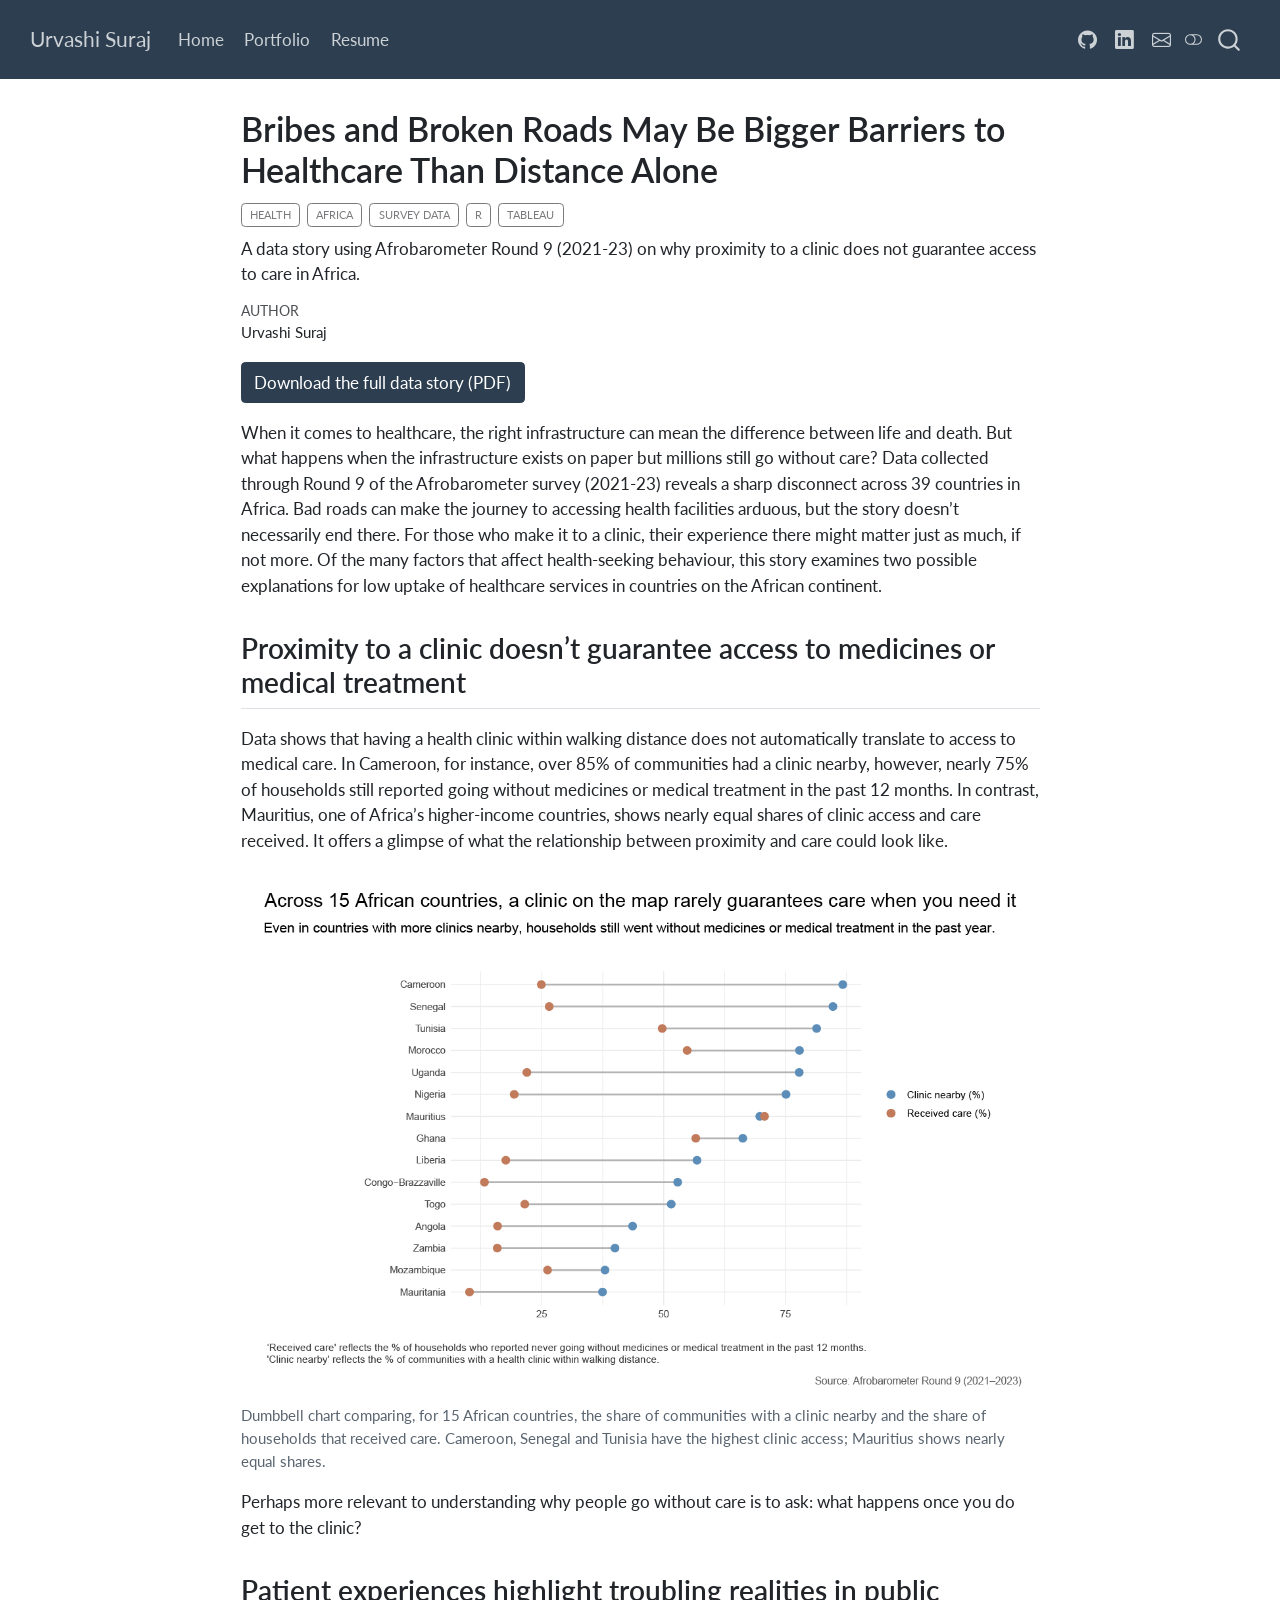
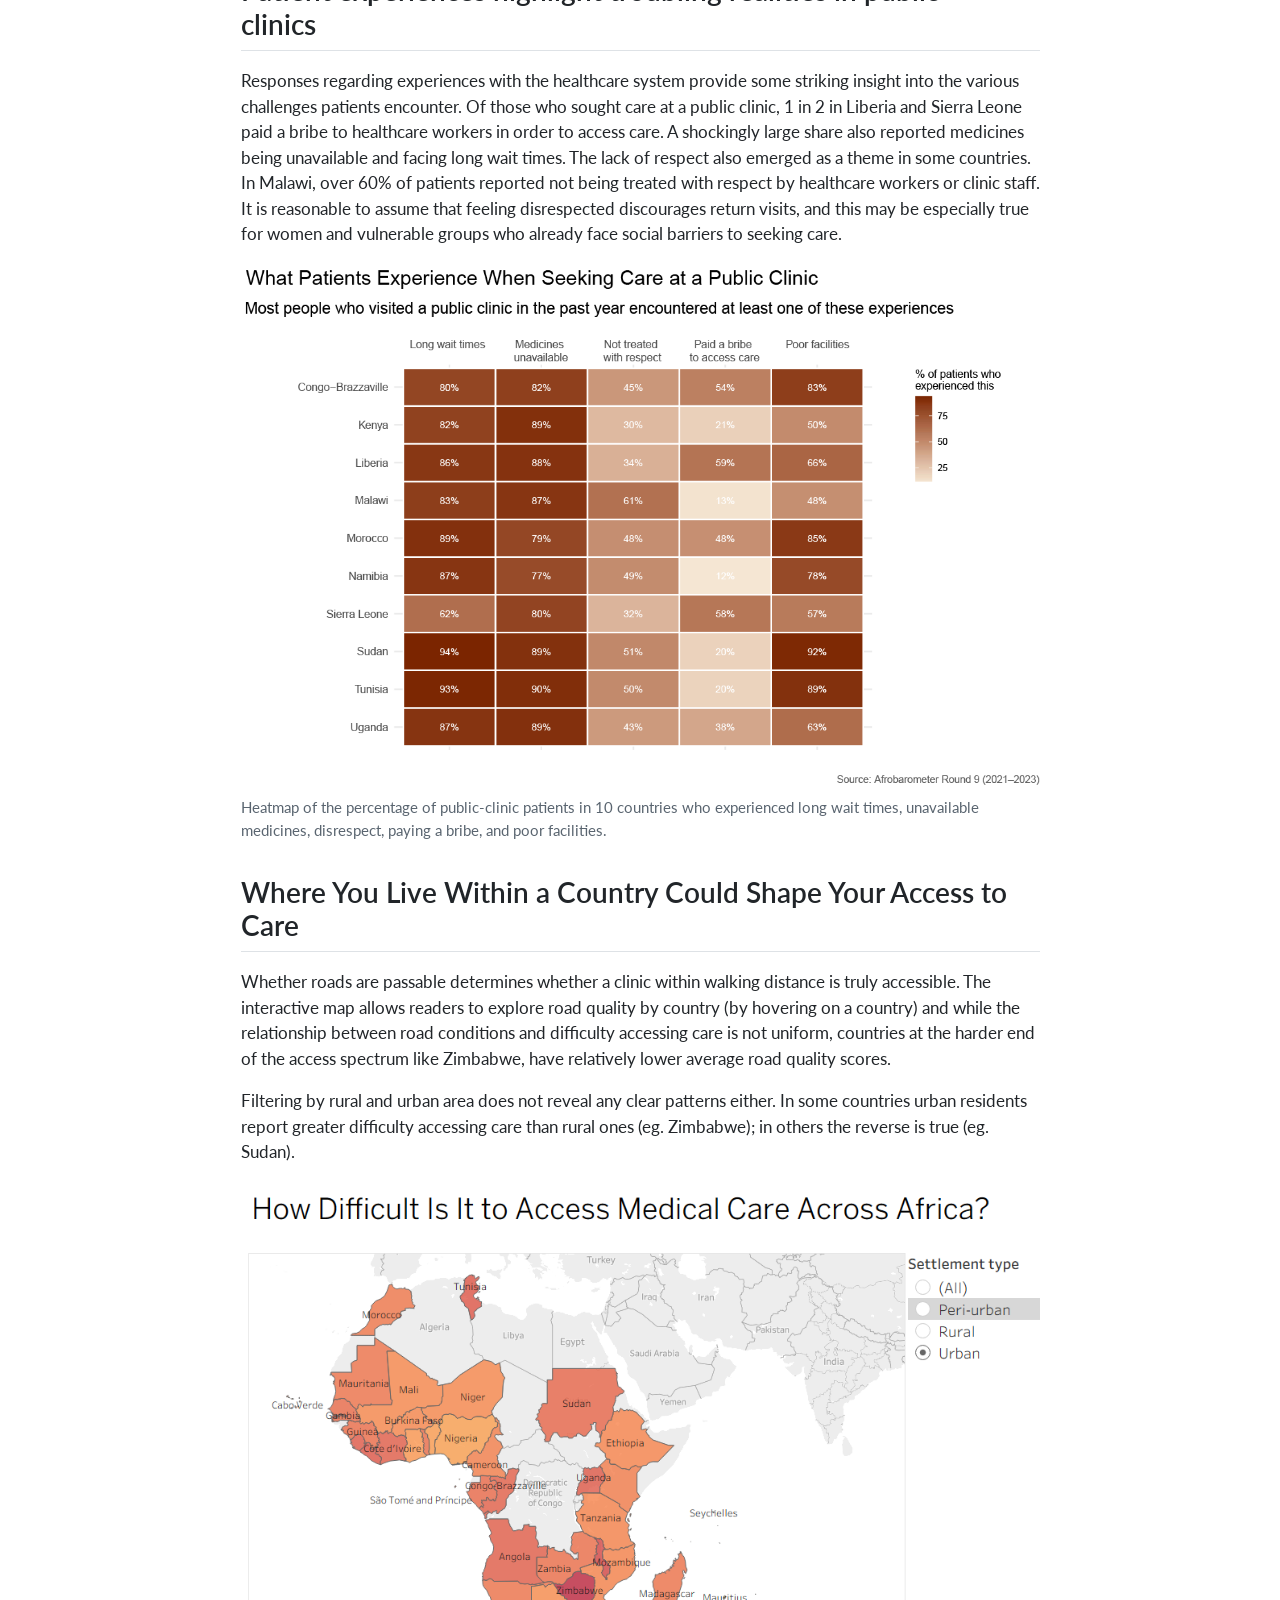
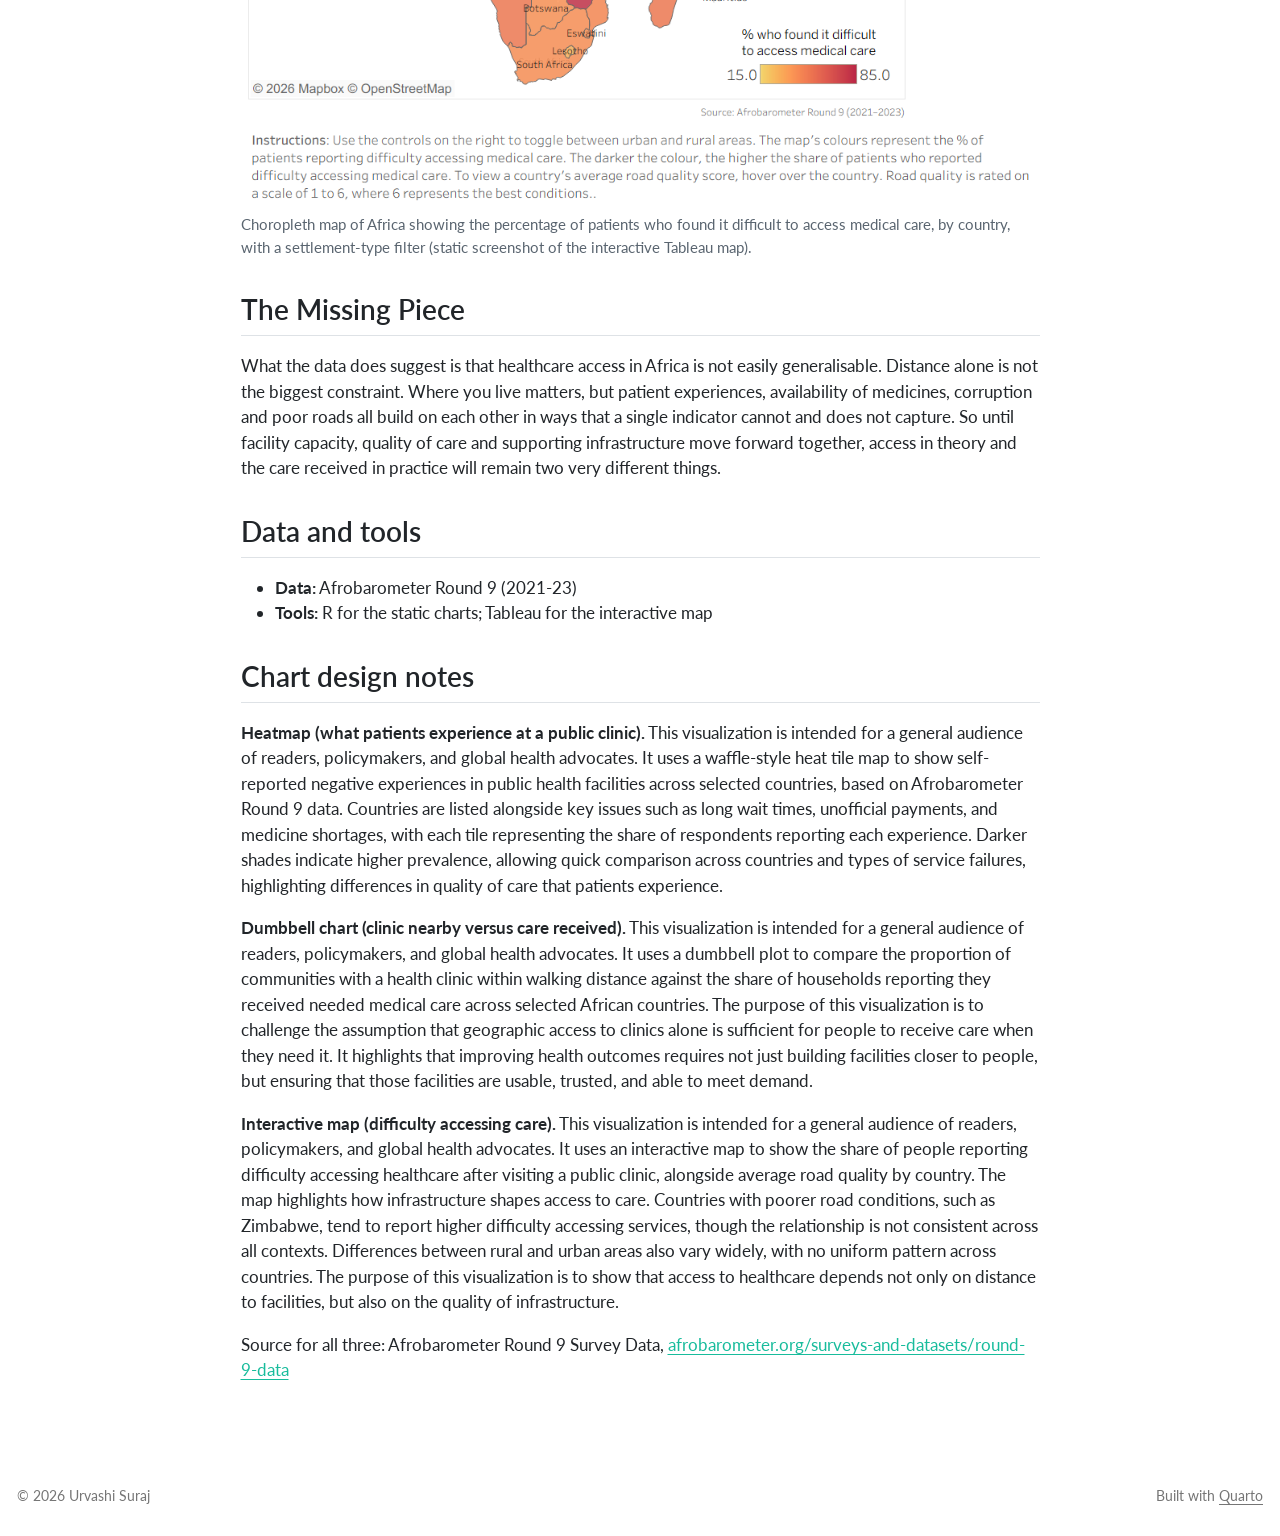
<file: docs/projects/afrobarometer-healthcare-access/index.html>
<!DOCTYPE html>
<html xmlns="http://www.w3.org/1999/xhtml" lang="en" xml:lang="en"><head>

<meta charset="utf-8">
<meta name="generator" content="quarto-1.11.9">

<meta name="viewport" content="width=device-width, initial-scale=1.0, user-scalable=yes">

<meta name="author" content="Urvashi Suraj">
<meta name="description" content="A data story using Afrobarometer Round 9 (2021-23) on why proximity to a clinic does not guarantee access to care in Africa.">

<title>Bribes and Broken Roads May Be Bigger Barriers to Healthcare Than Distance Alone – Urvashi Suraj</title>
<style>
/* Default styles provided by pandoc.
** See https://pandoc.org/MANUAL.html#variables-for-html for config info.
*/
span.smallcaps{font-variant: small-caps;}
div.columns{display: flex; gap: 1.5em;}
div.column{flex: auto;}
@media screen {
div.columns{gap: min(4vw, 1.5em);}
div.column{overflow-x: auto;}
}
div.hanging-indent{margin-left: 1.5em; text-indent: -1.5em;}
ul.task-list{list-style: none;}
ul.task-list li input[type="checkbox"] {
  width: 0.8em;
  margin: 0 0.8em 0.2em -1em; /* quarto-specific, see https://github.com/quarto-dev/quarto-cli/issues/4556 */ 
  vertical-align: middle;
}
</style>


<script src="../../site_libs/quarto-nav/quarto-nav.js"></script>
<script src="../../site_libs/quarto-nav/headroom.min.js"></script>
<script src="../../site_libs/clipboard/clipboard.min.js"></script>
<script src="../../site_libs/quarto-search/autocomplete.umd.js"></script>
<script src="../../site_libs/quarto-search/fuse.min.js"></script>
<script src="../../site_libs/quarto-search/quarto-search.js"></script>
<meta name="quarto:offset" content="../../">
<script src="../../site_libs/quarto-html/quarto.js" type="module"></script>
<script src="../../site_libs/quarto-html/tabsets/tabsets.js" type="module"></script>
<script src="../../site_libs/quarto-html/scrollable-regions/scrollable-regions.js" type="module"></script>
<script src="../../site_libs/quarto-html/popper.min.js"></script>
<script src="../../site_libs/quarto-html/tippy.umd.min.js"></script>
<script src="../../site_libs/quarto-html/anchor.min.js"></script>
<link href="../../site_libs/quarto-html/tippy.css" rel="stylesheet">
<link href="../../site_libs/quarto-html/quarto-syntax-highlighting-63b5708e65d6cd79cd7618c58d0c21e7.css" rel="stylesheet" class="quarto-color-scheme" id="quarto-text-highlighting-styles">
<link href="../../site_libs/quarto-html/quarto-syntax-highlighting-dark-447e42e69aaa9833c0ba1b986f430b20.css" rel="stylesheet" class="quarto-color-scheme quarto-color-alternate" id="quarto-text-highlighting-styles">
<link href="../../site_libs/quarto-html/quarto-syntax-highlighting-63b5708e65d6cd79cd7618c58d0c21e7.css" rel="stylesheet" class="quarto-color-scheme-extra" id="quarto-text-highlighting-styles">
<script src="../../site_libs/bootstrap/bootstrap.min.js"></script>
<link href="../../site_libs/bootstrap/bootstrap-icons.css" rel="stylesheet">
<link href="../../site_libs/bootstrap/bootstrap-4f284bd4e9ed61fbc505966a4ed2d220.min.css" rel="stylesheet" append-hash="true" class="quarto-color-scheme" id="quarto-bootstrap" data-mode="light">
<link href="../../site_libs/bootstrap/bootstrap-dark-9b3cc0c826b4a59f2dc288e70fb3f2be.min.css" rel="stylesheet" append-hash="true" class="quarto-color-scheme quarto-color-alternate" id="quarto-bootstrap" data-mode="dark">
<link href="../../site_libs/bootstrap/bootstrap-4f284bd4e9ed61fbc505966a4ed2d220.min.css" rel="stylesheet" append-hash="true" class="quarto-color-scheme-extra" id="quarto-bootstrap" data-mode="light">
<script id="quarto-search-options" type="application/json">{
  "location": "navbar",
  "copy-button": false,
  "collapse-after": 3,
  "panel-placement": "end",
  "type": "overlay",
  "limit": 50,
  "keyboard-shortcut": [
    "f",
    "/",
    "s"
  ],
  "show-item-context": false,
  "language": {
    "search-no-results-text": "No results",
    "search-matching-documents-text": "matching documents",
    "search-copy-link-title": "Copy link to search",
    "search-hide-matches-text": "Hide additional matches",
    "search-more-match-text": "more match in this document",
    "search-more-matches-text": "more matches in this document",
    "search-clear-button-title": "Clear",
    "search-text-placeholder": "",
    "search-detached-cancel-button-title": "Cancel",
    "search-submit-button-title": "Submit",
    "search-label": "Search"
  }
}</script>


</head>

<body class="nav-fixed fullcontent quarto-light"><a id="quarto-skip-link" class="visually-hidden-focusable" href="#quarto-document-content">Skip to main content</a><script id="quarto-html-before-body" type="application/javascript">
    const toggleBodyColorMode = (bsSheetEl) => {
      const mode = bsSheetEl.getAttribute("data-mode");
      const bodyEl = window.document.querySelector("body");
      if (mode === "dark") {
        bodyEl.classList.add("quarto-dark");
        bodyEl.classList.remove("quarto-light");
      } else {
        bodyEl.classList.add("quarto-light");
        bodyEl.classList.remove("quarto-dark");
      }
    }
    const toggleBodyColorPrimary = () => {
      const bsSheetEl = window.document.querySelector("link#quarto-bootstrap:not([rel=disabled-stylesheet])");
      if (bsSheetEl) {
        toggleBodyColorMode(bsSheetEl);
      }
    }
    const setColorSchemeToggle = (alternate) => {
      const toggles = window.document.querySelectorAll('.quarto-color-scheme-toggle');
      for (let i=0; i < toggles.length; i++) {
        const toggle = toggles[i];
        if (toggle) {
          toggle.setAttribute("aria-checked", alternate ? "true" : "false");
          if (alternate) {
            toggle.classList.add("alternate");
          } else {
            toggle.classList.remove("alternate");
          }
        }
      }
    };
    const toggleColorMode = (alternate) => {
      // Switch the stylesheets
      const primaryStylesheets = window.document.querySelectorAll('link.quarto-color-scheme:not(.quarto-color-alternate)');
      const alternateStylesheets = window.document.querySelectorAll('link.quarto-color-scheme.quarto-color-alternate');
      manageTransitions('#quarto-margin-sidebar .nav-link', false);
      if (alternate) {
        // note: dark is layered on light, we don't disable primary!
        enableStylesheet(alternateStylesheets);
        for (const sheetNode of alternateStylesheets) {
          if (sheetNode.id === "quarto-bootstrap") {
            toggleBodyColorMode(sheetNode);
          }
        }
      } else {
        disableStylesheet(alternateStylesheets);
        enableStylesheet(primaryStylesheets)
        toggleBodyColorPrimary();
      }
      manageTransitions('#quarto-margin-sidebar .nav-link', true);
      // Switch the toggles
      setColorSchemeToggle(alternate)
    }
    // Hack to workaround the fact that safari doesn't
    // properly recolor the scrollbar when toggling (#1455).
    // Not run on load: stylesheets are set before first paint there, and
    // scrolling would undo the scroll to a URL fragment (#14973).
    // The one pixel nudge keeps the reader where they were.
    const refreshSafariScrollbar = () => {
      if (navigator.userAgent.indexOf('Safari') > 0 && navigator.userAgent.indexOf('Chrome') == -1) {
        manageTransitions("body", false);
        const scrollY = window.scrollY;
        window.scrollTo(0, scrollY > 0 ? scrollY - 1 : 1);
        setTimeout(() => {
          window.scrollTo(0, scrollY);
          manageTransitions("body", true);
        }, 40);
      }
    }
    const disableStylesheet = (stylesheets) => {
      for (let i=0; i < stylesheets.length; i++) {
        const stylesheet = stylesheets[i];
        stylesheet.rel = 'disabled-stylesheet';
      }
    }
    const enableStylesheet = (stylesheets) => {
      for (let i=0; i < stylesheets.length; i++) {
        const stylesheet = stylesheets[i];
        if(stylesheet.rel !== 'stylesheet') { // for Chrome, which will still FOUC without this check
          stylesheet.rel = 'stylesheet';
        }
      }
    }
    const manageTransitions = (selector, allowTransitions) => {
      const els = window.document.querySelectorAll(selector);
      for (let i=0; i < els.length; i++) {
        const el = els[i];
        if (allowTransitions) {
          el.classList.remove('notransition');
        } else {
          el.classList.add('notransition');
        }
      }
    }
    const isFileUrl = () => {
      return window.location.protocol === 'file:';
    }
    const hasAlternateSentinel = () => {
      let styleSentinel = getColorSchemeSentinel();
      if (styleSentinel !== null) {
        return styleSentinel === "alternate";
      } else {
        return false;
      }
    }
    const setStyleSentinel = (alternate) => {
      const value = alternate ? "alternate" : "default";
      if (!isFileUrl()) {
        window.localStorage.setItem("quarto-color-scheme", value);
      } else {
        localAlternateSentinel = value;
      }
    }
    const getColorSchemeSentinel = () => {
      if (!isFileUrl()) {
        const storageValue = window.localStorage.getItem("quarto-color-scheme");
        return storageValue != null ? storageValue : localAlternateSentinel;
      } else {
        return localAlternateSentinel;
      }
    }
    const toggleGiscusIfUsed = (isAlternate, darkModeDefault) => {
      const baseTheme = document.querySelector('#giscus-base-theme')?.value ?? 'light';
      const alternateTheme = document.querySelector('#giscus-alt-theme')?.value ?? 'dark';
      let newTheme = '';
      if(authorPrefersDark) {
        newTheme = isAlternate ? baseTheme : alternateTheme;
      } else {
        newTheme = isAlternate ? alternateTheme : baseTheme;
      }
      const changeGiscusTheme = () => {
        // From: https://github.com/giscus/giscus/issues/336
        const sendMessage = (message) => {
          const iframe = document.querySelector('iframe.giscus-frame');
          if (!iframe) return;
          iframe.contentWindow.postMessage({ giscus: message }, 'https://giscus.app');
        }
        sendMessage({
          setConfig: {
            theme: newTheme
          }
        });
      }
      const isGiscussLoaded = window.document.querySelector('iframe.giscus-frame') !== null;
      if (isGiscussLoaded) {
        changeGiscusTheme();
      }
    };
    const authorPrefersDark = false;
    const darkModeDefault = authorPrefersDark;
      document.querySelector('link#quarto-text-highlighting-styles.quarto-color-scheme-extra').rel = 'disabled-stylesheet';
      document.querySelector('link#quarto-bootstrap.quarto-color-scheme-extra').rel = 'disabled-stylesheet';
    let localAlternateSentinel = darkModeDefault ? 'alternate' : 'default';
    // Dark / light mode switch
    window.quartoToggleColorScheme = () => {
      // Read the current dark / light value
      let toAlternate = !hasAlternateSentinel();
      toggleColorMode(toAlternate);
      refreshSafariScrollbar();
      setStyleSentinel(toAlternate);
      toggleGiscusIfUsed(toAlternate, darkModeDefault);
      window.dispatchEvent(new Event('resize'));
    };
    // Switch to dark mode if need be
    if (hasAlternateSentinel()) {
      toggleColorMode(true);
    } else {
      toggleColorMode(false);
    }
  </script>

<div id="quarto-search-results"></div>
  <header id="quarto-header" class="headroom fixed-top">
    <nav class="navbar navbar-expand-lg " data-bs-theme="dark" aria-label="Site">
      <div class="navbar-container container-fluid">
      <div class="navbar-brand-container mx-auto">
    <a class="navbar-brand" href="../../index.html">
    <span class="navbar-title">Urvashi Suraj</span>
    </a>
  </div>
          <button class="navbar-toggler" type="button" data-bs-toggle="collapse" data-bs-target="#navbarCollapse" aria-controls="navbarCollapse" aria-expanded="false" aria-label="Toggle navigation" onclick="if (window.quartoToggleHeadroom) { window.quartoToggleHeadroom(); }">
  <span class="navbar-toggler-icon"></span>
</button>
          <div class="collapse navbar-collapse" id="navbarCollapse">
            <ul class="navbar-nav navbar-nav-scroll me-auto">
  <li class="nav-item">
    <a class="nav-link" href="../../index.html"> 
<span class="menu-text">Home</span></a>
  </li>  
  <li class="nav-item">
    <a class="nav-link" href="../../portfolio.html"> 
<span class="menu-text">Portfolio</span></a>
  </li>  
  <li class="nav-item">
    <a class="nav-link" href="../../resume.html"> 
<span class="menu-text">Resume</span></a>
  </li>  
</ul>
            <ul class="navbar-nav navbar-nav-scroll ms-auto">
  <li class="nav-item compact">
    <a class="nav-link" href="https://github.com/uu14-cmyk"> <i class="bi bi-github" role="img" aria-label="GitHub">
</i> 
<span class="menu-text"></span></a>
  </li>  
  <li class="nav-item compact">
    <a class="nav-link" href="https://www.linkedin.com/in/your-handle"> <i class="bi bi-linkedin" role="img" aria-label="LinkedIn">
</i> 
<span class="menu-text"></span></a>
  </li>  
  <li class="nav-item compact">
    <a class="nav-link" href="mailto:you@example.com"> <i class="bi bi-envelope" role="img" aria-label="Email">
</i> 
<span class="menu-text"></span></a>
  </li>  
</ul>
          </div> <!-- /navcollapse -->
            <div class="quarto-navbar-tools">
  <button type="button" role="switch" aria-checked="false" class="quarto-color-scheme-toggle quarto-navigation-tool  px-1" onclick="window.quartoToggleColorScheme(); return false;" title="Toggle dark mode" aria-label="Toggle dark mode"><i class="bi"></i></button>
</div>
            <div id="quarto-search" class="" title="Search"></div>
      </div> <!-- /container-fluid -->
    </nav>
</header>
<!-- content -->
<div id="quarto-content" class="quarto-container page-columns page-rows-contents page-layout-article page-navbar">
<!-- sidebar -->
<!-- margin-sidebar -->
    
<!-- main -->
<main class="content" id="quarto-document-content" tabindex="-1">


<header id="title-block-header" class="quarto-title-block default">
<div class="quarto-title">
<h1 class="title">Bribes and Broken Roads May Be Bigger Barriers to Healthcare Than Distance Alone</h1>
  <div class="quarto-categories">
    <div class="quarto-category">Health</div>
    <div class="quarto-category">Africa</div>
    <div class="quarto-category">Survey data</div>
    <div class="quarto-category">R</div>
    <div class="quarto-category">Tableau</div>
  </div>
  </div>

<div>
  <div class="description">
    A data story using Afrobarometer Round 9 (2021-23) on why proximity to a clinic does not guarantee access to care in Africa.
  </div>
</div>


<div class="quarto-title-meta">

    <div>
    <div class="quarto-title-meta-heading">Author</div>
    <div class="quarto-title-meta-contents">
             <p>Urvashi Suraj </p>
          </div>
  </div>
    
  
    
  </div>
  


</header>


<p><a href="data-story.pdf" class="btn btn-primary">Download the full data story (PDF)</a></p>
<p>When it comes to healthcare, the right infrastructure can mean the difference between life and death. But what happens when the infrastructure exists on paper but millions still go without care? Data collected through Round 9 of the Afrobarometer survey (2021-23) reveals a sharp disconnect across 39 countries in Africa. Bad roads can make the journey to accessing health facilities arduous, but the story doesn’t necessarily end there. For those who make it to a clinic, their experience there might matter just as much, if not more. Of the many factors that affect health-seeking behaviour, this story examines two possible explanations for low uptake of healthcare services in countries on the African continent.</p>
<section id="proximity-to-a-clinic-doesnt-guarantee-access-to-medicines-or-medical-treatment" class="level2">
<h2 class="anchored" data-anchor-id="proximity-to-a-clinic-doesnt-guarantee-access-to-medicines-or-medical-treatment">Proximity to a clinic doesn’t guarantee access to medicines or medical treatment</h2>
<p>Data shows that having a health clinic within walking distance does not automatically translate to access to medical care. In Cameroon, for instance, over 85% of communities had a clinic nearby, however, nearly 75% of households still reported going without medicines or medical treatment in the past 12 months. In contrast, Mauritius, one of Africa’s higher-income countries, shows nearly equal shares of clinic access and care received. It offers a glimpse of what the relationship between proximity and care could look like.</p>
<div class="quarto-figure quarto-figure-center">
<figure class="figure">
<p><img src="dumbbell.png" class="img-fluid figure-img" alt="Dumbbell chart for 15 African countries comparing the % of communities with a clinic nearby with the % of households that received care. In most countries the clinic-nearby value is far higher; in Mauritius the two are nearly equal."></p>
<figcaption>Dumbbell chart comparing, for 15 African countries, the share of communities with a clinic nearby and the share of households that received care. Cameroon, Senegal and Tunisia have the highest clinic access; Mauritius shows nearly equal shares.</figcaption>
</figure>
</div>
<p>Perhaps more relevant to understanding why people go without care is to ask: what happens once you do get to the clinic?</p>
</section>
<section id="patient-experiences-highlight-troubling-realities-in-public-clinics" class="level2">
<h2 class="anchored" data-anchor-id="patient-experiences-highlight-troubling-realities-in-public-clinics">Patient experiences highlight troubling realities in public clinics</h2>
<p>Responses regarding experiences with the healthcare system provide some striking insight into the various challenges patients encounter. Of those who sought care at a public clinic, 1 in 2 in Liberia and Sierra Leone paid a bribe to healthcare workers in order to access care. A shockingly large share also reported medicines being unavailable and facing long wait times. The lack of respect also emerged as a theme in some countries. In Malawi, over 60% of patients reported not being treated with respect by healthcare workers or clinic staff. It is reasonable to assume that feeling disrespected discourages return visits, and this may be especially true for women and vulnerable groups who already face social barriers to seeking care.</p>
<div class="quarto-figure quarto-figure-center">
<figure class="figure">
<p><img src="heatmap.png" class="img-fluid figure-img" alt="Heatmap with 10 countries as rows and five patient experiences as columns (long wait times, medicines unavailable, not treated with respect, paid a bribe to access care, poor facilities). Darker cells mean a higher share of patients; long waits and unavailable medicines are high almost everywhere."></p>
<figcaption>Heatmap of the percentage of public-clinic patients in 10 countries who experienced long wait times, unavailable medicines, disrespect, paying a bribe, and poor facilities.</figcaption>
</figure>
</div>
</section>
<section id="where-you-live-within-a-country-could-shape-your-access-to-care" class="level2">
<h2 class="anchored" data-anchor-id="where-you-live-within-a-country-could-shape-your-access-to-care">Where You Live Within a Country Could Shape Your Access to Care</h2>
<p>Whether roads are passable determines whether a clinic within walking distance is truly accessible. The interactive map allows readers to explore road quality by country (by hovering on a country) and while the relationship between road conditions and difficulty accessing care is not uniform, countries at the harder end of the access spectrum like Zimbabwe, have relatively lower average road quality scores.</p>
<p>Filtering by rural and urban area does not reveal any clear patterns either. In some countries urban residents report greater difficulty accessing care than rural ones (eg. Zimbabwe); in others the reverse is true (eg. Sudan).</p>
<div class="quarto-figure quarto-figure-center">
<figure class="figure">
<p><img src="map.png" class="img-fluid figure-img" alt="Choropleth map of Africa shaded from light yellow (15%) to dark red (85%) by the share of people who found it difficult to access medical care. Zimbabwe is the darkest country; the settlement-type filter is set to Urban."></p>
<figcaption>Choropleth map of Africa showing the percentage of patients who found it difficult to access medical care, by country, with a settlement-type filter (static screenshot of the interactive Tableau map).</figcaption>
</figure>
</div>
<!--
Once the Tableau Public viz is published, replace the static image above
with an embedded interactive version (swap in the real URL):

<iframe src="https://public.tableau.com/views/YOUR_WORKBOOK/YOUR_SHEET?:showVizHome=no&:embed=true"
        width="100%" height="800" style="border:0;" title="How Difficult Is It to Access Medical Care Across Africa?"></iframe>
-->
</section>
<section id="the-missing-piece" class="level2">
<h2 class="anchored" data-anchor-id="the-missing-piece">The Missing Piece</h2>
<p>What the data does suggest is that healthcare access in Africa is not easily generalisable. Distance alone is not the biggest constraint. Where you live matters, but patient experiences, availability of medicines, corruption and poor roads all build on each other in ways that a single indicator cannot and does not capture. So until facility capacity, quality of care and supporting infrastructure move forward together, access in theory and the care received in practice will remain two very different things.</p>
</section>
<section id="data-and-tools" class="level2">
<h2 class="anchored" data-anchor-id="data-and-tools">Data and tools</h2>
<ul>
<li><strong>Data:</strong> Afrobarometer Round 9 (2021-23)</li>
<li><strong>Tools:</strong> R for the static charts; Tableau for the interactive map</li>
</ul>
</section>
<section id="chart-design-notes" class="level2">
<h2 class="anchored" data-anchor-id="chart-design-notes">Chart design notes</h2>
<p><strong>Heatmap (what patients experience at a public clinic).</strong> This visualization is intended for a general audience of readers, policymakers, and global health advocates. It uses a waffle-style heat tile map to show self-reported negative experiences in public health facilities across selected countries, based on Afrobarometer Round 9 data. Countries are listed alongside key issues such as long wait times, unofficial payments, and medicine shortages, with each tile representing the share of respondents reporting each experience. Darker shades indicate higher prevalence, allowing quick comparison across countries and types of service failures, highlighting differences in quality of care that patients experience.</p>
<p><strong>Dumbbell chart (clinic nearby versus care received).</strong> This visualization is intended for a general audience of readers, policymakers, and global health advocates. It uses a dumbbell plot to compare the proportion of communities with a health clinic within walking distance against the share of households reporting they received needed medical care across selected African countries. The purpose of this visualization is to challenge the assumption that geographic access to clinics alone is sufficient for people to receive care when they need it. It highlights that improving health outcomes requires not just building facilities closer to people, but ensuring that those facilities are usable, trusted, and able to meet demand.</p>
<p><strong>Interactive map (difficulty accessing care).</strong> This visualization is intended for a general audience of readers, policymakers, and global health advocates. It uses an interactive map to show the share of people reporting difficulty accessing healthcare after visiting a public clinic, alongside average road quality by country. The map highlights how infrastructure shapes access to care. Countries with poorer road conditions, such as Zimbabwe, tend to report higher difficulty accessing services, though the relationship is not consistent across all contexts. Differences between rural and urban areas also vary widely, with no uniform pattern across countries. The purpose of this visualization is to show that access to healthcare depends not only on distance to facilities, but also on the quality of infrastructure.</p>
<p>Source for all three: Afrobarometer Round 9 Survey Data, <a href="https://www.afrobarometer.org/surveys-and-datasets/round-9-data/">afrobarometer.org/surveys-and-datasets/round-9-data</a></p>


</section>

</main> <!-- /main -->
<script id="quarto-html-after-body" type="application/javascript">
  window.document.addEventListener("DOMContentLoaded", function (event) {
    // Ensure there is a toggle, if there isn't float one in the top right
    if (window.document.querySelector('.quarto-color-scheme-toggle') === null) {
      const toggle = window.document.createElement('button');
      toggle.type = "button";
      toggle.setAttribute("role", "switch");
      toggle.setAttribute("aria-checked", "false");
      toggle.classList.add('top-right');
      toggle.classList.add('quarto-color-scheme-toggle');
      toggle.setAttribute("aria-label", "Toggle dark mode");
      toggle.onclick = function() { try { window.quartoToggleColorScheme(); } catch {} return false; };
      const i = window.document.createElement("i");
      i.classList.add('bi');
      toggle.appendChild(i);
      // Put the toggle in a landmark of its own, so that landmark navigation
      // can reach it.
      //
      // The container is always a fresh direct child of body, and the toggle is
      // never moved into page furniture that the theme or the author controls.
      // The toggle is positioned against the page, so any ancestor that
      // establishes a containing block captures it: a positioned element or a
      // grid for position: absolute, and transform, filter, will-change or
      // contain for position: fixed. A direct child of body has none of these
      // to inherit, and the shift when one appears is silent and visual.
      //
      // ARIA says a document should have at most one banner, and axe reports a
      // duplicate whether or not the banners carry distinct labels. So use a
      // header when the page has no banner yet, and a named region otherwise.
      //
      // A header is a banner wherever it sits, unless it is inside sectioning
      // content, so this cannot just look at the children of body: a custom
      // page layout wraps the title block header in a plain div. An explicit
      // role="banner" always counts.
      const sectioning = 'article, aside, main, nav, section, [role="article"], [role="complementary"], [role="main"], [role="navigation"], [role="region"]';
      const hasBanner = Array.from(
        window.document.querySelectorAll('header:not([role]), [role="banner"]')
      ).some(function(el) {
        return el.hasAttribute("role") || el.closest(sectioning) === null;
      });
      const container = window.document.createElement(hasBanner ? "div" : "header");
      if (hasBanner) {
        container.setAttribute("role", "region");
        container.setAttribute("aria-label", "Toggle dark mode");
      }
      container.classList.add('quarto-color-scheme-toggle-container');
      container.appendChild(toggle);
      window.document.body.appendChild(container);
    }
    setColorSchemeToggle(hasAlternateSentinel())
    const icon = "";
    const anchorJS = new window.AnchorJS();
    anchorJS.options = {
      placement: 'right',
      icon: icon
    };
    anchorJS.add('.anchored');
    const isCodeAnnotation = (el) => {
      for (const clz of el.classList) {
        if (clz.startsWith('code-annotation-')) {                     
          return true;
        }
      }
      return false;
    }
    const onCopySuccess = function(e) {
      // button target
      const button = e.trigger;
      // don't keep focus
      button.blur();
      // flash "checked"
      button.classList.add('code-copy-button-checked');
      var currentTitle = button.getAttribute("title");
      button.setAttribute("title", "Copied!");
      let tooltip;
      if (window.bootstrap) {
        button.setAttribute("data-bs-toggle", "tooltip");
        button.setAttribute("data-bs-placement", "left");
        button.setAttribute("data-bs-title", "Copied!");
        tooltip = new bootstrap.Tooltip(button, 
          { trigger: "manual", 
            customClass: "code-copy-button-tooltip",
            offset: [0, -8]});
        tooltip.show();    
      }
      setTimeout(function() {
        if (tooltip) {
          tooltip.hide();
          button.removeAttribute("data-bs-title");
          button.removeAttribute("data-bs-toggle");
          button.removeAttribute("data-bs-placement");
        }
        button.setAttribute("title", currentTitle);
        button.classList.remove('code-copy-button-checked');
      }, 1000);
      // clear code selection
      e.clearSelection();
    }
    const getTextToCopy = function(trigger) {
      const outerScaffold = trigger.parentElement.cloneNode(true);
      const codeEl = outerScaffold.querySelector('code');
      for (const childEl of codeEl.children) {
        if (isCodeAnnotation(childEl)) {
          childEl.remove();
        }
      }
      return codeEl.innerText;
    }
    const clipboard = new window.ClipboardJS('.code-copy-button:not([data-in-quarto-modal])', {
      text: getTextToCopy
    });
    clipboard.on('success', onCopySuccess);
    if (window.document.getElementById('quarto-embedded-source-code-modal')) {
      const clipboardModal = new window.ClipboardJS('.code-copy-button[data-in-quarto-modal]', {
        text: getTextToCopy,
        container: window.document.getElementById('quarto-embedded-source-code-modal')
      });
      clipboardModal.on('success', onCopySuccess);
    }
      var localhostRegex = new RegExp(/^(?:http|https):\/\/localhost\:?[0-9]*\//);
      var mailtoRegex = new RegExp(/^mailto:/);
        var filterRegex = new RegExp('/' + window.location.host + '/');
      var isInternal = (href) => {
          return filterRegex.test(href) || localhostRegex.test(href) || mailtoRegex.test(href);
      }
      // Inspect non-navigation links and adorn them if external
      window.quartoDecorateExternalLinks = function (root) {
     var links = (root || window.document).querySelectorAll('a[href]:not(.nav-link):not(.navbar-brand):not(.toc-action):not(.sidebar-link):not(.sidebar-item-toggle):not(.pagination-link):not(.no-external):not([aria-hidden]):not(.dropdown-item):not(.quarto-navigation-tool):not(.about-link)');
      for (var i=0; i<links.length; i++) {
        const link = links[i];
        if (!isInternal(link.href)) {
          // undo the damage that might have been done by quarto-nav.js in the case of
          // links that we want to consider external
          if (link.dataset.originalHref !== undefined) {
            link.href = link.dataset.originalHref;
          }
          if (!link.classList.contains('no-external-icon')) {
          }
        }
      }
      };
      window.quartoDecorateExternalLinks(window.document);
    // Esc closes the popup (WCAG 1.4.13) and focus leaving both trigger and
    // popup closes it (WCAG 2.4.11); tippy handles neither for interactive popups.
    const hideOnEscAndFocusOut = {
      name: 'hideOnEscAndFocusOut',
      defaultValue: true,
      fn(instance) {
        const dismiss = () => {
          // A show scheduled by the trigger delay would otherwise reopen it
          instance.clearDelayTimeouts();
          instance.hide();
        };
        const onKeyDown = (event) => {
          if (event.key !== 'Escape') {
            return;
          }
          // Keep Esc from also reaching page handlers (e.g. reveal.js overview),
          // except an open reveal.js slide menu, which Esc should close too.
          // The menu handles keys only when its keyboard option is on.
          const menuHandlesEsc = window.Reveal?.getPlugin?.('menu')?.isOpen() &&
            window.Reveal.getConfig().menu?.keyboard !== false;
          if (!menuHandlesEsc) {
            event.stopPropagation();
          }
          if (instance.popper.contains(window.document.activeElement)) {
            // Disabled while refocusing so the focus trigger does not reopen it
            instance.disable();
            instance.reference.focus();
            instance.enable();
          }
          dismiss();
        };
        const onFocusOut = (event) => {
          const target = event.relatedTarget;
          if (target && !instance.reference.contains(target) &&
              !instance.popper.contains(target)) {
            dismiss();
          }
        };
        // On the trigger too: a click trigger (code-annotations: select) has no
        // blur handling. Attached for the instance's lifetime so leaving the
        // trigger also cancels a show still pending on the trigger delay.
        instance.reference.addEventListener('focusout', onFocusOut);
        return {
          onShow() {
            window.document.addEventListener('keydown', onKeyDown, true);
            instance.popper.addEventListener('focusout', onFocusOut);
          },
          onHide() {
            window.document.removeEventListener('keydown', onKeyDown, true);
            instance.popper.removeEventListener('focusout', onFocusOut);
          },
          onDestroy() {
            instance.reference.removeEventListener('focusout', onFocusOut);
          },
        };
      },
    };
    function tippyHover(el, contentFn, onTriggerFn, onUntriggerFn) {
      const config = {
        allowHTML: true,
        maxWidth: 500,
        delay: 100,
        arrow: false,
        appendTo: function(el) {
            return el.parentElement;
        },
        interactive: true,
        interactiveBorder: 10,
        theme: 'quarto',
        placement: 'bottom-start',
        plugins: [hideOnEscAndFocusOut],
      };
      if (contentFn) {
        config.content = contentFn;
      }
      if (onTriggerFn) {
        config.onTrigger = onTriggerFn;
      }
      if (onUntriggerFn) {
        config.onUntrigger = onUntriggerFn;
      }
      window.tippy(el, config); 
    }
    const noterefs = window.document.querySelectorAll('a[role="doc-noteref"]');
    for (var i=0; i<noterefs.length; i++) {
      const ref = noterefs[i];
      tippyHover(ref, function() {
        // use id or data attribute instead here
        let href = ref.getAttribute('data-footnote-href') || ref.getAttribute('href');
        try { href = new URL(href).hash; } catch {}
        const id = href.replace(/^#\/?/, "");
        const note = window.document.getElementById(id);
        if (note) {
          return note.innerHTML;
        } else {
          return "";
        }
      });
    }
    const xrefs = window.document.querySelectorAll('a.quarto-xref');
    const processXRef = (id, note) => {
      // Strip column container classes
      const stripColumnClz = (el) => {
        el.classList.remove("page-full", "page-columns");
        if (el.children) {
          for (const child of el.children) {
            stripColumnClz(child);
          }
        }
      }
      stripColumnClz(note)
      if (id === null || id.startsWith('sec-')) {
        // Special case sections, only their first couple elements
        const container = document.createElement("div");
        if (note.children && note.children.length > 2) {
          container.appendChild(note.children[0].cloneNode(true));
          for (let i = 1; i < note.children.length; i++) {
            const child = note.children[i];
            if (child.tagName === "P" && child.innerText === "") {
              continue;
            } else {
              container.appendChild(child.cloneNode(true));
              break;
            }
          }
          if (window.Quarto?.typesetMath) {
            window.Quarto.typesetMath(container);
          }
          return container.innerHTML
        } else {
          if (window.Quarto?.typesetMath) {
            window.Quarto.typesetMath(note);
          }
          return note.innerHTML;
        }
      } else {
        // Remove any anchor links if they are present
        const anchorLink = note.querySelector('a.anchorjs-link');
        if (anchorLink) {
          anchorLink.remove();
        }
        if (window.Quarto?.typesetMath) {
          window.Quarto.typesetMath(note);
        }
        if (note.classList.contains("callout")) {
          return note.outerHTML;
        } else {
          return note.innerHTML;
        }
      }
    }
    for (var i=0; i<xrefs.length; i++) {
      const xref = xrefs[i];
      tippyHover(xref, undefined, function(instance) {
        instance.disable();
        let url = xref.getAttribute('href');
        let hash = undefined; 
        if (url.startsWith('#')) {
          hash = url;
        } else {
          try { hash = new URL(url).hash; } catch {}
        }
        if (hash) {
          const id = hash.replace(/^#\/?/, "");
          const note = window.document.getElementById(id);
          if (note !== null) {
            try {
              const html = processXRef(id, note.cloneNode(true));
              instance.setContent(html);
            } finally {
              instance.enable();
              instance.show();
            }
          } else {
            // See if we can fetch this
            fetch(url.split('#')[0])
            .then(res => res.text())
            .then(html => {
              const parser = new DOMParser();
              const htmlDoc = parser.parseFromString(html, "text/html");
              const note = htmlDoc.getElementById(id);
              if (note !== null) {
                const html = processXRef(id, note);
                instance.setContent(html);
              } 
            }).finally(() => {
              instance.enable();
              instance.show();
            });
          }
        } else {
          // See if we can fetch a full url (with no hash to target)
          // This is a special case and we should probably do some content thinning / targeting
          fetch(url)
          .then(res => res.text())
          .then(html => {
            const parser = new DOMParser();
            const htmlDoc = parser.parseFromString(html, "text/html");
            const note = htmlDoc.querySelector('main.content');
            if (note !== null) {
              // This should only happen for chapter cross references
              // (since there is no id in the URL)
              // remove the first header
              if (note.children.length > 0 && note.children[0].tagName === "HEADER") {
                note.children[0].remove();
              }
              const html = processXRef(null, note);
              instance.setContent(html);
            } 
          }).finally(() => {
            instance.enable();
            instance.show();
          });
        }
      }, function(instance) {
      });
    }
        let selectedAnnoteEl;
        const selectorForAnnotation = ( cell, annotation) => {
          let cellAttr = 'data-code-cell="' + cell + '"';
          let lineAttr = 'data-code-annotation="' +  annotation + '"';
          const selector = 'span[' + cellAttr + '][' + lineAttr + ']';
          return selector;
        }
        const selectCodeLines = (annoteEl) => {
          const doc = window.document;
          const targetCell = annoteEl.getAttribute("data-target-cell");
          const targetAnnotation = annoteEl.getAttribute("data-target-annotation");
          const annoteSpan = window.document.querySelector(selectorForAnnotation(targetCell, targetAnnotation));
          const lines = annoteSpan.getAttribute("data-code-lines").split(",");
          const lineIds = lines.map((line) => {
            return targetCell + "-" + line;
          })
          // Each band is positioned against its own containing block, which is
          // not the offsetParent of the lines, so place it from client rects.
          const placeBand = (band, firstEl, lastEl, codeBlock) => {
            const container = band.offsetParent;
            if (container === null) {
              return;
            }
            const containerRect = container.getBoundingClientRect();
            // Reveal.js scales slides with a transform, so convert client
            // pixels back to the CSS pixels of the container.
            const scale = containerRect.height / container.offsetHeight || 1;
            const firstRect = firstEl.getBoundingClientRect();
            const lastRect = lastEl.getBoundingClientRect();
            const top = (firstRect.top - containerRect.top) / scale - container.clientTop + container.scrollTop;
            const height = (lastRect.bottom - firstRect.top) / scale;
            band.style.top = top - 2 + "px";
            band.style.height = height + 4 + "px";
            if (codeBlock) {
              // Without the copy button wrapper, the containing block is wider
              // than the code block, so span the code block explicitly.
              const blockRect = codeBlock.getBoundingClientRect();
              band.style.left = (blockRect.left - containerRect.left) / scale - container.clientLeft + container.scrollLeft + "px";
              band.style.width = blockRect.width / scale + "px";
            }
          };
          if (lineIds.length > 0) {
            const el = window.document.getElementById(lineIds[0]);
            const lastEl = window.document.getElementById(lineIds[lineIds.length - 1]);
            const parent = el.parentElement.parentElement;
            // cook up a div (if necessary) and position it
            let div = window.document.getElementById("code-annotation-line-highlight");
            if (div === null) {
              div = window.document.createElement("div");
              div.setAttribute("id", "code-annotation-line-highlight");
              div.style.position = 'absolute';
              parent.appendChild(div);
            }
            placeBand(div, el, lastEl, parent.closest("div.sourceCode") || parent);
            let gutterDiv = window.document.getElementById("code-annotation-line-highlight-gutter");
            if (gutterDiv === null) {
              gutterDiv = window.document.createElement("div");
              gutterDiv.setAttribute("id", "code-annotation-line-highlight-gutter");
              gutterDiv.style.position = 'absolute';
              const codeCell = window.document.getElementById(targetCell);
              const gutter = codeCell.querySelector('.code-annotation-gutter');
              gutter.appendChild(gutterDiv);
            }
            placeBand(gutterDiv, el, lastEl);
            selectedAnnoteEl = annoteEl;
          }
        };
        const unselectCodeLines = () => {
          const elementsIds = ["code-annotation-line-highlight", "code-annotation-line-highlight-gutter"];
          elementsIds.forEach((elId) => {
            const div = window.document.getElementById(elId);
            if (div) {
              div.remove();
            }
          });
          selectedAnnoteEl = undefined;
        };
          // Handle positioning of the toggle
      window.addEventListener(
        "resize",
        throttle(() => {
          elRect = undefined;
          if (selectedAnnoteEl) {
            selectCodeLines(selectedAnnoteEl);
          }
        }, 10)
      );
      function throttle(fn, ms) {
      let throttle = false;
      let timer;
        return (...args) => {
          if(!throttle) { // first call gets through
              fn.apply(this, args);
              throttle = true;
          } else { // all the others get throttled
              if(timer) clearTimeout(timer); // cancel #2
              timer = setTimeout(() => {
                fn.apply(this, args);
                timer = throttle = false;
              }, ms);
          }
        };
      }
        // Attach click handler to the DT
        const annoteDls = window.document.querySelectorAll('dt[data-target-cell]');
        for (const annoteDlNode of annoteDls) {
          annoteDlNode.addEventListener('click', (event) => {
            const clickedEl = event.target;
            if (clickedEl !== selectedAnnoteEl) {
              unselectCodeLines();
              const activeEl = window.document.querySelector('dt[data-target-cell].code-annotation-active');
              if (activeEl) {
                activeEl.classList.remove('code-annotation-active');
              }
              selectCodeLines(clickedEl);
              clickedEl.classList.add('code-annotation-active');
            } else {
              // Unselect the line
              unselectCodeLines();
              clickedEl.classList.remove('code-annotation-active');
            }
          });
        }
    const findCites = (el) => {
      const parentEl = el.parentElement;
      if (parentEl) {
        const cites = parentEl.dataset.cites;
        if (cites) {
          return {
            el,
            cites: cites.split(' ')
          };
        } else {
          return findCites(el.parentElement)
        }
      } else {
        return undefined;
      }
    };
    var bibliorefs = window.document.querySelectorAll('a[role="doc-biblioref"]');
    for (var i=0; i<bibliorefs.length; i++) {
      const ref = bibliorefs[i];
      const citeInfo = findCites(ref);
      if (citeInfo) {
        tippyHover(citeInfo.el, function() {
          var popup = window.document.createElement('div');
          citeInfo.cites.forEach(function(cite) {
            var citeDiv = window.document.createElement('div');
            citeDiv.classList.add('hanging-indent');
            citeDiv.classList.add('csl-entry');
            var biblioDiv = window.document.getElementById('ref-' + cite);
            if (biblioDiv) {
              citeDiv.innerHTML = biblioDiv.innerHTML;
            }
            popup.appendChild(citeDiv);
          });
          return popup.innerHTML;
        });
      }
    }
  });
  </script>
  <script type="application/javascript">
  window.quartoScrollableRegionsLabels = {"code":"Scrollable code","output":"Scrollable output"};
  </script>
</div> <!-- /content -->
<footer class="footer">
  <div class="nav-footer">
    <div class="nav-footer-left">
<p>© 2026 Urvashi Suraj</p>
</div>   
    <div class="nav-footer-center">
      &nbsp;
    </div>
    <div class="nav-footer-right">
<p>Built with <a href="https://quarto.org/">Quarto</a></p>
</div>
  </div>
</footer>




</body></html>
</file>
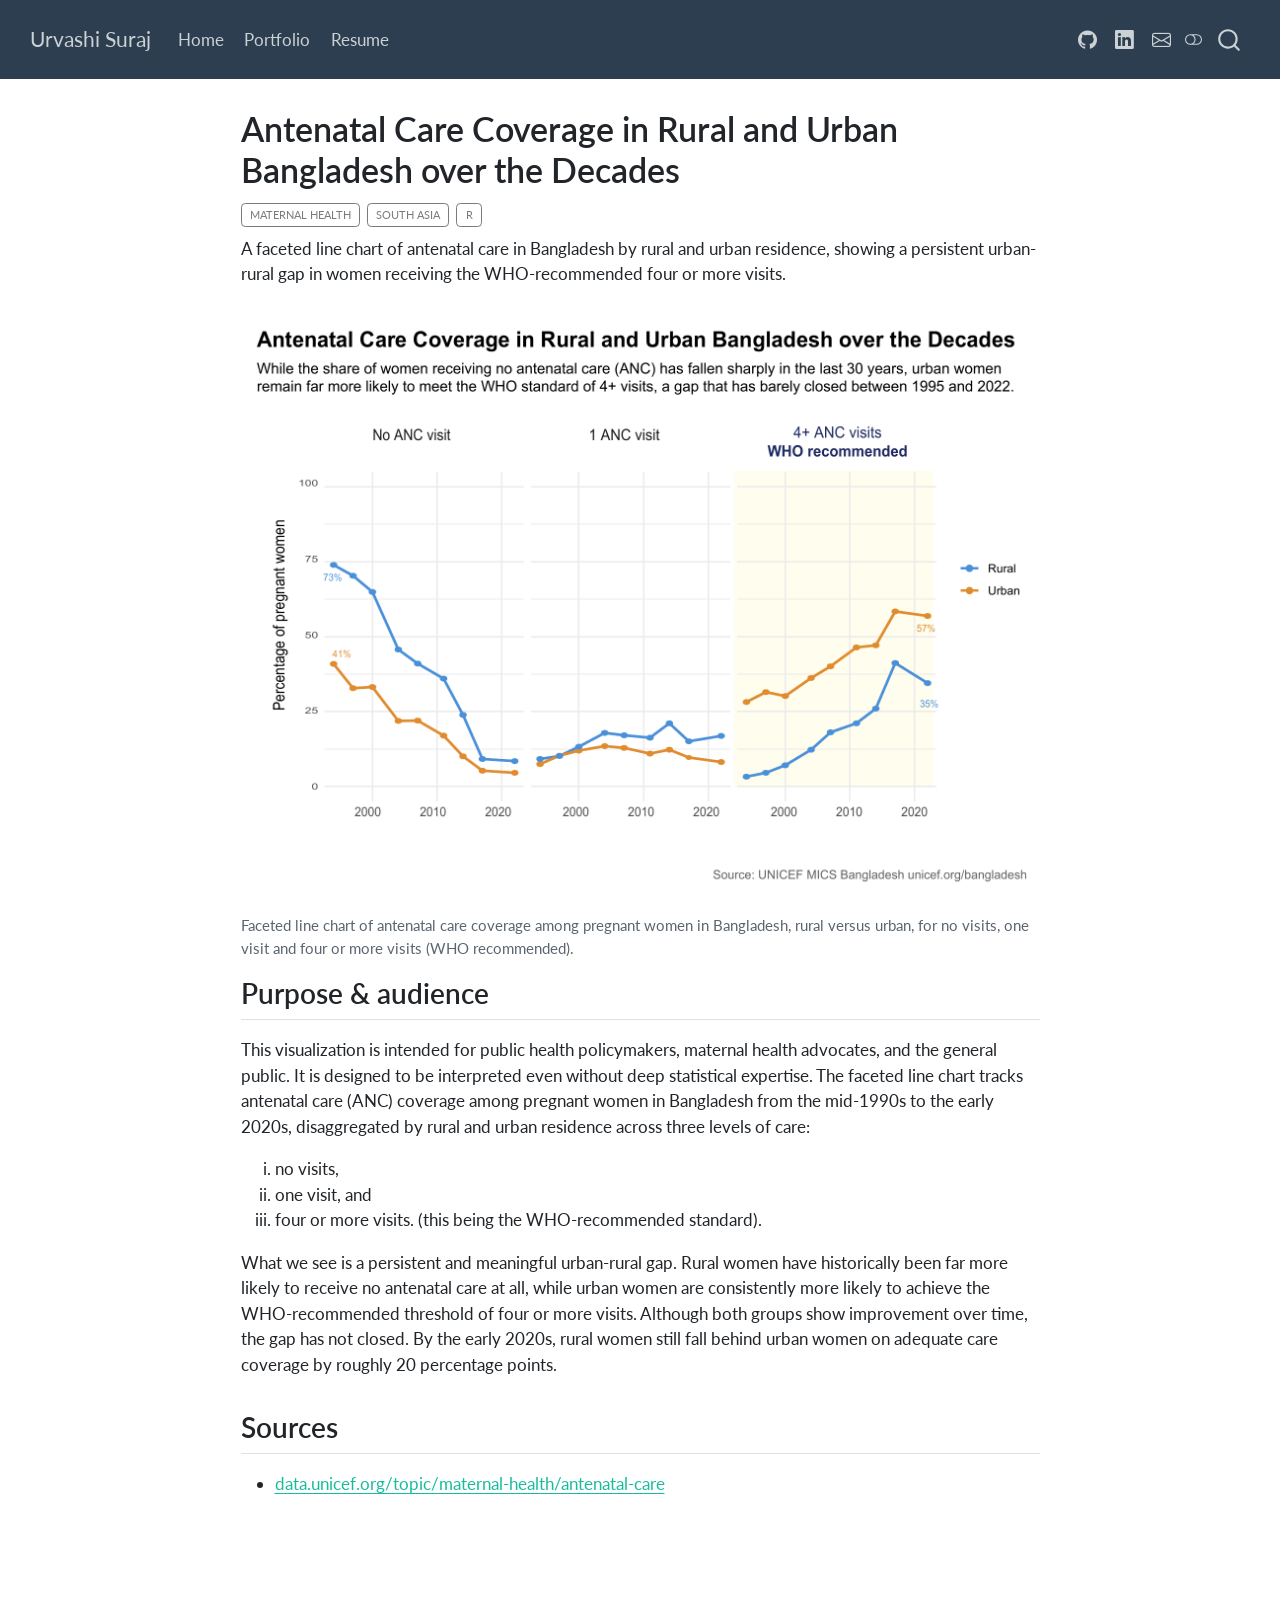
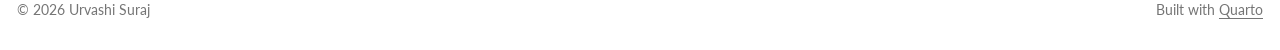
<file: docs/projects/antenatal-care-bangladesh/index.html>
<!DOCTYPE html>
<html xmlns="http://www.w3.org/1999/xhtml" lang="en" xml:lang="en"><head>

<meta charset="utf-8">
<meta name="generator" content="quarto-1.11.9">

<meta name="viewport" content="width=device-width, initial-scale=1.0, user-scalable=yes">

<meta name="description" content="A faceted line chart of antenatal care in Bangladesh by rural and urban residence, showing a persistent urban-rural gap in women receiving the WHO-recommended four or more visits.">

<title>Antenatal Care Coverage in Rural and Urban Bangladesh over the Decades – Urvashi Suraj</title>
<style>
/* Default styles provided by pandoc.
** See https://pandoc.org/MANUAL.html#variables-for-html for config info.
*/
span.smallcaps{font-variant: small-caps;}
div.columns{display: flex; gap: 1.5em;}
div.column{flex: auto;}
@media screen {
div.columns{gap: min(4vw, 1.5em);}
div.column{overflow-x: auto;}
}
div.hanging-indent{margin-left: 1.5em; text-indent: -1.5em;}
ul.task-list{list-style: none;}
ul.task-list li input[type="checkbox"] {
  width: 0.8em;
  margin: 0 0.8em 0.2em -1em; /* quarto-specific, see https://github.com/quarto-dev/quarto-cli/issues/4556 */ 
  vertical-align: middle;
}
</style>


<script src="../../site_libs/quarto-nav/quarto-nav.js"></script>
<script src="../../site_libs/quarto-nav/headroom.min.js"></script>
<script src="../../site_libs/clipboard/clipboard.min.js"></script>
<script src="../../site_libs/quarto-search/autocomplete.umd.js"></script>
<script src="../../site_libs/quarto-search/fuse.min.js"></script>
<script src="../../site_libs/quarto-search/quarto-search.js"></script>
<meta name="quarto:offset" content="../../">
<script src="../../site_libs/quarto-html/quarto.js" type="module"></script>
<script src="../../site_libs/quarto-html/tabsets/tabsets.js" type="module"></script>
<script src="../../site_libs/quarto-html/scrollable-regions/scrollable-regions.js" type="module"></script>
<script src="../../site_libs/quarto-html/popper.min.js"></script>
<script src="../../site_libs/quarto-html/tippy.umd.min.js"></script>
<script src="../../site_libs/quarto-html/anchor.min.js"></script>
<link href="../../site_libs/quarto-html/tippy.css" rel="stylesheet">
<link href="../../site_libs/quarto-html/quarto-syntax-highlighting-63b5708e65d6cd79cd7618c58d0c21e7.css" rel="stylesheet" class="quarto-color-scheme" id="quarto-text-highlighting-styles">
<link href="../../site_libs/quarto-html/quarto-syntax-highlighting-dark-447e42e69aaa9833c0ba1b986f430b20.css" rel="stylesheet" class="quarto-color-scheme quarto-color-alternate" id="quarto-text-highlighting-styles">
<link href="../../site_libs/quarto-html/quarto-syntax-highlighting-63b5708e65d6cd79cd7618c58d0c21e7.css" rel="stylesheet" class="quarto-color-scheme-extra" id="quarto-text-highlighting-styles">
<script src="../../site_libs/bootstrap/bootstrap.min.js"></script>
<link href="../../site_libs/bootstrap/bootstrap-icons.css" rel="stylesheet">
<link href="../../site_libs/bootstrap/bootstrap-4f284bd4e9ed61fbc505966a4ed2d220.min.css" rel="stylesheet" append-hash="true" class="quarto-color-scheme" id="quarto-bootstrap" data-mode="light">
<link href="../../site_libs/bootstrap/bootstrap-dark-9b3cc0c826b4a59f2dc288e70fb3f2be.min.css" rel="stylesheet" append-hash="true" class="quarto-color-scheme quarto-color-alternate" id="quarto-bootstrap" data-mode="dark">
<link href="../../site_libs/bootstrap/bootstrap-4f284bd4e9ed61fbc505966a4ed2d220.min.css" rel="stylesheet" append-hash="true" class="quarto-color-scheme-extra" id="quarto-bootstrap" data-mode="light">
<script id="quarto-search-options" type="application/json">{
  "location": "navbar",
  "copy-button": false,
  "collapse-after": 3,
  "panel-placement": "end",
  "type": "overlay",
  "limit": 50,
  "keyboard-shortcut": [
    "f",
    "/",
    "s"
  ],
  "show-item-context": false,
  "language": {
    "search-no-results-text": "No results",
    "search-matching-documents-text": "matching documents",
    "search-copy-link-title": "Copy link to search",
    "search-hide-matches-text": "Hide additional matches",
    "search-more-match-text": "more match in this document",
    "search-more-matches-text": "more matches in this document",
    "search-clear-button-title": "Clear",
    "search-text-placeholder": "",
    "search-detached-cancel-button-title": "Cancel",
    "search-submit-button-title": "Submit",
    "search-label": "Search"
  }
}</script>


</head>

<body class="nav-fixed fullcontent quarto-light"><a id="quarto-skip-link" class="visually-hidden-focusable" href="#quarto-document-content">Skip to main content</a><script id="quarto-html-before-body" type="application/javascript">
    const toggleBodyColorMode = (bsSheetEl) => {
      const mode = bsSheetEl.getAttribute("data-mode");
      const bodyEl = window.document.querySelector("body");
      if (mode === "dark") {
        bodyEl.classList.add("quarto-dark");
        bodyEl.classList.remove("quarto-light");
      } else {
        bodyEl.classList.add("quarto-light");
        bodyEl.classList.remove("quarto-dark");
      }
    }
    const toggleBodyColorPrimary = () => {
      const bsSheetEl = window.document.querySelector("link#quarto-bootstrap:not([rel=disabled-stylesheet])");
      if (bsSheetEl) {
        toggleBodyColorMode(bsSheetEl);
      }
    }
    const setColorSchemeToggle = (alternate) => {
      const toggles = window.document.querySelectorAll('.quarto-color-scheme-toggle');
      for (let i=0; i < toggles.length; i++) {
        const toggle = toggles[i];
        if (toggle) {
          toggle.setAttribute("aria-checked", alternate ? "true" : "false");
          if (alternate) {
            toggle.classList.add("alternate");
          } else {
            toggle.classList.remove("alternate");
          }
        }
      }
    };
    const toggleColorMode = (alternate) => {
      // Switch the stylesheets
      const primaryStylesheets = window.document.querySelectorAll('link.quarto-color-scheme:not(.quarto-color-alternate)');
      const alternateStylesheets = window.document.querySelectorAll('link.quarto-color-scheme.quarto-color-alternate');
      manageTransitions('#quarto-margin-sidebar .nav-link', false);
      if (alternate) {
        // note: dark is layered on light, we don't disable primary!
        enableStylesheet(alternateStylesheets);
        for (const sheetNode of alternateStylesheets) {
          if (sheetNode.id === "quarto-bootstrap") {
            toggleBodyColorMode(sheetNode);
          }
        }
      } else {
        disableStylesheet(alternateStylesheets);
        enableStylesheet(primaryStylesheets)
        toggleBodyColorPrimary();
      }
      manageTransitions('#quarto-margin-sidebar .nav-link', true);
      // Switch the toggles
      setColorSchemeToggle(alternate)
    }
    // Hack to workaround the fact that safari doesn't
    // properly recolor the scrollbar when toggling (#1455).
    // Not run on load: stylesheets are set before first paint there, and
    // scrolling would undo the scroll to a URL fragment (#14973).
    // The one pixel nudge keeps the reader where they were.
    const refreshSafariScrollbar = () => {
      if (navigator.userAgent.indexOf('Safari') > 0 && navigator.userAgent.indexOf('Chrome') == -1) {
        manageTransitions("body", false);
        const scrollY = window.scrollY;
        window.scrollTo(0, scrollY > 0 ? scrollY - 1 : 1);
        setTimeout(() => {
          window.scrollTo(0, scrollY);
          manageTransitions("body", true);
        }, 40);
      }
    }
    const disableStylesheet = (stylesheets) => {
      for (let i=0; i < stylesheets.length; i++) {
        const stylesheet = stylesheets[i];
        stylesheet.rel = 'disabled-stylesheet';
      }
    }
    const enableStylesheet = (stylesheets) => {
      for (let i=0; i < stylesheets.length; i++) {
        const stylesheet = stylesheets[i];
        if(stylesheet.rel !== 'stylesheet') { // for Chrome, which will still FOUC without this check
          stylesheet.rel = 'stylesheet';
        }
      }
    }
    const manageTransitions = (selector, allowTransitions) => {
      const els = window.document.querySelectorAll(selector);
      for (let i=0; i < els.length; i++) {
        const el = els[i];
        if (allowTransitions) {
          el.classList.remove('notransition');
        } else {
          el.classList.add('notransition');
        }
      }
    }
    const isFileUrl = () => {
      return window.location.protocol === 'file:';
    }
    const hasAlternateSentinel = () => {
      let styleSentinel = getColorSchemeSentinel();
      if (styleSentinel !== null) {
        return styleSentinel === "alternate";
      } else {
        return false;
      }
    }
    const setStyleSentinel = (alternate) => {
      const value = alternate ? "alternate" : "default";
      if (!isFileUrl()) {
        window.localStorage.setItem("quarto-color-scheme", value);
      } else {
        localAlternateSentinel = value;
      }
    }
    const getColorSchemeSentinel = () => {
      if (!isFileUrl()) {
        const storageValue = window.localStorage.getItem("quarto-color-scheme");
        return storageValue != null ? storageValue : localAlternateSentinel;
      } else {
        return localAlternateSentinel;
      }
    }
    const toggleGiscusIfUsed = (isAlternate, darkModeDefault) => {
      const baseTheme = document.querySelector('#giscus-base-theme')?.value ?? 'light';
      const alternateTheme = document.querySelector('#giscus-alt-theme')?.value ?? 'dark';
      let newTheme = '';
      if(authorPrefersDark) {
        newTheme = isAlternate ? baseTheme : alternateTheme;
      } else {
        newTheme = isAlternate ? alternateTheme : baseTheme;
      }
      const changeGiscusTheme = () => {
        // From: https://github.com/giscus/giscus/issues/336
        const sendMessage = (message) => {
          const iframe = document.querySelector('iframe.giscus-frame');
          if (!iframe) return;
          iframe.contentWindow.postMessage({ giscus: message }, 'https://giscus.app');
        }
        sendMessage({
          setConfig: {
            theme: newTheme
          }
        });
      }
      const isGiscussLoaded = window.document.querySelector('iframe.giscus-frame') !== null;
      if (isGiscussLoaded) {
        changeGiscusTheme();
      }
    };
    const authorPrefersDark = false;
    const darkModeDefault = authorPrefersDark;
      document.querySelector('link#quarto-text-highlighting-styles.quarto-color-scheme-extra').rel = 'disabled-stylesheet';
      document.querySelector('link#quarto-bootstrap.quarto-color-scheme-extra').rel = 'disabled-stylesheet';
    let localAlternateSentinel = darkModeDefault ? 'alternate' : 'default';
    // Dark / light mode switch
    window.quartoToggleColorScheme = () => {
      // Read the current dark / light value
      let toAlternate = !hasAlternateSentinel();
      toggleColorMode(toAlternate);
      refreshSafariScrollbar();
      setStyleSentinel(toAlternate);
      toggleGiscusIfUsed(toAlternate, darkModeDefault);
      window.dispatchEvent(new Event('resize'));
    };
    // Switch to dark mode if need be
    if (hasAlternateSentinel()) {
      toggleColorMode(true);
    } else {
      toggleColorMode(false);
    }
  </script>

<div id="quarto-search-results"></div>
  <header id="quarto-header" class="headroom fixed-top">
    <nav class="navbar navbar-expand-lg " data-bs-theme="dark" aria-label="Site">
      <div class="navbar-container container-fluid">
      <div class="navbar-brand-container mx-auto">
    <a class="navbar-brand" href="../../index.html">
    <span class="navbar-title">Urvashi Suraj</span>
    </a>
  </div>
          <button class="navbar-toggler" type="button" data-bs-toggle="collapse" data-bs-target="#navbarCollapse" aria-controls="navbarCollapse" aria-expanded="false" aria-label="Toggle navigation" onclick="if (window.quartoToggleHeadroom) { window.quartoToggleHeadroom(); }">
  <span class="navbar-toggler-icon"></span>
</button>
          <div class="collapse navbar-collapse" id="navbarCollapse">
            <ul class="navbar-nav navbar-nav-scroll me-auto">
  <li class="nav-item">
    <a class="nav-link" href="../../index.html"> 
<span class="menu-text">Home</span></a>
  </li>  
  <li class="nav-item">
    <a class="nav-link" href="../../portfolio.html"> 
<span class="menu-text">Portfolio</span></a>
  </li>  
  <li class="nav-item">
    <a class="nav-link" href="../../resume.html"> 
<span class="menu-text">Resume</span></a>
  </li>  
</ul>
            <ul class="navbar-nav navbar-nav-scroll ms-auto">
  <li class="nav-item compact">
    <a class="nav-link" href="https://github.com/uu14-cmyk"> <i class="bi bi-github" role="img" aria-label="GitHub">
</i> 
<span class="menu-text"></span></a>
  </li>  
  <li class="nav-item compact">
    <a class="nav-link" href="https://www.linkedin.com/in/your-handle"> <i class="bi bi-linkedin" role="img" aria-label="LinkedIn">
</i> 
<span class="menu-text"></span></a>
  </li>  
  <li class="nav-item compact">
    <a class="nav-link" href="mailto:you@example.com"> <i class="bi bi-envelope" role="img" aria-label="Email">
</i> 
<span class="menu-text"></span></a>
  </li>  
</ul>
          </div> <!-- /navcollapse -->
            <div class="quarto-navbar-tools">
  <button type="button" role="switch" aria-checked="false" class="quarto-color-scheme-toggle quarto-navigation-tool  px-1" onclick="window.quartoToggleColorScheme(); return false;" title="Toggle dark mode" aria-label="Toggle dark mode"><i class="bi"></i></button>
</div>
            <div id="quarto-search" class="" title="Search"></div>
      </div> <!-- /container-fluid -->
    </nav>
</header>
<!-- content -->
<div id="quarto-content" class="quarto-container page-columns page-rows-contents page-layout-article page-navbar">
<!-- sidebar -->
<!-- margin-sidebar -->
    
<!-- main -->
<main class="content" id="quarto-document-content" tabindex="-1">


<header id="title-block-header" class="quarto-title-block default">
<div class="quarto-title">
<h1 class="title">Antenatal Care Coverage in Rural and Urban Bangladesh over the Decades</h1>
  <div class="quarto-categories">
    <div class="quarto-category">Maternal health</div>
    <div class="quarto-category">South Asia</div>
    <div class="quarto-category">R</div>
  </div>
  </div>

<div>
  <div class="description">
    A faceted line chart of antenatal care in Bangladesh by rural and urban residence, showing a persistent urban-rural gap in women receiving the WHO-recommended four or more visits.
  </div>
</div>


<div class="quarto-title-meta">

    
  
    
  </div>
  


</header>


<div class="quarto-figure quarto-figure-center">
<figure class="figure">
<p><img src="chart.png" class="img-fluid figure-img" alt="Three side-by-side line charts (no ANC visit, 1 ANC visit, 4+ ANC visits) showing the percentage of pregnant women in Bangladesh over time, with separate lines for rural and urban women. The share with no visits falls sharply, while urban women stay well ahead of rural women on four or more visits."></p>
<figcaption>Faceted line chart of antenatal care coverage among pregnant women in Bangladesh, rural versus urban, for no visits, one visit and four or more visits (WHO recommended).</figcaption>
</figure>
</div>
<section id="purpose-audience" class="level2">
<h2 class="anchored" data-anchor-id="purpose-audience">Purpose &amp; audience</h2>
<p>This visualization is intended for public health policymakers, maternal health advocates, and the general public. It is designed to be interpreted even without deep statistical expertise. The faceted line chart tracks antenatal care (ANC) coverage among pregnant women in Bangladesh from the mid-1990s to the early 2020s, disaggregated by rural and urban residence across three levels of care:</p>
<ol type="i">
<li>no visits,</li>
<li>one visit, and</li>
<li>four or more visits. (this being the WHO-recommended standard).</li>
</ol>
<p>What we see is a persistent and meaningful urban-rural gap. Rural women have historically been far more likely to receive no antenatal care at all, while urban women are consistently more likely to achieve the WHO-recommended threshold of four or more visits. Although both groups show improvement over time, the gap has not closed. By the early 2020s, rural women still fall behind urban women on adequate care coverage by roughly 20 percentage points.</p>
</section>
<section id="sources" class="level2">
<h2 class="anchored" data-anchor-id="sources">Sources</h2>
<ul>
<li><a href="https://data.unicef.org/topic/maternal-health/antenatal-care/">data.unicef.org/topic/maternal-health/antenatal-care</a></li>
</ul>


</section>

</main> <!-- /main -->
<script id="quarto-html-after-body" type="application/javascript">
  window.document.addEventListener("DOMContentLoaded", function (event) {
    // Ensure there is a toggle, if there isn't float one in the top right
    if (window.document.querySelector('.quarto-color-scheme-toggle') === null) {
      const toggle = window.document.createElement('button');
      toggle.type = "button";
      toggle.setAttribute("role", "switch");
      toggle.setAttribute("aria-checked", "false");
      toggle.classList.add('top-right');
      toggle.classList.add('quarto-color-scheme-toggle');
      toggle.setAttribute("aria-label", "Toggle dark mode");
      toggle.onclick = function() { try { window.quartoToggleColorScheme(); } catch {} return false; };
      const i = window.document.createElement("i");
      i.classList.add('bi');
      toggle.appendChild(i);
      // Put the toggle in a landmark of its own, so that landmark navigation
      // can reach it.
      //
      // The container is always a fresh direct child of body, and the toggle is
      // never moved into page furniture that the theme or the author controls.
      // The toggle is positioned against the page, so any ancestor that
      // establishes a containing block captures it: a positioned element or a
      // grid for position: absolute, and transform, filter, will-change or
      // contain for position: fixed. A direct child of body has none of these
      // to inherit, and the shift when one appears is silent and visual.
      //
      // ARIA says a document should have at most one banner, and axe reports a
      // duplicate whether or not the banners carry distinct labels. So use a
      // header when the page has no banner yet, and a named region otherwise.
      //
      // A header is a banner wherever it sits, unless it is inside sectioning
      // content, so this cannot just look at the children of body: a custom
      // page layout wraps the title block header in a plain div. An explicit
      // role="banner" always counts.
      const sectioning = 'article, aside, main, nav, section, [role="article"], [role="complementary"], [role="main"], [role="navigation"], [role="region"]';
      const hasBanner = Array.from(
        window.document.querySelectorAll('header:not([role]), [role="banner"]')
      ).some(function(el) {
        return el.hasAttribute("role") || el.closest(sectioning) === null;
      });
      const container = window.document.createElement(hasBanner ? "div" : "header");
      if (hasBanner) {
        container.setAttribute("role", "region");
        container.setAttribute("aria-label", "Toggle dark mode");
      }
      container.classList.add('quarto-color-scheme-toggle-container');
      container.appendChild(toggle);
      window.document.body.appendChild(container);
    }
    setColorSchemeToggle(hasAlternateSentinel())
    const icon = "";
    const anchorJS = new window.AnchorJS();
    anchorJS.options = {
      placement: 'right',
      icon: icon
    };
    anchorJS.add('.anchored');
    const isCodeAnnotation = (el) => {
      for (const clz of el.classList) {
        if (clz.startsWith('code-annotation-')) {                     
          return true;
        }
      }
      return false;
    }
    const onCopySuccess = function(e) {
      // button target
      const button = e.trigger;
      // don't keep focus
      button.blur();
      // flash "checked"
      button.classList.add('code-copy-button-checked');
      var currentTitle = button.getAttribute("title");
      button.setAttribute("title", "Copied!");
      let tooltip;
      if (window.bootstrap) {
        button.setAttribute("data-bs-toggle", "tooltip");
        button.setAttribute("data-bs-placement", "left");
        button.setAttribute("data-bs-title", "Copied!");
        tooltip = new bootstrap.Tooltip(button, 
          { trigger: "manual", 
            customClass: "code-copy-button-tooltip",
            offset: [0, -8]});
        tooltip.show();    
      }
      setTimeout(function() {
        if (tooltip) {
          tooltip.hide();
          button.removeAttribute("data-bs-title");
          button.removeAttribute("data-bs-toggle");
          button.removeAttribute("data-bs-placement");
        }
        button.setAttribute("title", currentTitle);
        button.classList.remove('code-copy-button-checked');
      }, 1000);
      // clear code selection
      e.clearSelection();
    }
    const getTextToCopy = function(trigger) {
      const outerScaffold = trigger.parentElement.cloneNode(true);
      const codeEl = outerScaffold.querySelector('code');
      for (const childEl of codeEl.children) {
        if (isCodeAnnotation(childEl)) {
          childEl.remove();
        }
      }
      return codeEl.innerText;
    }
    const clipboard = new window.ClipboardJS('.code-copy-button:not([data-in-quarto-modal])', {
      text: getTextToCopy
    });
    clipboard.on('success', onCopySuccess);
    if (window.document.getElementById('quarto-embedded-source-code-modal')) {
      const clipboardModal = new window.ClipboardJS('.code-copy-button[data-in-quarto-modal]', {
        text: getTextToCopy,
        container: window.document.getElementById('quarto-embedded-source-code-modal')
      });
      clipboardModal.on('success', onCopySuccess);
    }
      var localhostRegex = new RegExp(/^(?:http|https):\/\/localhost\:?[0-9]*\//);
      var mailtoRegex = new RegExp(/^mailto:/);
        var filterRegex = new RegExp('/' + window.location.host + '/');
      var isInternal = (href) => {
          return filterRegex.test(href) || localhostRegex.test(href) || mailtoRegex.test(href);
      }
      // Inspect non-navigation links and adorn them if external
      window.quartoDecorateExternalLinks = function (root) {
     var links = (root || window.document).querySelectorAll('a[href]:not(.nav-link):not(.navbar-brand):not(.toc-action):not(.sidebar-link):not(.sidebar-item-toggle):not(.pagination-link):not(.no-external):not([aria-hidden]):not(.dropdown-item):not(.quarto-navigation-tool):not(.about-link)');
      for (var i=0; i<links.length; i++) {
        const link = links[i];
        if (!isInternal(link.href)) {
          // undo the damage that might have been done by quarto-nav.js in the case of
          // links that we want to consider external
          if (link.dataset.originalHref !== undefined) {
            link.href = link.dataset.originalHref;
          }
          if (!link.classList.contains('no-external-icon')) {
          }
        }
      }
      };
      window.quartoDecorateExternalLinks(window.document);
    // Esc closes the popup (WCAG 1.4.13) and focus leaving both trigger and
    // popup closes it (WCAG 2.4.11); tippy handles neither for interactive popups.
    const hideOnEscAndFocusOut = {
      name: 'hideOnEscAndFocusOut',
      defaultValue: true,
      fn(instance) {
        const dismiss = () => {
          // A show scheduled by the trigger delay would otherwise reopen it
          instance.clearDelayTimeouts();
          instance.hide();
        };
        const onKeyDown = (event) => {
          if (event.key !== 'Escape') {
            return;
          }
          // Keep Esc from also reaching page handlers (e.g. reveal.js overview),
          // except an open reveal.js slide menu, which Esc should close too.
          // The menu handles keys only when its keyboard option is on.
          const menuHandlesEsc = window.Reveal?.getPlugin?.('menu')?.isOpen() &&
            window.Reveal.getConfig().menu?.keyboard !== false;
          if (!menuHandlesEsc) {
            event.stopPropagation();
          }
          if (instance.popper.contains(window.document.activeElement)) {
            // Disabled while refocusing so the focus trigger does not reopen it
            instance.disable();
            instance.reference.focus();
            instance.enable();
          }
          dismiss();
        };
        const onFocusOut = (event) => {
          const target = event.relatedTarget;
          if (target && !instance.reference.contains(target) &&
              !instance.popper.contains(target)) {
            dismiss();
          }
        };
        // On the trigger too: a click trigger (code-annotations: select) has no
        // blur handling. Attached for the instance's lifetime so leaving the
        // trigger also cancels a show still pending on the trigger delay.
        instance.reference.addEventListener('focusout', onFocusOut);
        return {
          onShow() {
            window.document.addEventListener('keydown', onKeyDown, true);
            instance.popper.addEventListener('focusout', onFocusOut);
          },
          onHide() {
            window.document.removeEventListener('keydown', onKeyDown, true);
            instance.popper.removeEventListener('focusout', onFocusOut);
          },
          onDestroy() {
            instance.reference.removeEventListener('focusout', onFocusOut);
          },
        };
      },
    };
    function tippyHover(el, contentFn, onTriggerFn, onUntriggerFn) {
      const config = {
        allowHTML: true,
        maxWidth: 500,
        delay: 100,
        arrow: false,
        appendTo: function(el) {
            return el.parentElement;
        },
        interactive: true,
        interactiveBorder: 10,
        theme: 'quarto',
        placement: 'bottom-start',
        plugins: [hideOnEscAndFocusOut],
      };
      if (contentFn) {
        config.content = contentFn;
      }
      if (onTriggerFn) {
        config.onTrigger = onTriggerFn;
      }
      if (onUntriggerFn) {
        config.onUntrigger = onUntriggerFn;
      }
      window.tippy(el, config); 
    }
    const noterefs = window.document.querySelectorAll('a[role="doc-noteref"]');
    for (var i=0; i<noterefs.length; i++) {
      const ref = noterefs[i];
      tippyHover(ref, function() {
        // use id or data attribute instead here
        let href = ref.getAttribute('data-footnote-href') || ref.getAttribute('href');
        try { href = new URL(href).hash; } catch {}
        const id = href.replace(/^#\/?/, "");
        const note = window.document.getElementById(id);
        if (note) {
          return note.innerHTML;
        } else {
          return "";
        }
      });
    }
    const xrefs = window.document.querySelectorAll('a.quarto-xref');
    const processXRef = (id, note) => {
      // Strip column container classes
      const stripColumnClz = (el) => {
        el.classList.remove("page-full", "page-columns");
        if (el.children) {
          for (const child of el.children) {
            stripColumnClz(child);
          }
        }
      }
      stripColumnClz(note)
      if (id === null || id.startsWith('sec-')) {
        // Special case sections, only their first couple elements
        const container = document.createElement("div");
        if (note.children && note.children.length > 2) {
          container.appendChild(note.children[0].cloneNode(true));
          for (let i = 1; i < note.children.length; i++) {
            const child = note.children[i];
            if (child.tagName === "P" && child.innerText === "") {
              continue;
            } else {
              container.appendChild(child.cloneNode(true));
              break;
            }
          }
          if (window.Quarto?.typesetMath) {
            window.Quarto.typesetMath(container);
          }
          return container.innerHTML
        } else {
          if (window.Quarto?.typesetMath) {
            window.Quarto.typesetMath(note);
          }
          return note.innerHTML;
        }
      } else {
        // Remove any anchor links if they are present
        const anchorLink = note.querySelector('a.anchorjs-link');
        if (anchorLink) {
          anchorLink.remove();
        }
        if (window.Quarto?.typesetMath) {
          window.Quarto.typesetMath(note);
        }
        if (note.classList.contains("callout")) {
          return note.outerHTML;
        } else {
          return note.innerHTML;
        }
      }
    }
    for (var i=0; i<xrefs.length; i++) {
      const xref = xrefs[i];
      tippyHover(xref, undefined, function(instance) {
        instance.disable();
        let url = xref.getAttribute('href');
        let hash = undefined; 
        if (url.startsWith('#')) {
          hash = url;
        } else {
          try { hash = new URL(url).hash; } catch {}
        }
        if (hash) {
          const id = hash.replace(/^#\/?/, "");
          const note = window.document.getElementById(id);
          if (note !== null) {
            try {
              const html = processXRef(id, note.cloneNode(true));
              instance.setContent(html);
            } finally {
              instance.enable();
              instance.show();
            }
          } else {
            // See if we can fetch this
            fetch(url.split('#')[0])
            .then(res => res.text())
            .then(html => {
              const parser = new DOMParser();
              const htmlDoc = parser.parseFromString(html, "text/html");
              const note = htmlDoc.getElementById(id);
              if (note !== null) {
                const html = processXRef(id, note);
                instance.setContent(html);
              } 
            }).finally(() => {
              instance.enable();
              instance.show();
            });
          }
        } else {
          // See if we can fetch a full url (with no hash to target)
          // This is a special case and we should probably do some content thinning / targeting
          fetch(url)
          .then(res => res.text())
          .then(html => {
            const parser = new DOMParser();
            const htmlDoc = parser.parseFromString(html, "text/html");
            const note = htmlDoc.querySelector('main.content');
            if (note !== null) {
              // This should only happen for chapter cross references
              // (since there is no id in the URL)
              // remove the first header
              if (note.children.length > 0 && note.children[0].tagName === "HEADER") {
                note.children[0].remove();
              }
              const html = processXRef(null, note);
              instance.setContent(html);
            } 
          }).finally(() => {
            instance.enable();
            instance.show();
          });
        }
      }, function(instance) {
      });
    }
        let selectedAnnoteEl;
        const selectorForAnnotation = ( cell, annotation) => {
          let cellAttr = 'data-code-cell="' + cell + '"';
          let lineAttr = 'data-code-annotation="' +  annotation + '"';
          const selector = 'span[' + cellAttr + '][' + lineAttr + ']';
          return selector;
        }
        const selectCodeLines = (annoteEl) => {
          const doc = window.document;
          const targetCell = annoteEl.getAttribute("data-target-cell");
          const targetAnnotation = annoteEl.getAttribute("data-target-annotation");
          const annoteSpan = window.document.querySelector(selectorForAnnotation(targetCell, targetAnnotation));
          const lines = annoteSpan.getAttribute("data-code-lines").split(",");
          const lineIds = lines.map((line) => {
            return targetCell + "-" + line;
          })
          // Each band is positioned against its own containing block, which is
          // not the offsetParent of the lines, so place it from client rects.
          const placeBand = (band, firstEl, lastEl, codeBlock) => {
            const container = band.offsetParent;
            if (container === null) {
              return;
            }
            const containerRect = container.getBoundingClientRect();
            // Reveal.js scales slides with a transform, so convert client
            // pixels back to the CSS pixels of the container.
            const scale = containerRect.height / container.offsetHeight || 1;
            const firstRect = firstEl.getBoundingClientRect();
            const lastRect = lastEl.getBoundingClientRect();
            const top = (firstRect.top - containerRect.top) / scale - container.clientTop + container.scrollTop;
            const height = (lastRect.bottom - firstRect.top) / scale;
            band.style.top = top - 2 + "px";
            band.style.height = height + 4 + "px";
            if (codeBlock) {
              // Without the copy button wrapper, the containing block is wider
              // than the code block, so span the code block explicitly.
              const blockRect = codeBlock.getBoundingClientRect();
              band.style.left = (blockRect.left - containerRect.left) / scale - container.clientLeft + container.scrollLeft + "px";
              band.style.width = blockRect.width / scale + "px";
            }
          };
          if (lineIds.length > 0) {
            const el = window.document.getElementById(lineIds[0]);
            const lastEl = window.document.getElementById(lineIds[lineIds.length - 1]);
            const parent = el.parentElement.parentElement;
            // cook up a div (if necessary) and position it
            let div = window.document.getElementById("code-annotation-line-highlight");
            if (div === null) {
              div = window.document.createElement("div");
              div.setAttribute("id", "code-annotation-line-highlight");
              div.style.position = 'absolute';
              parent.appendChild(div);
            }
            placeBand(div, el, lastEl, parent.closest("div.sourceCode") || parent);
            let gutterDiv = window.document.getElementById("code-annotation-line-highlight-gutter");
            if (gutterDiv === null) {
              gutterDiv = window.document.createElement("div");
              gutterDiv.setAttribute("id", "code-annotation-line-highlight-gutter");
              gutterDiv.style.position = 'absolute';
              const codeCell = window.document.getElementById(targetCell);
              const gutter = codeCell.querySelector('.code-annotation-gutter');
              gutter.appendChild(gutterDiv);
            }
            placeBand(gutterDiv, el, lastEl);
            selectedAnnoteEl = annoteEl;
          }
        };
        const unselectCodeLines = () => {
          const elementsIds = ["code-annotation-line-highlight", "code-annotation-line-highlight-gutter"];
          elementsIds.forEach((elId) => {
            const div = window.document.getElementById(elId);
            if (div) {
              div.remove();
            }
          });
          selectedAnnoteEl = undefined;
        };
          // Handle positioning of the toggle
      window.addEventListener(
        "resize",
        throttle(() => {
          elRect = undefined;
          if (selectedAnnoteEl) {
            selectCodeLines(selectedAnnoteEl);
          }
        }, 10)
      );
      function throttle(fn, ms) {
      let throttle = false;
      let timer;
        return (...args) => {
          if(!throttle) { // first call gets through
              fn.apply(this, args);
              throttle = true;
          } else { // all the others get throttled
              if(timer) clearTimeout(timer); // cancel #2
              timer = setTimeout(() => {
                fn.apply(this, args);
                timer = throttle = false;
              }, ms);
          }
        };
      }
        // Attach click handler to the DT
        const annoteDls = window.document.querySelectorAll('dt[data-target-cell]');
        for (const annoteDlNode of annoteDls) {
          annoteDlNode.addEventListener('click', (event) => {
            const clickedEl = event.target;
            if (clickedEl !== selectedAnnoteEl) {
              unselectCodeLines();
              const activeEl = window.document.querySelector('dt[data-target-cell].code-annotation-active');
              if (activeEl) {
                activeEl.classList.remove('code-annotation-active');
              }
              selectCodeLines(clickedEl);
              clickedEl.classList.add('code-annotation-active');
            } else {
              // Unselect the line
              unselectCodeLines();
              clickedEl.classList.remove('code-annotation-active');
            }
          });
        }
    const findCites = (el) => {
      const parentEl = el.parentElement;
      if (parentEl) {
        const cites = parentEl.dataset.cites;
        if (cites) {
          return {
            el,
            cites: cites.split(' ')
          };
        } else {
          return findCites(el.parentElement)
        }
      } else {
        return undefined;
      }
    };
    var bibliorefs = window.document.querySelectorAll('a[role="doc-biblioref"]');
    for (var i=0; i<bibliorefs.length; i++) {
      const ref = bibliorefs[i];
      const citeInfo = findCites(ref);
      if (citeInfo) {
        tippyHover(citeInfo.el, function() {
          var popup = window.document.createElement('div');
          citeInfo.cites.forEach(function(cite) {
            var citeDiv = window.document.createElement('div');
            citeDiv.classList.add('hanging-indent');
            citeDiv.classList.add('csl-entry');
            var biblioDiv = window.document.getElementById('ref-' + cite);
            if (biblioDiv) {
              citeDiv.innerHTML = biblioDiv.innerHTML;
            }
            popup.appendChild(citeDiv);
          });
          return popup.innerHTML;
        });
      }
    }
  });
  </script>
  <script type="application/javascript">
  window.quartoScrollableRegionsLabels = {"code":"Scrollable code","output":"Scrollable output"};
  </script>
</div> <!-- /content -->
<footer class="footer">
  <div class="nav-footer">
    <div class="nav-footer-left">
<p>© 2026 Urvashi Suraj</p>
</div>   
    <div class="nav-footer-center">
      &nbsp;
    </div>
    <div class="nav-footer-right">
<p>Built with <a href="https://quarto.org/">Quarto</a></p>
</div>
  </div>
</footer>




</body></html>
</file>
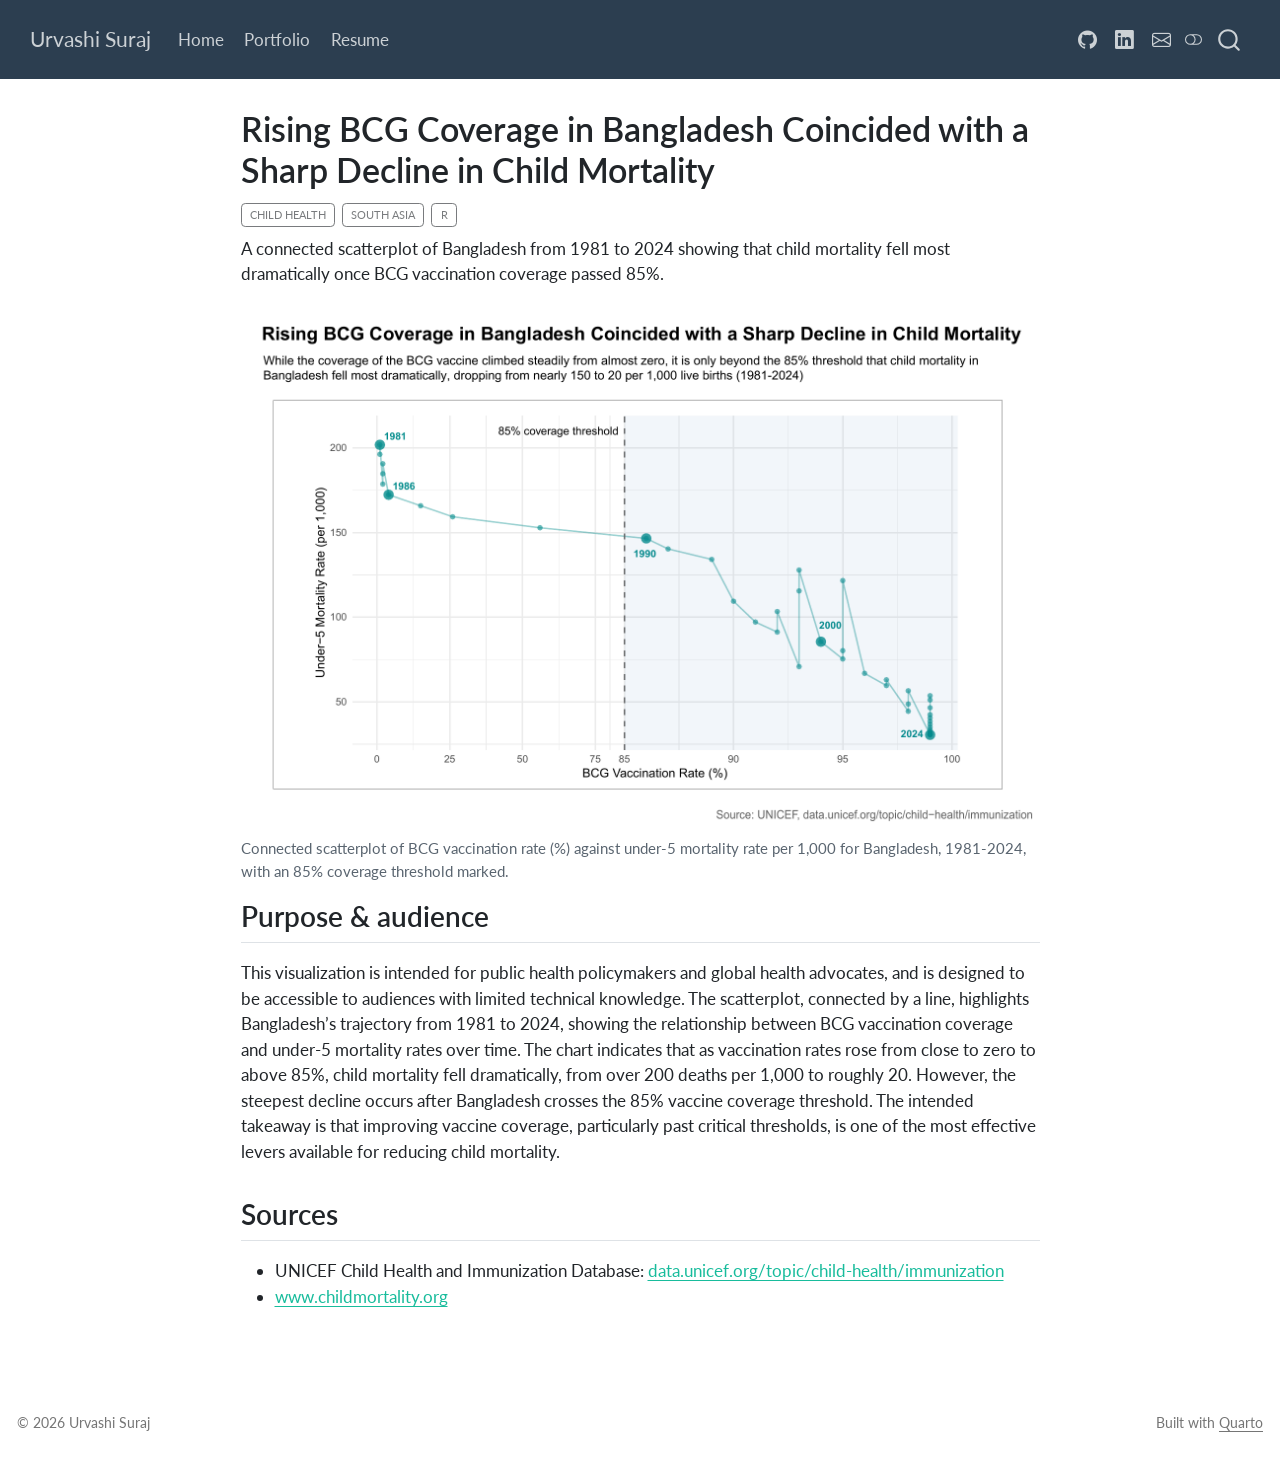
<file: docs/projects/bcg-child-mortality-bangladesh/index.html>
<!DOCTYPE html>
<html xmlns="http://www.w3.org/1999/xhtml" lang="en" xml:lang="en"><head>

<meta charset="utf-8">
<meta name="generator" content="quarto-1.11.9">

<meta name="viewport" content="width=device-width, initial-scale=1.0, user-scalable=yes">

<meta name="description" content="A connected scatterplot of Bangladesh from 1981 to 2024 showing that child mortality fell most dramatically once BCG vaccination coverage passed 85%.">

<title>Rising BCG Coverage in Bangladesh Coincided with a Sharp Decline in Child Mortality – Urvashi Suraj</title>
<style>
/* Default styles provided by pandoc.
** See https://pandoc.org/MANUAL.html#variables-for-html for config info.
*/
span.smallcaps{font-variant: small-caps;}
div.columns{display: flex; gap: 1.5em;}
div.column{flex: auto;}
@media screen {
div.columns{gap: min(4vw, 1.5em);}
div.column{overflow-x: auto;}
}
div.hanging-indent{margin-left: 1.5em; text-indent: -1.5em;}
ul.task-list{list-style: none;}
ul.task-list li input[type="checkbox"] {
  width: 0.8em;
  margin: 0 0.8em 0.2em -1em; /* quarto-specific, see https://github.com/quarto-dev/quarto-cli/issues/4556 */ 
  vertical-align: middle;
}
</style>


<script src="../../site_libs/quarto-nav/quarto-nav.js"></script>
<script src="../../site_libs/quarto-nav/headroom.min.js"></script>
<script src="../../site_libs/clipboard/clipboard.min.js"></script>
<script src="../../site_libs/quarto-search/autocomplete.umd.js"></script>
<script src="../../site_libs/quarto-search/fuse.min.js"></script>
<script src="../../site_libs/quarto-search/quarto-search.js"></script>
<meta name="quarto:offset" content="../../">
<script src="../../site_libs/quarto-html/quarto.js" type="module"></script>
<script src="../../site_libs/quarto-html/tabsets/tabsets.js" type="module"></script>
<script src="../../site_libs/quarto-html/scrollable-regions/scrollable-regions.js" type="module"></script>
<script src="../../site_libs/quarto-html/popper.min.js"></script>
<script src="../../site_libs/quarto-html/tippy.umd.min.js"></script>
<script src="../../site_libs/quarto-html/anchor.min.js"></script>
<link href="../../site_libs/quarto-html/tippy.css" rel="stylesheet">
<link href="../../site_libs/quarto-html/quarto-syntax-highlighting-63b5708e65d6cd79cd7618c58d0c21e7.css" rel="stylesheet" class="quarto-color-scheme" id="quarto-text-highlighting-styles">
<link href="../../site_libs/quarto-html/quarto-syntax-highlighting-dark-447e42e69aaa9833c0ba1b986f430b20.css" rel="stylesheet" class="quarto-color-scheme quarto-color-alternate" id="quarto-text-highlighting-styles">
<link href="../../site_libs/quarto-html/quarto-syntax-highlighting-63b5708e65d6cd79cd7618c58d0c21e7.css" rel="stylesheet" class="quarto-color-scheme-extra" id="quarto-text-highlighting-styles">
<script src="../../site_libs/bootstrap/bootstrap.min.js"></script>
<link href="../../site_libs/bootstrap/bootstrap-icons.css" rel="stylesheet">
<link href="../../site_libs/bootstrap/bootstrap-4f284bd4e9ed61fbc505966a4ed2d220.min.css" rel="stylesheet" append-hash="true" class="quarto-color-scheme" id="quarto-bootstrap" data-mode="light">
<link href="../../site_libs/bootstrap/bootstrap-dark-9b3cc0c826b4a59f2dc288e70fb3f2be.min.css" rel="stylesheet" append-hash="true" class="quarto-color-scheme quarto-color-alternate" id="quarto-bootstrap" data-mode="dark">
<link href="../../site_libs/bootstrap/bootstrap-4f284bd4e9ed61fbc505966a4ed2d220.min.css" rel="stylesheet" append-hash="true" class="quarto-color-scheme-extra" id="quarto-bootstrap" data-mode="light">
<script id="quarto-search-options" type="application/json">{
  "location": "navbar",
  "copy-button": false,
  "collapse-after": 3,
  "panel-placement": "end",
  "type": "overlay",
  "limit": 50,
  "keyboard-shortcut": [
    "f",
    "/",
    "s"
  ],
  "show-item-context": false,
  "language": {
    "search-no-results-text": "No results",
    "search-matching-documents-text": "matching documents",
    "search-copy-link-title": "Copy link to search",
    "search-hide-matches-text": "Hide additional matches",
    "search-more-match-text": "more match in this document",
    "search-more-matches-text": "more matches in this document",
    "search-clear-button-title": "Clear",
    "search-text-placeholder": "",
    "search-detached-cancel-button-title": "Cancel",
    "search-submit-button-title": "Submit",
    "search-label": "Search"
  }
}</script>


</head>

<body class="nav-fixed fullcontent quarto-light"><a id="quarto-skip-link" class="visually-hidden-focusable" href="#quarto-document-content">Skip to main content</a><script id="quarto-html-before-body" type="application/javascript">
    const toggleBodyColorMode = (bsSheetEl) => {
      const mode = bsSheetEl.getAttribute("data-mode");
      const bodyEl = window.document.querySelector("body");
      if (mode === "dark") {
        bodyEl.classList.add("quarto-dark");
        bodyEl.classList.remove("quarto-light");
      } else {
        bodyEl.classList.add("quarto-light");
        bodyEl.classList.remove("quarto-dark");
      }
    }
    const toggleBodyColorPrimary = () => {
      const bsSheetEl = window.document.querySelector("link#quarto-bootstrap:not([rel=disabled-stylesheet])");
      if (bsSheetEl) {
        toggleBodyColorMode(bsSheetEl);
      }
    }
    const setColorSchemeToggle = (alternate) => {
      const toggles = window.document.querySelectorAll('.quarto-color-scheme-toggle');
      for (let i=0; i < toggles.length; i++) {
        const toggle = toggles[i];
        if (toggle) {
          toggle.setAttribute("aria-checked", alternate ? "true" : "false");
          if (alternate) {
            toggle.classList.add("alternate");
          } else {
            toggle.classList.remove("alternate");
          }
        }
      }
    };
    const toggleColorMode = (alternate) => {
      // Switch the stylesheets
      const primaryStylesheets = window.document.querySelectorAll('link.quarto-color-scheme:not(.quarto-color-alternate)');
      const alternateStylesheets = window.document.querySelectorAll('link.quarto-color-scheme.quarto-color-alternate');
      manageTransitions('#quarto-margin-sidebar .nav-link', false);
      if (alternate) {
        // note: dark is layered on light, we don't disable primary!
        enableStylesheet(alternateStylesheets);
        for (const sheetNode of alternateStylesheets) {
          if (sheetNode.id === "quarto-bootstrap") {
            toggleBodyColorMode(sheetNode);
          }
        }
      } else {
        disableStylesheet(alternateStylesheets);
        enableStylesheet(primaryStylesheets)
        toggleBodyColorPrimary();
      }
      manageTransitions('#quarto-margin-sidebar .nav-link', true);
      // Switch the toggles
      setColorSchemeToggle(alternate)
    }
    // Hack to workaround the fact that safari doesn't
    // properly recolor the scrollbar when toggling (#1455).
    // Not run on load: stylesheets are set before first paint there, and
    // scrolling would undo the scroll to a URL fragment (#14973).
    // The one pixel nudge keeps the reader where they were.
    const refreshSafariScrollbar = () => {
      if (navigator.userAgent.indexOf('Safari') > 0 && navigator.userAgent.indexOf('Chrome') == -1) {
        manageTransitions("body", false);
        const scrollY = window.scrollY;
        window.scrollTo(0, scrollY > 0 ? scrollY - 1 : 1);
        setTimeout(() => {
          window.scrollTo(0, scrollY);
          manageTransitions("body", true);
        }, 40);
      }
    }
    const disableStylesheet = (stylesheets) => {
      for (let i=0; i < stylesheets.length; i++) {
        const stylesheet = stylesheets[i];
        stylesheet.rel = 'disabled-stylesheet';
      }
    }
    const enableStylesheet = (stylesheets) => {
      for (let i=0; i < stylesheets.length; i++) {
        const stylesheet = stylesheets[i];
        if(stylesheet.rel !== 'stylesheet') { // for Chrome, which will still FOUC without this check
          stylesheet.rel = 'stylesheet';
        }
      }
    }
    const manageTransitions = (selector, allowTransitions) => {
      const els = window.document.querySelectorAll(selector);
      for (let i=0; i < els.length; i++) {
        const el = els[i];
        if (allowTransitions) {
          el.classList.remove('notransition');
        } else {
          el.classList.add('notransition');
        }
      }
    }
    const isFileUrl = () => {
      return window.location.protocol === 'file:';
    }
    const hasAlternateSentinel = () => {
      let styleSentinel = getColorSchemeSentinel();
      if (styleSentinel !== null) {
        return styleSentinel === "alternate";
      } else {
        return false;
      }
    }
    const setStyleSentinel = (alternate) => {
      const value = alternate ? "alternate" : "default";
      if (!isFileUrl()) {
        window.localStorage.setItem("quarto-color-scheme", value);
      } else {
        localAlternateSentinel = value;
      }
    }
    const getColorSchemeSentinel = () => {
      if (!isFileUrl()) {
        const storageValue = window.localStorage.getItem("quarto-color-scheme");
        return storageValue != null ? storageValue : localAlternateSentinel;
      } else {
        return localAlternateSentinel;
      }
    }
    const toggleGiscusIfUsed = (isAlternate, darkModeDefault) => {
      const baseTheme = document.querySelector('#giscus-base-theme')?.value ?? 'light';
      const alternateTheme = document.querySelector('#giscus-alt-theme')?.value ?? 'dark';
      let newTheme = '';
      if(authorPrefersDark) {
        newTheme = isAlternate ? baseTheme : alternateTheme;
      } else {
        newTheme = isAlternate ? alternateTheme : baseTheme;
      }
      const changeGiscusTheme = () => {
        // From: https://github.com/giscus/giscus/issues/336
        const sendMessage = (message) => {
          const iframe = document.querySelector('iframe.giscus-frame');
          if (!iframe) return;
          iframe.contentWindow.postMessage({ giscus: message }, 'https://giscus.app');
        }
        sendMessage({
          setConfig: {
            theme: newTheme
          }
        });
      }
      const isGiscussLoaded = window.document.querySelector('iframe.giscus-frame') !== null;
      if (isGiscussLoaded) {
        changeGiscusTheme();
      }
    };
    const authorPrefersDark = false;
    const darkModeDefault = authorPrefersDark;
      document.querySelector('link#quarto-text-highlighting-styles.quarto-color-scheme-extra').rel = 'disabled-stylesheet';
      document.querySelector('link#quarto-bootstrap.quarto-color-scheme-extra').rel = 'disabled-stylesheet';
    let localAlternateSentinel = darkModeDefault ? 'alternate' : 'default';
    // Dark / light mode switch
    window.quartoToggleColorScheme = () => {
      // Read the current dark / light value
      let toAlternate = !hasAlternateSentinel();
      toggleColorMode(toAlternate);
      refreshSafariScrollbar();
      setStyleSentinel(toAlternate);
      toggleGiscusIfUsed(toAlternate, darkModeDefault);
      window.dispatchEvent(new Event('resize'));
    };
    // Switch to dark mode if need be
    if (hasAlternateSentinel()) {
      toggleColorMode(true);
    } else {
      toggleColorMode(false);
    }
  </script>

<div id="quarto-search-results"></div>
  <header id="quarto-header" class="headroom fixed-top">
    <nav class="navbar navbar-expand-lg " data-bs-theme="dark" aria-label="Site">
      <div class="navbar-container container-fluid">
      <div class="navbar-brand-container mx-auto">
    <a class="navbar-brand" href="../../index.html">
    <span class="navbar-title">Urvashi Suraj</span>
    </a>
  </div>
          <button class="navbar-toggler" type="button" data-bs-toggle="collapse" data-bs-target="#navbarCollapse" aria-controls="navbarCollapse" aria-expanded="false" aria-label="Toggle navigation" onclick="if (window.quartoToggleHeadroom) { window.quartoToggleHeadroom(); }">
  <span class="navbar-toggler-icon"></span>
</button>
          <div class="collapse navbar-collapse" id="navbarCollapse">
            <ul class="navbar-nav navbar-nav-scroll me-auto">
  <li class="nav-item">
    <a class="nav-link" href="../../index.html"> 
<span class="menu-text">Home</span></a>
  </li>  
  <li class="nav-item">
    <a class="nav-link" href="../../portfolio.html"> 
<span class="menu-text">Portfolio</span></a>
  </li>  
  <li class="nav-item">
    <a class="nav-link" href="../../resume.html"> 
<span class="menu-text">Resume</span></a>
  </li>  
</ul>
            <ul class="navbar-nav navbar-nav-scroll ms-auto">
  <li class="nav-item compact">
    <a class="nav-link" href="https://github.com/uu14-cmyk"> <i class="bi bi-github" role="img" aria-label="GitHub">
</i> 
<span class="menu-text"></span></a>
  </li>  
  <li class="nav-item compact">
    <a class="nav-link" href="https://www.linkedin.com/in/your-handle"> <i class="bi bi-linkedin" role="img" aria-label="LinkedIn">
</i> 
<span class="menu-text"></span></a>
  </li>  
  <li class="nav-item compact">
    <a class="nav-link" href="mailto:you@example.com"> <i class="bi bi-envelope" role="img" aria-label="Email">
</i> 
<span class="menu-text"></span></a>
  </li>  
</ul>
          </div> <!-- /navcollapse -->
            <div class="quarto-navbar-tools">
  <button type="button" role="switch" aria-checked="false" class="quarto-color-scheme-toggle quarto-navigation-tool  px-1" onclick="window.quartoToggleColorScheme(); return false;" title="Toggle dark mode" aria-label="Toggle dark mode"><i class="bi"></i></button>
</div>
            <div id="quarto-search" class="" title="Search"></div>
      </div> <!-- /container-fluid -->
    </nav>
</header>
<!-- content -->
<div id="quarto-content" class="quarto-container page-columns page-rows-contents page-layout-article page-navbar">
<!-- sidebar -->
<!-- margin-sidebar -->
    
<!-- main -->
<main class="content" id="quarto-document-content" tabindex="-1">


<header id="title-block-header" class="quarto-title-block default">
<div class="quarto-title">
<h1 class="title">Rising BCG Coverage in Bangladesh Coincided with a Sharp Decline in Child Mortality</h1>
  <div class="quarto-categories">
    <div class="quarto-category">Child health</div>
    <div class="quarto-category">South Asia</div>
    <div class="quarto-category">R</div>
  </div>
  </div>

<div>
  <div class="description">
    A connected scatterplot of Bangladesh from 1981 to 2024 showing that child mortality fell most dramatically once BCG vaccination coverage passed 85%.
  </div>
</div>


<div class="quarto-title-meta">

    
  
    
  </div>
  


</header>


<div class="quarto-figure quarto-figure-center">
<figure class="figure">
<p><img src="chart.png" class="img-fluid figure-img" alt="Connected scatterplot for Bangladesh, 1981-2024. The x-axis is BCG vaccination rate (0 to 100%) and the y-axis is under-5 mortality per 1,000. Points start near 0% coverage and about 200 deaths per 1,000, then move right and down, with the steepest decline after the dashed 85% coverage threshold."></p>
<figcaption>Connected scatterplot of BCG vaccination rate (%) against under-5 mortality rate per 1,000 for Bangladesh, 1981-2024, with an 85% coverage threshold marked.</figcaption>
</figure>
</div>
<section id="purpose-audience" class="level2">
<h2 class="anchored" data-anchor-id="purpose-audience">Purpose &amp; audience</h2>
<p>This visualization is intended for public health policymakers and global health advocates, and is designed to be accessible to audiences with limited technical knowledge. The scatterplot, connected by a line, highlights Bangladesh’s trajectory from 1981 to 2024, showing the relationship between BCG vaccination coverage and under-5 mortality rates over time. The chart indicates that as vaccination rates rose from close to zero to above 85%, child mortality fell dramatically, from over 200 deaths per 1,000 to roughly 20. However, the steepest decline occurs after Bangladesh crosses the 85% vaccine coverage threshold. The intended takeaway is that improving vaccine coverage, particularly past critical thresholds, is one of the most effective levers available for reducing child mortality.</p>
</section>
<section id="sources" class="level2">
<h2 class="anchored" data-anchor-id="sources">Sources</h2>
<ul>
<li>UNICEF Child Health and Immunization Database: <a href="https://data.unicef.org/topic/child-health/immunization">data.unicef.org/topic/child-health/immunization</a></li>
<li><a href="https://www.childmortality.org">www.childmortality.org</a></li>
</ul>


</section>

</main> <!-- /main -->
<script id="quarto-html-after-body" type="application/javascript">
  window.document.addEventListener("DOMContentLoaded", function (event) {
    // Ensure there is a toggle, if there isn't float one in the top right
    if (window.document.querySelector('.quarto-color-scheme-toggle') === null) {
      const toggle = window.document.createElement('button');
      toggle.type = "button";
      toggle.setAttribute("role", "switch");
      toggle.setAttribute("aria-checked", "false");
      toggle.classList.add('top-right');
      toggle.classList.add('quarto-color-scheme-toggle');
      toggle.setAttribute("aria-label", "Toggle dark mode");
      toggle.onclick = function() { try { window.quartoToggleColorScheme(); } catch {} return false; };
      const i = window.document.createElement("i");
      i.classList.add('bi');
      toggle.appendChild(i);
      // Put the toggle in a landmark of its own, so that landmark navigation
      // can reach it.
      //
      // The container is always a fresh direct child of body, and the toggle is
      // never moved into page furniture that the theme or the author controls.
      // The toggle is positioned against the page, so any ancestor that
      // establishes a containing block captures it: a positioned element or a
      // grid for position: absolute, and transform, filter, will-change or
      // contain for position: fixed. A direct child of body has none of these
      // to inherit, and the shift when one appears is silent and visual.
      //
      // ARIA says a document should have at most one banner, and axe reports a
      // duplicate whether or not the banners carry distinct labels. So use a
      // header when the page has no banner yet, and a named region otherwise.
      //
      // A header is a banner wherever it sits, unless it is inside sectioning
      // content, so this cannot just look at the children of body: a custom
      // page layout wraps the title block header in a plain div. An explicit
      // role="banner" always counts.
      const sectioning = 'article, aside, main, nav, section, [role="article"], [role="complementary"], [role="main"], [role="navigation"], [role="region"]';
      const hasBanner = Array.from(
        window.document.querySelectorAll('header:not([role]), [role="banner"]')
      ).some(function(el) {
        return el.hasAttribute("role") || el.closest(sectioning) === null;
      });
      const container = window.document.createElement(hasBanner ? "div" : "header");
      if (hasBanner) {
        container.setAttribute("role", "region");
        container.setAttribute("aria-label", "Toggle dark mode");
      }
      container.classList.add('quarto-color-scheme-toggle-container');
      container.appendChild(toggle);
      window.document.body.appendChild(container);
    }
    setColorSchemeToggle(hasAlternateSentinel())
    const icon = "";
    const anchorJS = new window.AnchorJS();
    anchorJS.options = {
      placement: 'right',
      icon: icon
    };
    anchorJS.add('.anchored');
    const isCodeAnnotation = (el) => {
      for (const clz of el.classList) {
        if (clz.startsWith('code-annotation-')) {                     
          return true;
        }
      }
      return false;
    }
    const onCopySuccess = function(e) {
      // button target
      const button = e.trigger;
      // don't keep focus
      button.blur();
      // flash "checked"
      button.classList.add('code-copy-button-checked');
      var currentTitle = button.getAttribute("title");
      button.setAttribute("title", "Copied!");
      let tooltip;
      if (window.bootstrap) {
        button.setAttribute("data-bs-toggle", "tooltip");
        button.setAttribute("data-bs-placement", "left");
        button.setAttribute("data-bs-title", "Copied!");
        tooltip = new bootstrap.Tooltip(button, 
          { trigger: "manual", 
            customClass: "code-copy-button-tooltip",
            offset: [0, -8]});
        tooltip.show();    
      }
      setTimeout(function() {
        if (tooltip) {
          tooltip.hide();
          button.removeAttribute("data-bs-title");
          button.removeAttribute("data-bs-toggle");
          button.removeAttribute("data-bs-placement");
        }
        button.setAttribute("title", currentTitle);
        button.classList.remove('code-copy-button-checked');
      }, 1000);
      // clear code selection
      e.clearSelection();
    }
    const getTextToCopy = function(trigger) {
      const outerScaffold = trigger.parentElement.cloneNode(true);
      const codeEl = outerScaffold.querySelector('code');
      for (const childEl of codeEl.children) {
        if (isCodeAnnotation(childEl)) {
          childEl.remove();
        }
      }
      return codeEl.innerText;
    }
    const clipboard = new window.ClipboardJS('.code-copy-button:not([data-in-quarto-modal])', {
      text: getTextToCopy
    });
    clipboard.on('success', onCopySuccess);
    if (window.document.getElementById('quarto-embedded-source-code-modal')) {
      const clipboardModal = new window.ClipboardJS('.code-copy-button[data-in-quarto-modal]', {
        text: getTextToCopy,
        container: window.document.getElementById('quarto-embedded-source-code-modal')
      });
      clipboardModal.on('success', onCopySuccess);
    }
      var localhostRegex = new RegExp(/^(?:http|https):\/\/localhost\:?[0-9]*\//);
      var mailtoRegex = new RegExp(/^mailto:/);
        var filterRegex = new RegExp('/' + window.location.host + '/');
      var isInternal = (href) => {
          return filterRegex.test(href) || localhostRegex.test(href) || mailtoRegex.test(href);
      }
      // Inspect non-navigation links and adorn them if external
      window.quartoDecorateExternalLinks = function (root) {
     var links = (root || window.document).querySelectorAll('a[href]:not(.nav-link):not(.navbar-brand):not(.toc-action):not(.sidebar-link):not(.sidebar-item-toggle):not(.pagination-link):not(.no-external):not([aria-hidden]):not(.dropdown-item):not(.quarto-navigation-tool):not(.about-link)');
      for (var i=0; i<links.length; i++) {
        const link = links[i];
        if (!isInternal(link.href)) {
          // undo the damage that might have been done by quarto-nav.js in the case of
          // links that we want to consider external
          if (link.dataset.originalHref !== undefined) {
            link.href = link.dataset.originalHref;
          }
          if (!link.classList.contains('no-external-icon')) {
          }
        }
      }
      };
      window.quartoDecorateExternalLinks(window.document);
    // Esc closes the popup (WCAG 1.4.13) and focus leaving both trigger and
    // popup closes it (WCAG 2.4.11); tippy handles neither for interactive popups.
    const hideOnEscAndFocusOut = {
      name: 'hideOnEscAndFocusOut',
      defaultValue: true,
      fn(instance) {
        const dismiss = () => {
          // A show scheduled by the trigger delay would otherwise reopen it
          instance.clearDelayTimeouts();
          instance.hide();
        };
        const onKeyDown = (event) => {
          if (event.key !== 'Escape') {
            return;
          }
          // Keep Esc from also reaching page handlers (e.g. reveal.js overview),
          // except an open reveal.js slide menu, which Esc should close too.
          // The menu handles keys only when its keyboard option is on.
          const menuHandlesEsc = window.Reveal?.getPlugin?.('menu')?.isOpen() &&
            window.Reveal.getConfig().menu?.keyboard !== false;
          if (!menuHandlesEsc) {
            event.stopPropagation();
          }
          if (instance.popper.contains(window.document.activeElement)) {
            // Disabled while refocusing so the focus trigger does not reopen it
            instance.disable();
            instance.reference.focus();
            instance.enable();
          }
          dismiss();
        };
        const onFocusOut = (event) => {
          const target = event.relatedTarget;
          if (target && !instance.reference.contains(target) &&
              !instance.popper.contains(target)) {
            dismiss();
          }
        };
        // On the trigger too: a click trigger (code-annotations: select) has no
        // blur handling. Attached for the instance's lifetime so leaving the
        // trigger also cancels a show still pending on the trigger delay.
        instance.reference.addEventListener('focusout', onFocusOut);
        return {
          onShow() {
            window.document.addEventListener('keydown', onKeyDown, true);
            instance.popper.addEventListener('focusout', onFocusOut);
          },
          onHide() {
            window.document.removeEventListener('keydown', onKeyDown, true);
            instance.popper.removeEventListener('focusout', onFocusOut);
          },
          onDestroy() {
            instance.reference.removeEventListener('focusout', onFocusOut);
          },
        };
      },
    };
    function tippyHover(el, contentFn, onTriggerFn, onUntriggerFn) {
      const config = {
        allowHTML: true,
        maxWidth: 500,
        delay: 100,
        arrow: false,
        appendTo: function(el) {
            return el.parentElement;
        },
        interactive: true,
        interactiveBorder: 10,
        theme: 'quarto',
        placement: 'bottom-start',
        plugins: [hideOnEscAndFocusOut],
      };
      if (contentFn) {
        config.content = contentFn;
      }
      if (onTriggerFn) {
        config.onTrigger = onTriggerFn;
      }
      if (onUntriggerFn) {
        config.onUntrigger = onUntriggerFn;
      }
      window.tippy(el, config); 
    }
    const noterefs = window.document.querySelectorAll('a[role="doc-noteref"]');
    for (var i=0; i<noterefs.length; i++) {
      const ref = noterefs[i];
      tippyHover(ref, function() {
        // use id or data attribute instead here
        let href = ref.getAttribute('data-footnote-href') || ref.getAttribute('href');
        try { href = new URL(href).hash; } catch {}
        const id = href.replace(/^#\/?/, "");
        const note = window.document.getElementById(id);
        if (note) {
          return note.innerHTML;
        } else {
          return "";
        }
      });
    }
    const xrefs = window.document.querySelectorAll('a.quarto-xref');
    const processXRef = (id, note) => {
      // Strip column container classes
      const stripColumnClz = (el) => {
        el.classList.remove("page-full", "page-columns");
        if (el.children) {
          for (const child of el.children) {
            stripColumnClz(child);
          }
        }
      }
      stripColumnClz(note)
      if (id === null || id.startsWith('sec-')) {
        // Special case sections, only their first couple elements
        const container = document.createElement("div");
        if (note.children && note.children.length > 2) {
          container.appendChild(note.children[0].cloneNode(true));
          for (let i = 1; i < note.children.length; i++) {
            const child = note.children[i];
            if (child.tagName === "P" && child.innerText === "") {
              continue;
            } else {
              container.appendChild(child.cloneNode(true));
              break;
            }
          }
          if (window.Quarto?.typesetMath) {
            window.Quarto.typesetMath(container);
          }
          return container.innerHTML
        } else {
          if (window.Quarto?.typesetMath) {
            window.Quarto.typesetMath(note);
          }
          return note.innerHTML;
        }
      } else {
        // Remove any anchor links if they are present
        const anchorLink = note.querySelector('a.anchorjs-link');
        if (anchorLink) {
          anchorLink.remove();
        }
        if (window.Quarto?.typesetMath) {
          window.Quarto.typesetMath(note);
        }
        if (note.classList.contains("callout")) {
          return note.outerHTML;
        } else {
          return note.innerHTML;
        }
      }
    }
    for (var i=0; i<xrefs.length; i++) {
      const xref = xrefs[i];
      tippyHover(xref, undefined, function(instance) {
        instance.disable();
        let url = xref.getAttribute('href');
        let hash = undefined; 
        if (url.startsWith('#')) {
          hash = url;
        } else {
          try { hash = new URL(url).hash; } catch {}
        }
        if (hash) {
          const id = hash.replace(/^#\/?/, "");
          const note = window.document.getElementById(id);
          if (note !== null) {
            try {
              const html = processXRef(id, note.cloneNode(true));
              instance.setContent(html);
            } finally {
              instance.enable();
              instance.show();
            }
          } else {
            // See if we can fetch this
            fetch(url.split('#')[0])
            .then(res => res.text())
            .then(html => {
              const parser = new DOMParser();
              const htmlDoc = parser.parseFromString(html, "text/html");
              const note = htmlDoc.getElementById(id);
              if (note !== null) {
                const html = processXRef(id, note);
                instance.setContent(html);
              } 
            }).finally(() => {
              instance.enable();
              instance.show();
            });
          }
        } else {
          // See if we can fetch a full url (with no hash to target)
          // This is a special case and we should probably do some content thinning / targeting
          fetch(url)
          .then(res => res.text())
          .then(html => {
            const parser = new DOMParser();
            const htmlDoc = parser.parseFromString(html, "text/html");
            const note = htmlDoc.querySelector('main.content');
            if (note !== null) {
              // This should only happen for chapter cross references
              // (since there is no id in the URL)
              // remove the first header
              if (note.children.length > 0 && note.children[0].tagName === "HEADER") {
                note.children[0].remove();
              }
              const html = processXRef(null, note);
              instance.setContent(html);
            } 
          }).finally(() => {
            instance.enable();
            instance.show();
          });
        }
      }, function(instance) {
      });
    }
        let selectedAnnoteEl;
        const selectorForAnnotation = ( cell, annotation) => {
          let cellAttr = 'data-code-cell="' + cell + '"';
          let lineAttr = 'data-code-annotation="' +  annotation + '"';
          const selector = 'span[' + cellAttr + '][' + lineAttr + ']';
          return selector;
        }
        const selectCodeLines = (annoteEl) => {
          const doc = window.document;
          const targetCell = annoteEl.getAttribute("data-target-cell");
          const targetAnnotation = annoteEl.getAttribute("data-target-annotation");
          const annoteSpan = window.document.querySelector(selectorForAnnotation(targetCell, targetAnnotation));
          const lines = annoteSpan.getAttribute("data-code-lines").split(",");
          const lineIds = lines.map((line) => {
            return targetCell + "-" + line;
          })
          // Each band is positioned against its own containing block, which is
          // not the offsetParent of the lines, so place it from client rects.
          const placeBand = (band, firstEl, lastEl, codeBlock) => {
            const container = band.offsetParent;
            if (container === null) {
              return;
            }
            const containerRect = container.getBoundingClientRect();
            // Reveal.js scales slides with a transform, so convert client
            // pixels back to the CSS pixels of the container.
            const scale = containerRect.height / container.offsetHeight || 1;
            const firstRect = firstEl.getBoundingClientRect();
            const lastRect = lastEl.getBoundingClientRect();
            const top = (firstRect.top - containerRect.top) / scale - container.clientTop + container.scrollTop;
            const height = (lastRect.bottom - firstRect.top) / scale;
            band.style.top = top - 2 + "px";
            band.style.height = height + 4 + "px";
            if (codeBlock) {
              // Without the copy button wrapper, the containing block is wider
              // than the code block, so span the code block explicitly.
              const blockRect = codeBlock.getBoundingClientRect();
              band.style.left = (blockRect.left - containerRect.left) / scale - container.clientLeft + container.scrollLeft + "px";
              band.style.width = blockRect.width / scale + "px";
            }
          };
          if (lineIds.length > 0) {
            const el = window.document.getElementById(lineIds[0]);
            const lastEl = window.document.getElementById(lineIds[lineIds.length - 1]);
            const parent = el.parentElement.parentElement;
            // cook up a div (if necessary) and position it
            let div = window.document.getElementById("code-annotation-line-highlight");
            if (div === null) {
              div = window.document.createElement("div");
              div.setAttribute("id", "code-annotation-line-highlight");
              div.style.position = 'absolute';
              parent.appendChild(div);
            }
            placeBand(div, el, lastEl, parent.closest("div.sourceCode") || parent);
            let gutterDiv = window.document.getElementById("code-annotation-line-highlight-gutter");
            if (gutterDiv === null) {
              gutterDiv = window.document.createElement("div");
              gutterDiv.setAttribute("id", "code-annotation-line-highlight-gutter");
              gutterDiv.style.position = 'absolute';
              const codeCell = window.document.getElementById(targetCell);
              const gutter = codeCell.querySelector('.code-annotation-gutter');
              gutter.appendChild(gutterDiv);
            }
            placeBand(gutterDiv, el, lastEl);
            selectedAnnoteEl = annoteEl;
          }
        };
        const unselectCodeLines = () => {
          const elementsIds = ["code-annotation-line-highlight", "code-annotation-line-highlight-gutter"];
          elementsIds.forEach((elId) => {
            const div = window.document.getElementById(elId);
            if (div) {
              div.remove();
            }
          });
          selectedAnnoteEl = undefined;
        };
          // Handle positioning of the toggle
      window.addEventListener(
        "resize",
        throttle(() => {
          elRect = undefined;
          if (selectedAnnoteEl) {
            selectCodeLines(selectedAnnoteEl);
          }
        }, 10)
      );
      function throttle(fn, ms) {
      let throttle = false;
      let timer;
        return (...args) => {
          if(!throttle) { // first call gets through
              fn.apply(this, args);
              throttle = true;
          } else { // all the others get throttled
              if(timer) clearTimeout(timer); // cancel #2
              timer = setTimeout(() => {
                fn.apply(this, args);
                timer = throttle = false;
              }, ms);
          }
        };
      }
        // Attach click handler to the DT
        const annoteDls = window.document.querySelectorAll('dt[data-target-cell]');
        for (const annoteDlNode of annoteDls) {
          annoteDlNode.addEventListener('click', (event) => {
            const clickedEl = event.target;
            if (clickedEl !== selectedAnnoteEl) {
              unselectCodeLines();
              const activeEl = window.document.querySelector('dt[data-target-cell].code-annotation-active');
              if (activeEl) {
                activeEl.classList.remove('code-annotation-active');
              }
              selectCodeLines(clickedEl);
              clickedEl.classList.add('code-annotation-active');
            } else {
              // Unselect the line
              unselectCodeLines();
              clickedEl.classList.remove('code-annotation-active');
            }
          });
        }
    const findCites = (el) => {
      const parentEl = el.parentElement;
      if (parentEl) {
        const cites = parentEl.dataset.cites;
        if (cites) {
          return {
            el,
            cites: cites.split(' ')
          };
        } else {
          return findCites(el.parentElement)
        }
      } else {
        return undefined;
      }
    };
    var bibliorefs = window.document.querySelectorAll('a[role="doc-biblioref"]');
    for (var i=0; i<bibliorefs.length; i++) {
      const ref = bibliorefs[i];
      const citeInfo = findCites(ref);
      if (citeInfo) {
        tippyHover(citeInfo.el, function() {
          var popup = window.document.createElement('div');
          citeInfo.cites.forEach(function(cite) {
            var citeDiv = window.document.createElement('div');
            citeDiv.classList.add('hanging-indent');
            citeDiv.classList.add('csl-entry');
            var biblioDiv = window.document.getElementById('ref-' + cite);
            if (biblioDiv) {
              citeDiv.innerHTML = biblioDiv.innerHTML;
            }
            popup.appendChild(citeDiv);
          });
          return popup.innerHTML;
        });
      }
    }
  });
  </script>
  <script type="application/javascript">
  window.quartoScrollableRegionsLabels = {"code":"Scrollable code","output":"Scrollable output"};
  </script>
</div> <!-- /content -->
<footer class="footer">
  <div class="nav-footer">
    <div class="nav-footer-left">
<p>© 2026 Urvashi Suraj</p>
</div>   
    <div class="nav-footer-center">
      &nbsp;
    </div>
    <div class="nav-footer-right">
<p>Built with <a href="https://quarto.org/">Quarto</a></p>
</div>
  </div>
</footer>




</body></html>
</file>
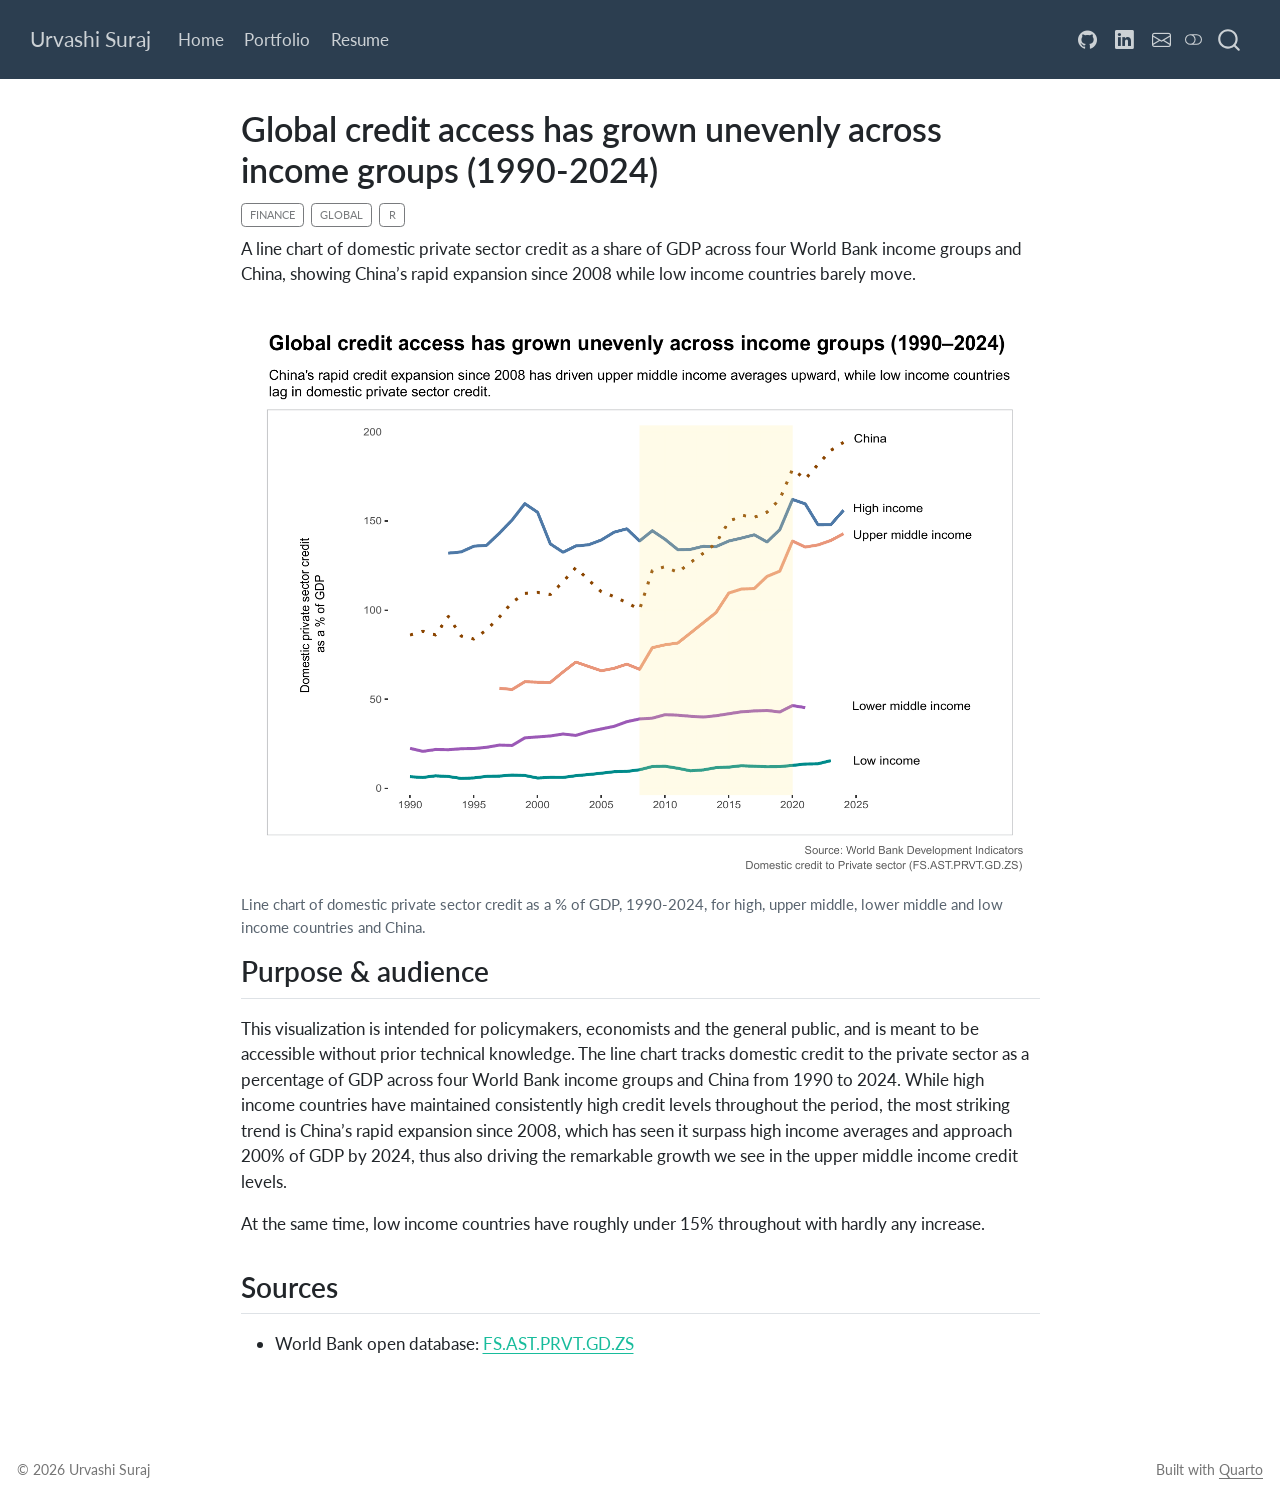
<file: docs/projects/credit-access-income-groups/index.html>
<!DOCTYPE html>
<html xmlns="http://www.w3.org/1999/xhtml" lang="en" xml:lang="en"><head>

<meta charset="utf-8">
<meta name="generator" content="quarto-1.11.9">

<meta name="viewport" content="width=device-width, initial-scale=1.0, user-scalable=yes">

<meta name="description" content="A line chart of domestic private sector credit as a share of GDP across four World Bank income groups and China, showing China’s rapid expansion since 2008 while low income countries barely move.">

<title>Global credit access has grown unevenly across income groups (1990-2024) – Urvashi Suraj</title>
<style>
/* Default styles provided by pandoc.
** See https://pandoc.org/MANUAL.html#variables-for-html for config info.
*/
span.smallcaps{font-variant: small-caps;}
div.columns{display: flex; gap: 1.5em;}
div.column{flex: auto;}
@media screen {
div.columns{gap: min(4vw, 1.5em);}
div.column{overflow-x: auto;}
}
div.hanging-indent{margin-left: 1.5em; text-indent: -1.5em;}
ul.task-list{list-style: none;}
ul.task-list li input[type="checkbox"] {
  width: 0.8em;
  margin: 0 0.8em 0.2em -1em; /* quarto-specific, see https://github.com/quarto-dev/quarto-cli/issues/4556 */ 
  vertical-align: middle;
}
</style>


<script src="../../site_libs/quarto-nav/quarto-nav.js"></script>
<script src="../../site_libs/quarto-nav/headroom.min.js"></script>
<script src="../../site_libs/clipboard/clipboard.min.js"></script>
<script src="../../site_libs/quarto-search/autocomplete.umd.js"></script>
<script src="../../site_libs/quarto-search/fuse.min.js"></script>
<script src="../../site_libs/quarto-search/quarto-search.js"></script>
<meta name="quarto:offset" content="../../">
<script src="../../site_libs/quarto-html/quarto.js" type="module"></script>
<script src="../../site_libs/quarto-html/tabsets/tabsets.js" type="module"></script>
<script src="../../site_libs/quarto-html/scrollable-regions/scrollable-regions.js" type="module"></script>
<script src="../../site_libs/quarto-html/popper.min.js"></script>
<script src="../../site_libs/quarto-html/tippy.umd.min.js"></script>
<script src="../../site_libs/quarto-html/anchor.min.js"></script>
<link href="../../site_libs/quarto-html/tippy.css" rel="stylesheet">
<link href="../../site_libs/quarto-html/quarto-syntax-highlighting-63b5708e65d6cd79cd7618c58d0c21e7.css" rel="stylesheet" class="quarto-color-scheme" id="quarto-text-highlighting-styles">
<link href="../../site_libs/quarto-html/quarto-syntax-highlighting-dark-447e42e69aaa9833c0ba1b986f430b20.css" rel="stylesheet" class="quarto-color-scheme quarto-color-alternate" id="quarto-text-highlighting-styles">
<link href="../../site_libs/quarto-html/quarto-syntax-highlighting-63b5708e65d6cd79cd7618c58d0c21e7.css" rel="stylesheet" class="quarto-color-scheme-extra" id="quarto-text-highlighting-styles">
<script src="../../site_libs/bootstrap/bootstrap.min.js"></script>
<link href="../../site_libs/bootstrap/bootstrap-icons.css" rel="stylesheet">
<link href="../../site_libs/bootstrap/bootstrap-4f284bd4e9ed61fbc505966a4ed2d220.min.css" rel="stylesheet" append-hash="true" class="quarto-color-scheme" id="quarto-bootstrap" data-mode="light">
<link href="../../site_libs/bootstrap/bootstrap-dark-9b3cc0c826b4a59f2dc288e70fb3f2be.min.css" rel="stylesheet" append-hash="true" class="quarto-color-scheme quarto-color-alternate" id="quarto-bootstrap" data-mode="dark">
<link href="../../site_libs/bootstrap/bootstrap-4f284bd4e9ed61fbc505966a4ed2d220.min.css" rel="stylesheet" append-hash="true" class="quarto-color-scheme-extra" id="quarto-bootstrap" data-mode="light">
<script id="quarto-search-options" type="application/json">{
  "location": "navbar",
  "copy-button": false,
  "collapse-after": 3,
  "panel-placement": "end",
  "type": "overlay",
  "limit": 50,
  "keyboard-shortcut": [
    "f",
    "/",
    "s"
  ],
  "show-item-context": false,
  "language": {
    "search-no-results-text": "No results",
    "search-matching-documents-text": "matching documents",
    "search-copy-link-title": "Copy link to search",
    "search-hide-matches-text": "Hide additional matches",
    "search-more-match-text": "more match in this document",
    "search-more-matches-text": "more matches in this document",
    "search-clear-button-title": "Clear",
    "search-text-placeholder": "",
    "search-detached-cancel-button-title": "Cancel",
    "search-submit-button-title": "Submit",
    "search-label": "Search"
  }
}</script>


</head>

<body class="nav-fixed fullcontent quarto-light"><a id="quarto-skip-link" class="visually-hidden-focusable" href="#quarto-document-content">Skip to main content</a><script id="quarto-html-before-body" type="application/javascript">
    const toggleBodyColorMode = (bsSheetEl) => {
      const mode = bsSheetEl.getAttribute("data-mode");
      const bodyEl = window.document.querySelector("body");
      if (mode === "dark") {
        bodyEl.classList.add("quarto-dark");
        bodyEl.classList.remove("quarto-light");
      } else {
        bodyEl.classList.add("quarto-light");
        bodyEl.classList.remove("quarto-dark");
      }
    }
    const toggleBodyColorPrimary = () => {
      const bsSheetEl = window.document.querySelector("link#quarto-bootstrap:not([rel=disabled-stylesheet])");
      if (bsSheetEl) {
        toggleBodyColorMode(bsSheetEl);
      }
    }
    const setColorSchemeToggle = (alternate) => {
      const toggles = window.document.querySelectorAll('.quarto-color-scheme-toggle');
      for (let i=0; i < toggles.length; i++) {
        const toggle = toggles[i];
        if (toggle) {
          toggle.setAttribute("aria-checked", alternate ? "true" : "false");
          if (alternate) {
            toggle.classList.add("alternate");
          } else {
            toggle.classList.remove("alternate");
          }
        }
      }
    };
    const toggleColorMode = (alternate) => {
      // Switch the stylesheets
      const primaryStylesheets = window.document.querySelectorAll('link.quarto-color-scheme:not(.quarto-color-alternate)');
      const alternateStylesheets = window.document.querySelectorAll('link.quarto-color-scheme.quarto-color-alternate');
      manageTransitions('#quarto-margin-sidebar .nav-link', false);
      if (alternate) {
        // note: dark is layered on light, we don't disable primary!
        enableStylesheet(alternateStylesheets);
        for (const sheetNode of alternateStylesheets) {
          if (sheetNode.id === "quarto-bootstrap") {
            toggleBodyColorMode(sheetNode);
          }
        }
      } else {
        disableStylesheet(alternateStylesheets);
        enableStylesheet(primaryStylesheets)
        toggleBodyColorPrimary();
      }
      manageTransitions('#quarto-margin-sidebar .nav-link', true);
      // Switch the toggles
      setColorSchemeToggle(alternate)
    }
    // Hack to workaround the fact that safari doesn't
    // properly recolor the scrollbar when toggling (#1455).
    // Not run on load: stylesheets are set before first paint there, and
    // scrolling would undo the scroll to a URL fragment (#14973).
    // The one pixel nudge keeps the reader where they were.
    const refreshSafariScrollbar = () => {
      if (navigator.userAgent.indexOf('Safari') > 0 && navigator.userAgent.indexOf('Chrome') == -1) {
        manageTransitions("body", false);
        const scrollY = window.scrollY;
        window.scrollTo(0, scrollY > 0 ? scrollY - 1 : 1);
        setTimeout(() => {
          window.scrollTo(0, scrollY);
          manageTransitions("body", true);
        }, 40);
      }
    }
    const disableStylesheet = (stylesheets) => {
      for (let i=0; i < stylesheets.length; i++) {
        const stylesheet = stylesheets[i];
        stylesheet.rel = 'disabled-stylesheet';
      }
    }
    const enableStylesheet = (stylesheets) => {
      for (let i=0; i < stylesheets.length; i++) {
        const stylesheet = stylesheets[i];
        if(stylesheet.rel !== 'stylesheet') { // for Chrome, which will still FOUC without this check
          stylesheet.rel = 'stylesheet';
        }
      }
    }
    const manageTransitions = (selector, allowTransitions) => {
      const els = window.document.querySelectorAll(selector);
      for (let i=0; i < els.length; i++) {
        const el = els[i];
        if (allowTransitions) {
          el.classList.remove('notransition');
        } else {
          el.classList.add('notransition');
        }
      }
    }
    const isFileUrl = () => {
      return window.location.protocol === 'file:';
    }
    const hasAlternateSentinel = () => {
      let styleSentinel = getColorSchemeSentinel();
      if (styleSentinel !== null) {
        return styleSentinel === "alternate";
      } else {
        return false;
      }
    }
    const setStyleSentinel = (alternate) => {
      const value = alternate ? "alternate" : "default";
      if (!isFileUrl()) {
        window.localStorage.setItem("quarto-color-scheme", value);
      } else {
        localAlternateSentinel = value;
      }
    }
    const getColorSchemeSentinel = () => {
      if (!isFileUrl()) {
        const storageValue = window.localStorage.getItem("quarto-color-scheme");
        return storageValue != null ? storageValue : localAlternateSentinel;
      } else {
        return localAlternateSentinel;
      }
    }
    const toggleGiscusIfUsed = (isAlternate, darkModeDefault) => {
      const baseTheme = document.querySelector('#giscus-base-theme')?.value ?? 'light';
      const alternateTheme = document.querySelector('#giscus-alt-theme')?.value ?? 'dark';
      let newTheme = '';
      if(authorPrefersDark) {
        newTheme = isAlternate ? baseTheme : alternateTheme;
      } else {
        newTheme = isAlternate ? alternateTheme : baseTheme;
      }
      const changeGiscusTheme = () => {
        // From: https://github.com/giscus/giscus/issues/336
        const sendMessage = (message) => {
          const iframe = document.querySelector('iframe.giscus-frame');
          if (!iframe) return;
          iframe.contentWindow.postMessage({ giscus: message }, 'https://giscus.app');
        }
        sendMessage({
          setConfig: {
            theme: newTheme
          }
        });
      }
      const isGiscussLoaded = window.document.querySelector('iframe.giscus-frame') !== null;
      if (isGiscussLoaded) {
        changeGiscusTheme();
      }
    };
    const authorPrefersDark = false;
    const darkModeDefault = authorPrefersDark;
      document.querySelector('link#quarto-text-highlighting-styles.quarto-color-scheme-extra').rel = 'disabled-stylesheet';
      document.querySelector('link#quarto-bootstrap.quarto-color-scheme-extra').rel = 'disabled-stylesheet';
    let localAlternateSentinel = darkModeDefault ? 'alternate' : 'default';
    // Dark / light mode switch
    window.quartoToggleColorScheme = () => {
      // Read the current dark / light value
      let toAlternate = !hasAlternateSentinel();
      toggleColorMode(toAlternate);
      refreshSafariScrollbar();
      setStyleSentinel(toAlternate);
      toggleGiscusIfUsed(toAlternate, darkModeDefault);
      window.dispatchEvent(new Event('resize'));
    };
    // Switch to dark mode if need be
    if (hasAlternateSentinel()) {
      toggleColorMode(true);
    } else {
      toggleColorMode(false);
    }
  </script>

<div id="quarto-search-results"></div>
  <header id="quarto-header" class="headroom fixed-top">
    <nav class="navbar navbar-expand-lg " data-bs-theme="dark" aria-label="Site">
      <div class="navbar-container container-fluid">
      <div class="navbar-brand-container mx-auto">
    <a class="navbar-brand" href="../../index.html">
    <span class="navbar-title">Urvashi Suraj</span>
    </a>
  </div>
          <button class="navbar-toggler" type="button" data-bs-toggle="collapse" data-bs-target="#navbarCollapse" aria-controls="navbarCollapse" aria-expanded="false" aria-label="Toggle navigation" onclick="if (window.quartoToggleHeadroom) { window.quartoToggleHeadroom(); }">
  <span class="navbar-toggler-icon"></span>
</button>
          <div class="collapse navbar-collapse" id="navbarCollapse">
            <ul class="navbar-nav navbar-nav-scroll me-auto">
  <li class="nav-item">
    <a class="nav-link" href="../../index.html"> 
<span class="menu-text">Home</span></a>
  </li>  
  <li class="nav-item">
    <a class="nav-link" href="../../portfolio.html"> 
<span class="menu-text">Portfolio</span></a>
  </li>  
  <li class="nav-item">
    <a class="nav-link" href="../../resume.html"> 
<span class="menu-text">Resume</span></a>
  </li>  
</ul>
            <ul class="navbar-nav navbar-nav-scroll ms-auto">
  <li class="nav-item compact">
    <a class="nav-link" href="https://github.com/uu14-cmyk"> <i class="bi bi-github" role="img" aria-label="GitHub">
</i> 
<span class="menu-text"></span></a>
  </li>  
  <li class="nav-item compact">
    <a class="nav-link" href="https://www.linkedin.com/in/your-handle"> <i class="bi bi-linkedin" role="img" aria-label="LinkedIn">
</i> 
<span class="menu-text"></span></a>
  </li>  
  <li class="nav-item compact">
    <a class="nav-link" href="mailto:you@example.com"> <i class="bi bi-envelope" role="img" aria-label="Email">
</i> 
<span class="menu-text"></span></a>
  </li>  
</ul>
          </div> <!-- /navcollapse -->
            <div class="quarto-navbar-tools">
  <button type="button" role="switch" aria-checked="false" class="quarto-color-scheme-toggle quarto-navigation-tool  px-1" onclick="window.quartoToggleColorScheme(); return false;" title="Toggle dark mode" aria-label="Toggle dark mode"><i class="bi"></i></button>
</div>
            <div id="quarto-search" class="" title="Search"></div>
      </div> <!-- /container-fluid -->
    </nav>
</header>
<!-- content -->
<div id="quarto-content" class="quarto-container page-columns page-rows-contents page-layout-article page-navbar">
<!-- sidebar -->
<!-- margin-sidebar -->
    
<!-- main -->
<main class="content" id="quarto-document-content" tabindex="-1">


<header id="title-block-header" class="quarto-title-block default">
<div class="quarto-title">
<h1 class="title">Global credit access has grown unevenly across income groups (1990-2024)</h1>
  <div class="quarto-categories">
    <div class="quarto-category">Finance</div>
    <div class="quarto-category">Global</div>
    <div class="quarto-category">R</div>
  </div>
  </div>

<div>
  <div class="description">
    A line chart of domestic private sector credit as a share of GDP across four World Bank income groups and China, showing China’s rapid expansion since 2008 while low income countries barely move.
  </div>
</div>


<div class="quarto-title-meta">

    
  
    
  </div>
  


</header>


<div class="quarto-figure quarto-figure-center">
<figure class="figure">
<p><img src="chart.png" class="img-fluid figure-img" alt="Line chart from 1990 to 2024 of domestic credit to the private sector as a percentage of GDP. China rises sharply after 2008 toward 200%, above the high income line; upper middle income rises with it; lower middle income is lower; low income stays near the bottom with hardly any increase."></p>
<figcaption>Line chart of domestic private sector credit as a % of GDP, 1990-2024, for high, upper middle, lower middle and low income countries and China.</figcaption>
</figure>
</div>
<section id="purpose-audience" class="level2">
<h2 class="anchored" data-anchor-id="purpose-audience">Purpose &amp; audience</h2>
<p>This visualization is intended for policymakers, economists and the general public, and is meant to be accessible without prior technical knowledge. The line chart tracks domestic credit to the private sector as a percentage of GDP across four World Bank income groups and China from 1990 to 2024. While high income countries have maintained consistently high credit levels throughout the period, the most striking trend is China’s rapid expansion since 2008, which has seen it surpass high income averages and approach 200% of GDP by 2024, thus also driving the remarkable growth we see in the upper middle income credit levels.</p>
<p>At the same time, low income countries have roughly under 15% throughout with hardly any increase.</p>
</section>
<section id="sources" class="level2">
<h2 class="anchored" data-anchor-id="sources">Sources</h2>
<ul>
<li>World Bank open database: <a href="https://data.worldbank.org/indicator/FS.AST.PRVT.GD.ZS">FS.AST.PRVT.GD.ZS</a></li>
</ul>


</section>

</main> <!-- /main -->
<script id="quarto-html-after-body" type="application/javascript">
  window.document.addEventListener("DOMContentLoaded", function (event) {
    // Ensure there is a toggle, if there isn't float one in the top right
    if (window.document.querySelector('.quarto-color-scheme-toggle') === null) {
      const toggle = window.document.createElement('button');
      toggle.type = "button";
      toggle.setAttribute("role", "switch");
      toggle.setAttribute("aria-checked", "false");
      toggle.classList.add('top-right');
      toggle.classList.add('quarto-color-scheme-toggle');
      toggle.setAttribute("aria-label", "Toggle dark mode");
      toggle.onclick = function() { try { window.quartoToggleColorScheme(); } catch {} return false; };
      const i = window.document.createElement("i");
      i.classList.add('bi');
      toggle.appendChild(i);
      // Put the toggle in a landmark of its own, so that landmark navigation
      // can reach it.
      //
      // The container is always a fresh direct child of body, and the toggle is
      // never moved into page furniture that the theme or the author controls.
      // The toggle is positioned against the page, so any ancestor that
      // establishes a containing block captures it: a positioned element or a
      // grid for position: absolute, and transform, filter, will-change or
      // contain for position: fixed. A direct child of body has none of these
      // to inherit, and the shift when one appears is silent and visual.
      //
      // ARIA says a document should have at most one banner, and axe reports a
      // duplicate whether or not the banners carry distinct labels. So use a
      // header when the page has no banner yet, and a named region otherwise.
      //
      // A header is a banner wherever it sits, unless it is inside sectioning
      // content, so this cannot just look at the children of body: a custom
      // page layout wraps the title block header in a plain div. An explicit
      // role="banner" always counts.
      const sectioning = 'article, aside, main, nav, section, [role="article"], [role="complementary"], [role="main"], [role="navigation"], [role="region"]';
      const hasBanner = Array.from(
        window.document.querySelectorAll('header:not([role]), [role="banner"]')
      ).some(function(el) {
        return el.hasAttribute("role") || el.closest(sectioning) === null;
      });
      const container = window.document.createElement(hasBanner ? "div" : "header");
      if (hasBanner) {
        container.setAttribute("role", "region");
        container.setAttribute("aria-label", "Toggle dark mode");
      }
      container.classList.add('quarto-color-scheme-toggle-container');
      container.appendChild(toggle);
      window.document.body.appendChild(container);
    }
    setColorSchemeToggle(hasAlternateSentinel())
    const icon = "";
    const anchorJS = new window.AnchorJS();
    anchorJS.options = {
      placement: 'right',
      icon: icon
    };
    anchorJS.add('.anchored');
    const isCodeAnnotation = (el) => {
      for (const clz of el.classList) {
        if (clz.startsWith('code-annotation-')) {                     
          return true;
        }
      }
      return false;
    }
    const onCopySuccess = function(e) {
      // button target
      const button = e.trigger;
      // don't keep focus
      button.blur();
      // flash "checked"
      button.classList.add('code-copy-button-checked');
      var currentTitle = button.getAttribute("title");
      button.setAttribute("title", "Copied!");
      let tooltip;
      if (window.bootstrap) {
        button.setAttribute("data-bs-toggle", "tooltip");
        button.setAttribute("data-bs-placement", "left");
        button.setAttribute("data-bs-title", "Copied!");
        tooltip = new bootstrap.Tooltip(button, 
          { trigger: "manual", 
            customClass: "code-copy-button-tooltip",
            offset: [0, -8]});
        tooltip.show();    
      }
      setTimeout(function() {
        if (tooltip) {
          tooltip.hide();
          button.removeAttribute("data-bs-title");
          button.removeAttribute("data-bs-toggle");
          button.removeAttribute("data-bs-placement");
        }
        button.setAttribute("title", currentTitle);
        button.classList.remove('code-copy-button-checked');
      }, 1000);
      // clear code selection
      e.clearSelection();
    }
    const getTextToCopy = function(trigger) {
      const outerScaffold = trigger.parentElement.cloneNode(true);
      const codeEl = outerScaffold.querySelector('code');
      for (const childEl of codeEl.children) {
        if (isCodeAnnotation(childEl)) {
          childEl.remove();
        }
      }
      return codeEl.innerText;
    }
    const clipboard = new window.ClipboardJS('.code-copy-button:not([data-in-quarto-modal])', {
      text: getTextToCopy
    });
    clipboard.on('success', onCopySuccess);
    if (window.document.getElementById('quarto-embedded-source-code-modal')) {
      const clipboardModal = new window.ClipboardJS('.code-copy-button[data-in-quarto-modal]', {
        text: getTextToCopy,
        container: window.document.getElementById('quarto-embedded-source-code-modal')
      });
      clipboardModal.on('success', onCopySuccess);
    }
      var localhostRegex = new RegExp(/^(?:http|https):\/\/localhost\:?[0-9]*\//);
      var mailtoRegex = new RegExp(/^mailto:/);
        var filterRegex = new RegExp('/' + window.location.host + '/');
      var isInternal = (href) => {
          return filterRegex.test(href) || localhostRegex.test(href) || mailtoRegex.test(href);
      }
      // Inspect non-navigation links and adorn them if external
      window.quartoDecorateExternalLinks = function (root) {
     var links = (root || window.document).querySelectorAll('a[href]:not(.nav-link):not(.navbar-brand):not(.toc-action):not(.sidebar-link):not(.sidebar-item-toggle):not(.pagination-link):not(.no-external):not([aria-hidden]):not(.dropdown-item):not(.quarto-navigation-tool):not(.about-link)');
      for (var i=0; i<links.length; i++) {
        const link = links[i];
        if (!isInternal(link.href)) {
          // undo the damage that might have been done by quarto-nav.js in the case of
          // links that we want to consider external
          if (link.dataset.originalHref !== undefined) {
            link.href = link.dataset.originalHref;
          }
          if (!link.classList.contains('no-external-icon')) {
          }
        }
      }
      };
      window.quartoDecorateExternalLinks(window.document);
    // Esc closes the popup (WCAG 1.4.13) and focus leaving both trigger and
    // popup closes it (WCAG 2.4.11); tippy handles neither for interactive popups.
    const hideOnEscAndFocusOut = {
      name: 'hideOnEscAndFocusOut',
      defaultValue: true,
      fn(instance) {
        const dismiss = () => {
          // A show scheduled by the trigger delay would otherwise reopen it
          instance.clearDelayTimeouts();
          instance.hide();
        };
        const onKeyDown = (event) => {
          if (event.key !== 'Escape') {
            return;
          }
          // Keep Esc from also reaching page handlers (e.g. reveal.js overview),
          // except an open reveal.js slide menu, which Esc should close too.
          // The menu handles keys only when its keyboard option is on.
          const menuHandlesEsc = window.Reveal?.getPlugin?.('menu')?.isOpen() &&
            window.Reveal.getConfig().menu?.keyboard !== false;
          if (!menuHandlesEsc) {
            event.stopPropagation();
          }
          if (instance.popper.contains(window.document.activeElement)) {
            // Disabled while refocusing so the focus trigger does not reopen it
            instance.disable();
            instance.reference.focus();
            instance.enable();
          }
          dismiss();
        };
        const onFocusOut = (event) => {
          const target = event.relatedTarget;
          if (target && !instance.reference.contains(target) &&
              !instance.popper.contains(target)) {
            dismiss();
          }
        };
        // On the trigger too: a click trigger (code-annotations: select) has no
        // blur handling. Attached for the instance's lifetime so leaving the
        // trigger also cancels a show still pending on the trigger delay.
        instance.reference.addEventListener('focusout', onFocusOut);
        return {
          onShow() {
            window.document.addEventListener('keydown', onKeyDown, true);
            instance.popper.addEventListener('focusout', onFocusOut);
          },
          onHide() {
            window.document.removeEventListener('keydown', onKeyDown, true);
            instance.popper.removeEventListener('focusout', onFocusOut);
          },
          onDestroy() {
            instance.reference.removeEventListener('focusout', onFocusOut);
          },
        };
      },
    };
    function tippyHover(el, contentFn, onTriggerFn, onUntriggerFn) {
      const config = {
        allowHTML: true,
        maxWidth: 500,
        delay: 100,
        arrow: false,
        appendTo: function(el) {
            return el.parentElement;
        },
        interactive: true,
        interactiveBorder: 10,
        theme: 'quarto',
        placement: 'bottom-start',
        plugins: [hideOnEscAndFocusOut],
      };
      if (contentFn) {
        config.content = contentFn;
      }
      if (onTriggerFn) {
        config.onTrigger = onTriggerFn;
      }
      if (onUntriggerFn) {
        config.onUntrigger = onUntriggerFn;
      }
      window.tippy(el, config); 
    }
    const noterefs = window.document.querySelectorAll('a[role="doc-noteref"]');
    for (var i=0; i<noterefs.length; i++) {
      const ref = noterefs[i];
      tippyHover(ref, function() {
        // use id or data attribute instead here
        let href = ref.getAttribute('data-footnote-href') || ref.getAttribute('href');
        try { href = new URL(href).hash; } catch {}
        const id = href.replace(/^#\/?/, "");
        const note = window.document.getElementById(id);
        if (note) {
          return note.innerHTML;
        } else {
          return "";
        }
      });
    }
    const xrefs = window.document.querySelectorAll('a.quarto-xref');
    const processXRef = (id, note) => {
      // Strip column container classes
      const stripColumnClz = (el) => {
        el.classList.remove("page-full", "page-columns");
        if (el.children) {
          for (const child of el.children) {
            stripColumnClz(child);
          }
        }
      }
      stripColumnClz(note)
      if (id === null || id.startsWith('sec-')) {
        // Special case sections, only their first couple elements
        const container = document.createElement("div");
        if (note.children && note.children.length > 2) {
          container.appendChild(note.children[0].cloneNode(true));
          for (let i = 1; i < note.children.length; i++) {
            const child = note.children[i];
            if (child.tagName === "P" && child.innerText === "") {
              continue;
            } else {
              container.appendChild(child.cloneNode(true));
              break;
            }
          }
          if (window.Quarto?.typesetMath) {
            window.Quarto.typesetMath(container);
          }
          return container.innerHTML
        } else {
          if (window.Quarto?.typesetMath) {
            window.Quarto.typesetMath(note);
          }
          return note.innerHTML;
        }
      } else {
        // Remove any anchor links if they are present
        const anchorLink = note.querySelector('a.anchorjs-link');
        if (anchorLink) {
          anchorLink.remove();
        }
        if (window.Quarto?.typesetMath) {
          window.Quarto.typesetMath(note);
        }
        if (note.classList.contains("callout")) {
          return note.outerHTML;
        } else {
          return note.innerHTML;
        }
      }
    }
    for (var i=0; i<xrefs.length; i++) {
      const xref = xrefs[i];
      tippyHover(xref, undefined, function(instance) {
        instance.disable();
        let url = xref.getAttribute('href');
        let hash = undefined; 
        if (url.startsWith('#')) {
          hash = url;
        } else {
          try { hash = new URL(url).hash; } catch {}
        }
        if (hash) {
          const id = hash.replace(/^#\/?/, "");
          const note = window.document.getElementById(id);
          if (note !== null) {
            try {
              const html = processXRef(id, note.cloneNode(true));
              instance.setContent(html);
            } finally {
              instance.enable();
              instance.show();
            }
          } else {
            // See if we can fetch this
            fetch(url.split('#')[0])
            .then(res => res.text())
            .then(html => {
              const parser = new DOMParser();
              const htmlDoc = parser.parseFromString(html, "text/html");
              const note = htmlDoc.getElementById(id);
              if (note !== null) {
                const html = processXRef(id, note);
                instance.setContent(html);
              } 
            }).finally(() => {
              instance.enable();
              instance.show();
            });
          }
        } else {
          // See if we can fetch a full url (with no hash to target)
          // This is a special case and we should probably do some content thinning / targeting
          fetch(url)
          .then(res => res.text())
          .then(html => {
            const parser = new DOMParser();
            const htmlDoc = parser.parseFromString(html, "text/html");
            const note = htmlDoc.querySelector('main.content');
            if (note !== null) {
              // This should only happen for chapter cross references
              // (since there is no id in the URL)
              // remove the first header
              if (note.children.length > 0 && note.children[0].tagName === "HEADER") {
                note.children[0].remove();
              }
              const html = processXRef(null, note);
              instance.setContent(html);
            } 
          }).finally(() => {
            instance.enable();
            instance.show();
          });
        }
      }, function(instance) {
      });
    }
        let selectedAnnoteEl;
        const selectorForAnnotation = ( cell, annotation) => {
          let cellAttr = 'data-code-cell="' + cell + '"';
          let lineAttr = 'data-code-annotation="' +  annotation + '"';
          const selector = 'span[' + cellAttr + '][' + lineAttr + ']';
          return selector;
        }
        const selectCodeLines = (annoteEl) => {
          const doc = window.document;
          const targetCell = annoteEl.getAttribute("data-target-cell");
          const targetAnnotation = annoteEl.getAttribute("data-target-annotation");
          const annoteSpan = window.document.querySelector(selectorForAnnotation(targetCell, targetAnnotation));
          const lines = annoteSpan.getAttribute("data-code-lines").split(",");
          const lineIds = lines.map((line) => {
            return targetCell + "-" + line;
          })
          // Each band is positioned against its own containing block, which is
          // not the offsetParent of the lines, so place it from client rects.
          const placeBand = (band, firstEl, lastEl, codeBlock) => {
            const container = band.offsetParent;
            if (container === null) {
              return;
            }
            const containerRect = container.getBoundingClientRect();
            // Reveal.js scales slides with a transform, so convert client
            // pixels back to the CSS pixels of the container.
            const scale = containerRect.height / container.offsetHeight || 1;
            const firstRect = firstEl.getBoundingClientRect();
            const lastRect = lastEl.getBoundingClientRect();
            const top = (firstRect.top - containerRect.top) / scale - container.clientTop + container.scrollTop;
            const height = (lastRect.bottom - firstRect.top) / scale;
            band.style.top = top - 2 + "px";
            band.style.height = height + 4 + "px";
            if (codeBlock) {
              // Without the copy button wrapper, the containing block is wider
              // than the code block, so span the code block explicitly.
              const blockRect = codeBlock.getBoundingClientRect();
              band.style.left = (blockRect.left - containerRect.left) / scale - container.clientLeft + container.scrollLeft + "px";
              band.style.width = blockRect.width / scale + "px";
            }
          };
          if (lineIds.length > 0) {
            const el = window.document.getElementById(lineIds[0]);
            const lastEl = window.document.getElementById(lineIds[lineIds.length - 1]);
            const parent = el.parentElement.parentElement;
            // cook up a div (if necessary) and position it
            let div = window.document.getElementById("code-annotation-line-highlight");
            if (div === null) {
              div = window.document.createElement("div");
              div.setAttribute("id", "code-annotation-line-highlight");
              div.style.position = 'absolute';
              parent.appendChild(div);
            }
            placeBand(div, el, lastEl, parent.closest("div.sourceCode") || parent);
            let gutterDiv = window.document.getElementById("code-annotation-line-highlight-gutter");
            if (gutterDiv === null) {
              gutterDiv = window.document.createElement("div");
              gutterDiv.setAttribute("id", "code-annotation-line-highlight-gutter");
              gutterDiv.style.position = 'absolute';
              const codeCell = window.document.getElementById(targetCell);
              const gutter = codeCell.querySelector('.code-annotation-gutter');
              gutter.appendChild(gutterDiv);
            }
            placeBand(gutterDiv, el, lastEl);
            selectedAnnoteEl = annoteEl;
          }
        };
        const unselectCodeLines = () => {
          const elementsIds = ["code-annotation-line-highlight", "code-annotation-line-highlight-gutter"];
          elementsIds.forEach((elId) => {
            const div = window.document.getElementById(elId);
            if (div) {
              div.remove();
            }
          });
          selectedAnnoteEl = undefined;
        };
          // Handle positioning of the toggle
      window.addEventListener(
        "resize",
        throttle(() => {
          elRect = undefined;
          if (selectedAnnoteEl) {
            selectCodeLines(selectedAnnoteEl);
          }
        }, 10)
      );
      function throttle(fn, ms) {
      let throttle = false;
      let timer;
        return (...args) => {
          if(!throttle) { // first call gets through
              fn.apply(this, args);
              throttle = true;
          } else { // all the others get throttled
              if(timer) clearTimeout(timer); // cancel #2
              timer = setTimeout(() => {
                fn.apply(this, args);
                timer = throttle = false;
              }, ms);
          }
        };
      }
        // Attach click handler to the DT
        const annoteDls = window.document.querySelectorAll('dt[data-target-cell]');
        for (const annoteDlNode of annoteDls) {
          annoteDlNode.addEventListener('click', (event) => {
            const clickedEl = event.target;
            if (clickedEl !== selectedAnnoteEl) {
              unselectCodeLines();
              const activeEl = window.document.querySelector('dt[data-target-cell].code-annotation-active');
              if (activeEl) {
                activeEl.classList.remove('code-annotation-active');
              }
              selectCodeLines(clickedEl);
              clickedEl.classList.add('code-annotation-active');
            } else {
              // Unselect the line
              unselectCodeLines();
              clickedEl.classList.remove('code-annotation-active');
            }
          });
        }
    const findCites = (el) => {
      const parentEl = el.parentElement;
      if (parentEl) {
        const cites = parentEl.dataset.cites;
        if (cites) {
          return {
            el,
            cites: cites.split(' ')
          };
        } else {
          return findCites(el.parentElement)
        }
      } else {
        return undefined;
      }
    };
    var bibliorefs = window.document.querySelectorAll('a[role="doc-biblioref"]');
    for (var i=0; i<bibliorefs.length; i++) {
      const ref = bibliorefs[i];
      const citeInfo = findCites(ref);
      if (citeInfo) {
        tippyHover(citeInfo.el, function() {
          var popup = window.document.createElement('div');
          citeInfo.cites.forEach(function(cite) {
            var citeDiv = window.document.createElement('div');
            citeDiv.classList.add('hanging-indent');
            citeDiv.classList.add('csl-entry');
            var biblioDiv = window.document.getElementById('ref-' + cite);
            if (biblioDiv) {
              citeDiv.innerHTML = biblioDiv.innerHTML;
            }
            popup.appendChild(citeDiv);
          });
          return popup.innerHTML;
        });
      }
    }
  });
  </script>
  <script type="application/javascript">
  window.quartoScrollableRegionsLabels = {"code":"Scrollable code","output":"Scrollable output"};
  </script>
</div> <!-- /content -->
<footer class="footer">
  <div class="nav-footer">
    <div class="nav-footer-left">
<p>© 2026 Urvashi Suraj</p>
</div>   
    <div class="nav-footer-center">
      &nbsp;
    </div>
    <div class="nav-footer-right">
<p>Built with <a href="https://quarto.org/">Quarto</a></p>
</div>
  </div>
</footer>




</body></html>
</file>
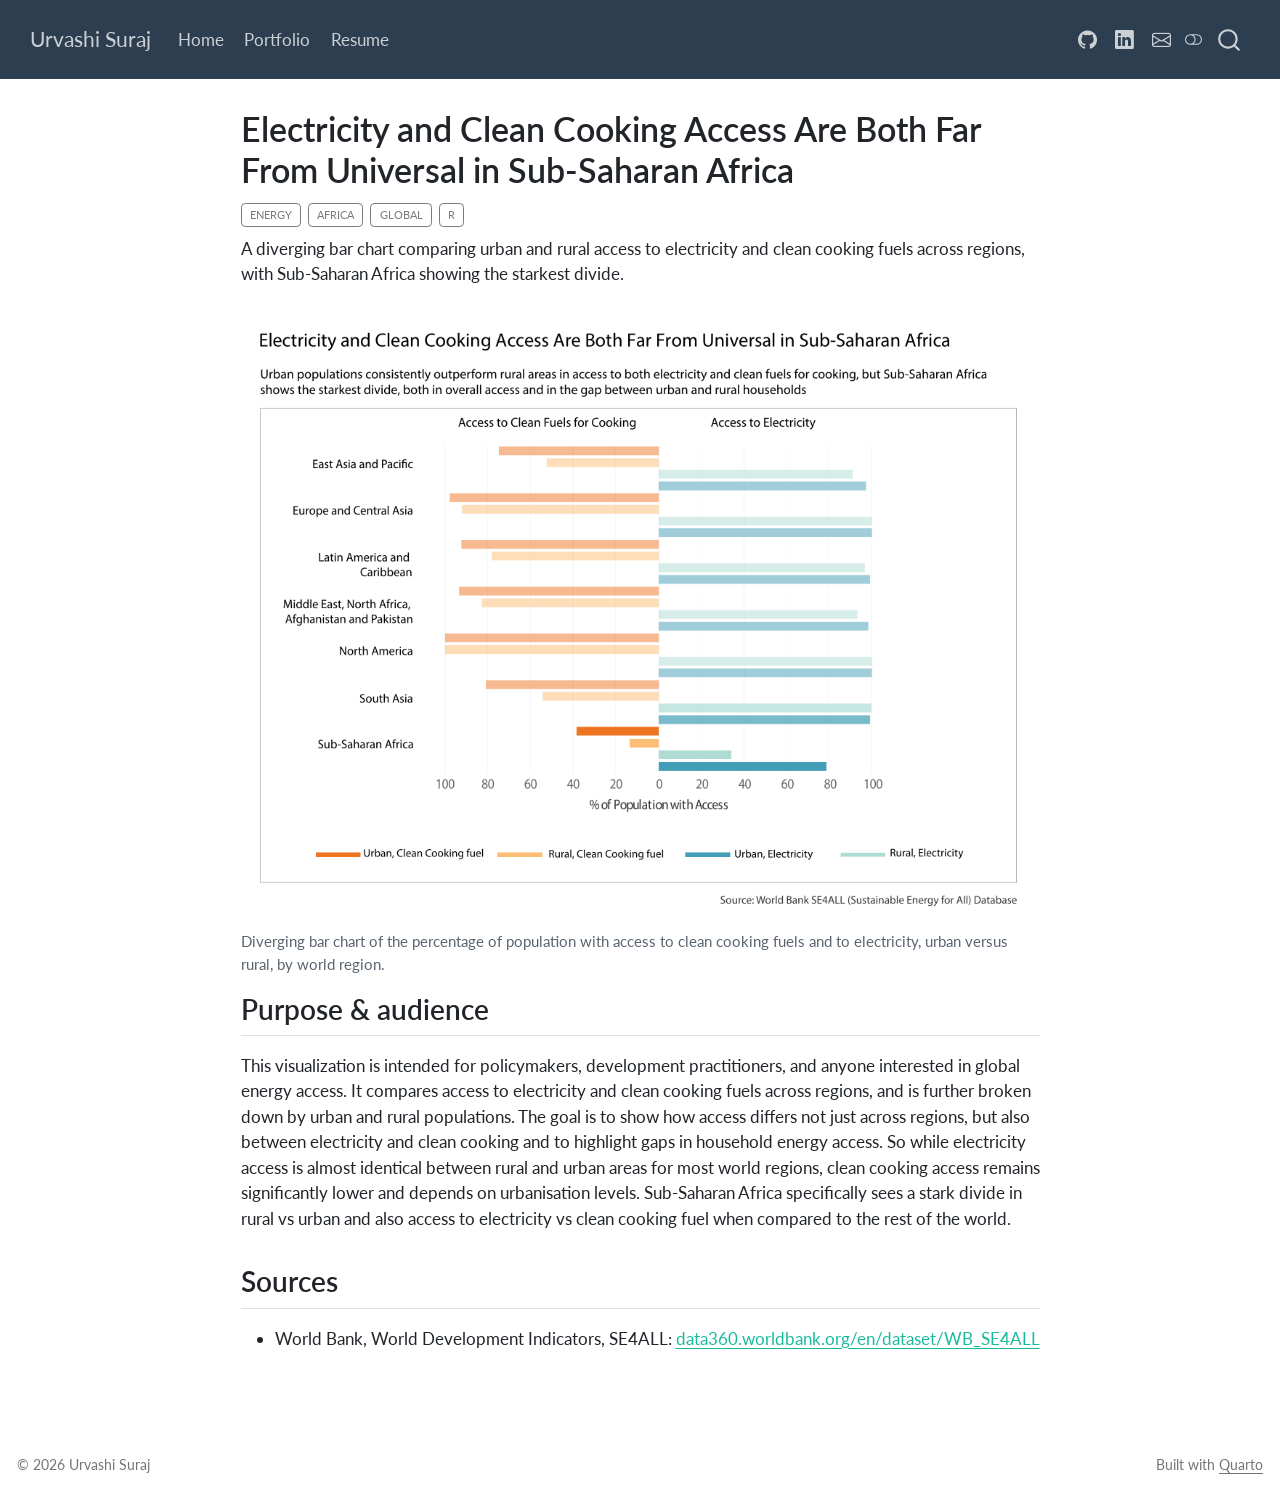
<file: docs/projects/energy-access-sub-saharan-africa/index.html>
<!DOCTYPE html>
<html xmlns="http://www.w3.org/1999/xhtml" lang="en" xml:lang="en"><head>

<meta charset="utf-8">
<meta name="generator" content="quarto-1.11.9">

<meta name="viewport" content="width=device-width, initial-scale=1.0, user-scalable=yes">

<meta name="description" content="A diverging bar chart comparing urban and rural access to electricity and clean cooking fuels across regions, with Sub-Saharan Africa showing the starkest divide.">

<title>Electricity and Clean Cooking Access Are Both Far From Universal in Sub-Saharan Africa – Urvashi Suraj</title>
<style>
/* Default styles provided by pandoc.
** See https://pandoc.org/MANUAL.html#variables-for-html for config info.
*/
span.smallcaps{font-variant: small-caps;}
div.columns{display: flex; gap: 1.5em;}
div.column{flex: auto;}
@media screen {
div.columns{gap: min(4vw, 1.5em);}
div.column{overflow-x: auto;}
}
div.hanging-indent{margin-left: 1.5em; text-indent: -1.5em;}
ul.task-list{list-style: none;}
ul.task-list li input[type="checkbox"] {
  width: 0.8em;
  margin: 0 0.8em 0.2em -1em; /* quarto-specific, see https://github.com/quarto-dev/quarto-cli/issues/4556 */ 
  vertical-align: middle;
}
</style>


<script src="../../site_libs/quarto-nav/quarto-nav.js"></script>
<script src="../../site_libs/quarto-nav/headroom.min.js"></script>
<script src="../../site_libs/clipboard/clipboard.min.js"></script>
<script src="../../site_libs/quarto-search/autocomplete.umd.js"></script>
<script src="../../site_libs/quarto-search/fuse.min.js"></script>
<script src="../../site_libs/quarto-search/quarto-search.js"></script>
<meta name="quarto:offset" content="../../">
<script src="../../site_libs/quarto-html/quarto.js" type="module"></script>
<script src="../../site_libs/quarto-html/tabsets/tabsets.js" type="module"></script>
<script src="../../site_libs/quarto-html/scrollable-regions/scrollable-regions.js" type="module"></script>
<script src="../../site_libs/quarto-html/popper.min.js"></script>
<script src="../../site_libs/quarto-html/tippy.umd.min.js"></script>
<script src="../../site_libs/quarto-html/anchor.min.js"></script>
<link href="../../site_libs/quarto-html/tippy.css" rel="stylesheet">
<link href="../../site_libs/quarto-html/quarto-syntax-highlighting-63b5708e65d6cd79cd7618c58d0c21e7.css" rel="stylesheet" class="quarto-color-scheme" id="quarto-text-highlighting-styles">
<link href="../../site_libs/quarto-html/quarto-syntax-highlighting-dark-447e42e69aaa9833c0ba1b986f430b20.css" rel="stylesheet" class="quarto-color-scheme quarto-color-alternate" id="quarto-text-highlighting-styles">
<link href="../../site_libs/quarto-html/quarto-syntax-highlighting-63b5708e65d6cd79cd7618c58d0c21e7.css" rel="stylesheet" class="quarto-color-scheme-extra" id="quarto-text-highlighting-styles">
<script src="../../site_libs/bootstrap/bootstrap.min.js"></script>
<link href="../../site_libs/bootstrap/bootstrap-icons.css" rel="stylesheet">
<link href="../../site_libs/bootstrap/bootstrap-4f284bd4e9ed61fbc505966a4ed2d220.min.css" rel="stylesheet" append-hash="true" class="quarto-color-scheme" id="quarto-bootstrap" data-mode="light">
<link href="../../site_libs/bootstrap/bootstrap-dark-9b3cc0c826b4a59f2dc288e70fb3f2be.min.css" rel="stylesheet" append-hash="true" class="quarto-color-scheme quarto-color-alternate" id="quarto-bootstrap" data-mode="dark">
<link href="../../site_libs/bootstrap/bootstrap-4f284bd4e9ed61fbc505966a4ed2d220.min.css" rel="stylesheet" append-hash="true" class="quarto-color-scheme-extra" id="quarto-bootstrap" data-mode="light">
<script id="quarto-search-options" type="application/json">{
  "location": "navbar",
  "copy-button": false,
  "collapse-after": 3,
  "panel-placement": "end",
  "type": "overlay",
  "limit": 50,
  "keyboard-shortcut": [
    "f",
    "/",
    "s"
  ],
  "show-item-context": false,
  "language": {
    "search-no-results-text": "No results",
    "search-matching-documents-text": "matching documents",
    "search-copy-link-title": "Copy link to search",
    "search-hide-matches-text": "Hide additional matches",
    "search-more-match-text": "more match in this document",
    "search-more-matches-text": "more matches in this document",
    "search-clear-button-title": "Clear",
    "search-text-placeholder": "",
    "search-detached-cancel-button-title": "Cancel",
    "search-submit-button-title": "Submit",
    "search-label": "Search"
  }
}</script>


</head>

<body class="nav-fixed fullcontent quarto-light"><a id="quarto-skip-link" class="visually-hidden-focusable" href="#quarto-document-content">Skip to main content</a><script id="quarto-html-before-body" type="application/javascript">
    const toggleBodyColorMode = (bsSheetEl) => {
      const mode = bsSheetEl.getAttribute("data-mode");
      const bodyEl = window.document.querySelector("body");
      if (mode === "dark") {
        bodyEl.classList.add("quarto-dark");
        bodyEl.classList.remove("quarto-light");
      } else {
        bodyEl.classList.add("quarto-light");
        bodyEl.classList.remove("quarto-dark");
      }
    }
    const toggleBodyColorPrimary = () => {
      const bsSheetEl = window.document.querySelector("link#quarto-bootstrap:not([rel=disabled-stylesheet])");
      if (bsSheetEl) {
        toggleBodyColorMode(bsSheetEl);
      }
    }
    const setColorSchemeToggle = (alternate) => {
      const toggles = window.document.querySelectorAll('.quarto-color-scheme-toggle');
      for (let i=0; i < toggles.length; i++) {
        const toggle = toggles[i];
        if (toggle) {
          toggle.setAttribute("aria-checked", alternate ? "true" : "false");
          if (alternate) {
            toggle.classList.add("alternate");
          } else {
            toggle.classList.remove("alternate");
          }
        }
      }
    };
    const toggleColorMode = (alternate) => {
      // Switch the stylesheets
      const primaryStylesheets = window.document.querySelectorAll('link.quarto-color-scheme:not(.quarto-color-alternate)');
      const alternateStylesheets = window.document.querySelectorAll('link.quarto-color-scheme.quarto-color-alternate');
      manageTransitions('#quarto-margin-sidebar .nav-link', false);
      if (alternate) {
        // note: dark is layered on light, we don't disable primary!
        enableStylesheet(alternateStylesheets);
        for (const sheetNode of alternateStylesheets) {
          if (sheetNode.id === "quarto-bootstrap") {
            toggleBodyColorMode(sheetNode);
          }
        }
      } else {
        disableStylesheet(alternateStylesheets);
        enableStylesheet(primaryStylesheets)
        toggleBodyColorPrimary();
      }
      manageTransitions('#quarto-margin-sidebar .nav-link', true);
      // Switch the toggles
      setColorSchemeToggle(alternate)
    }
    // Hack to workaround the fact that safari doesn't
    // properly recolor the scrollbar when toggling (#1455).
    // Not run on load: stylesheets are set before first paint there, and
    // scrolling would undo the scroll to a URL fragment (#14973).
    // The one pixel nudge keeps the reader where they were.
    const refreshSafariScrollbar = () => {
      if (navigator.userAgent.indexOf('Safari') > 0 && navigator.userAgent.indexOf('Chrome') == -1) {
        manageTransitions("body", false);
        const scrollY = window.scrollY;
        window.scrollTo(0, scrollY > 0 ? scrollY - 1 : 1);
        setTimeout(() => {
          window.scrollTo(0, scrollY);
          manageTransitions("body", true);
        }, 40);
      }
    }
    const disableStylesheet = (stylesheets) => {
      for (let i=0; i < stylesheets.length; i++) {
        const stylesheet = stylesheets[i];
        stylesheet.rel = 'disabled-stylesheet';
      }
    }
    const enableStylesheet = (stylesheets) => {
      for (let i=0; i < stylesheets.length; i++) {
        const stylesheet = stylesheets[i];
        if(stylesheet.rel !== 'stylesheet') { // for Chrome, which will still FOUC without this check
          stylesheet.rel = 'stylesheet';
        }
      }
    }
    const manageTransitions = (selector, allowTransitions) => {
      const els = window.document.querySelectorAll(selector);
      for (let i=0; i < els.length; i++) {
        const el = els[i];
        if (allowTransitions) {
          el.classList.remove('notransition');
        } else {
          el.classList.add('notransition');
        }
      }
    }
    const isFileUrl = () => {
      return window.location.protocol === 'file:';
    }
    const hasAlternateSentinel = () => {
      let styleSentinel = getColorSchemeSentinel();
      if (styleSentinel !== null) {
        return styleSentinel === "alternate";
      } else {
        return false;
      }
    }
    const setStyleSentinel = (alternate) => {
      const value = alternate ? "alternate" : "default";
      if (!isFileUrl()) {
        window.localStorage.setItem("quarto-color-scheme", value);
      } else {
        localAlternateSentinel = value;
      }
    }
    const getColorSchemeSentinel = () => {
      if (!isFileUrl()) {
        const storageValue = window.localStorage.getItem("quarto-color-scheme");
        return storageValue != null ? storageValue : localAlternateSentinel;
      } else {
        return localAlternateSentinel;
      }
    }
    const toggleGiscusIfUsed = (isAlternate, darkModeDefault) => {
      const baseTheme = document.querySelector('#giscus-base-theme')?.value ?? 'light';
      const alternateTheme = document.querySelector('#giscus-alt-theme')?.value ?? 'dark';
      let newTheme = '';
      if(authorPrefersDark) {
        newTheme = isAlternate ? baseTheme : alternateTheme;
      } else {
        newTheme = isAlternate ? alternateTheme : baseTheme;
      }
      const changeGiscusTheme = () => {
        // From: https://github.com/giscus/giscus/issues/336
        const sendMessage = (message) => {
          const iframe = document.querySelector('iframe.giscus-frame');
          if (!iframe) return;
          iframe.contentWindow.postMessage({ giscus: message }, 'https://giscus.app');
        }
        sendMessage({
          setConfig: {
            theme: newTheme
          }
        });
      }
      const isGiscussLoaded = window.document.querySelector('iframe.giscus-frame') !== null;
      if (isGiscussLoaded) {
        changeGiscusTheme();
      }
    };
    const authorPrefersDark = false;
    const darkModeDefault = authorPrefersDark;
      document.querySelector('link#quarto-text-highlighting-styles.quarto-color-scheme-extra').rel = 'disabled-stylesheet';
      document.querySelector('link#quarto-bootstrap.quarto-color-scheme-extra').rel = 'disabled-stylesheet';
    let localAlternateSentinel = darkModeDefault ? 'alternate' : 'default';
    // Dark / light mode switch
    window.quartoToggleColorScheme = () => {
      // Read the current dark / light value
      let toAlternate = !hasAlternateSentinel();
      toggleColorMode(toAlternate);
      refreshSafariScrollbar();
      setStyleSentinel(toAlternate);
      toggleGiscusIfUsed(toAlternate, darkModeDefault);
      window.dispatchEvent(new Event('resize'));
    };
    // Switch to dark mode if need be
    if (hasAlternateSentinel()) {
      toggleColorMode(true);
    } else {
      toggleColorMode(false);
    }
  </script>

<div id="quarto-search-results"></div>
  <header id="quarto-header" class="headroom fixed-top">
    <nav class="navbar navbar-expand-lg " data-bs-theme="dark" aria-label="Site">
      <div class="navbar-container container-fluid">
      <div class="navbar-brand-container mx-auto">
    <a class="navbar-brand" href="../../index.html">
    <span class="navbar-title">Urvashi Suraj</span>
    </a>
  </div>
          <button class="navbar-toggler" type="button" data-bs-toggle="collapse" data-bs-target="#navbarCollapse" aria-controls="navbarCollapse" aria-expanded="false" aria-label="Toggle navigation" onclick="if (window.quartoToggleHeadroom) { window.quartoToggleHeadroom(); }">
  <span class="navbar-toggler-icon"></span>
</button>
          <div class="collapse navbar-collapse" id="navbarCollapse">
            <ul class="navbar-nav navbar-nav-scroll me-auto">
  <li class="nav-item">
    <a class="nav-link" href="../../index.html"> 
<span class="menu-text">Home</span></a>
  </li>  
  <li class="nav-item">
    <a class="nav-link" href="../../portfolio.html"> 
<span class="menu-text">Portfolio</span></a>
  </li>  
  <li class="nav-item">
    <a class="nav-link" href="../../resume.html"> 
<span class="menu-text">Resume</span></a>
  </li>  
</ul>
            <ul class="navbar-nav navbar-nav-scroll ms-auto">
  <li class="nav-item compact">
    <a class="nav-link" href="https://github.com/uu14-cmyk"> <i class="bi bi-github" role="img" aria-label="GitHub">
</i> 
<span class="menu-text"></span></a>
  </li>  
  <li class="nav-item compact">
    <a class="nav-link" href="https://www.linkedin.com/in/your-handle"> <i class="bi bi-linkedin" role="img" aria-label="LinkedIn">
</i> 
<span class="menu-text"></span></a>
  </li>  
  <li class="nav-item compact">
    <a class="nav-link" href="mailto:you@example.com"> <i class="bi bi-envelope" role="img" aria-label="Email">
</i> 
<span class="menu-text"></span></a>
  </li>  
</ul>
          </div> <!-- /navcollapse -->
            <div class="quarto-navbar-tools">
  <button type="button" role="switch" aria-checked="false" class="quarto-color-scheme-toggle quarto-navigation-tool  px-1" onclick="window.quartoToggleColorScheme(); return false;" title="Toggle dark mode" aria-label="Toggle dark mode"><i class="bi"></i></button>
</div>
            <div id="quarto-search" class="" title="Search"></div>
      </div> <!-- /container-fluid -->
    </nav>
</header>
<!-- content -->
<div id="quarto-content" class="quarto-container page-columns page-rows-contents page-layout-article page-navbar">
<!-- sidebar -->
<!-- margin-sidebar -->
    
<!-- main -->
<main class="content" id="quarto-document-content" tabindex="-1">


<header id="title-block-header" class="quarto-title-block default">
<div class="quarto-title">
<h1 class="title">Electricity and Clean Cooking Access Are Both Far From Universal in Sub-Saharan Africa</h1>
  <div class="quarto-categories">
    <div class="quarto-category">Energy</div>
    <div class="quarto-category">Africa</div>
    <div class="quarto-category">Global</div>
    <div class="quarto-category">R</div>
  </div>
  </div>

<div>
  <div class="description">
    A diverging bar chart comparing urban and rural access to electricity and clean cooking fuels across regions, with Sub-Saharan Africa showing the starkest divide.
  </div>
</div>


<div class="quarto-title-meta">

    
  
    
  </div>
  


</header>


<div class="quarto-figure quarto-figure-center">
<figure class="figure">
<p><img src="chart.png" class="img-fluid figure-img" alt="Diverging bar chart by world region showing the percentage of the population with access to clean fuels for cooking (left) and electricity (right), split into urban and rural. Sub-Saharan Africa shows the lowest access and the largest urban-rural gaps."></p>
<figcaption>Diverging bar chart of the percentage of population with access to clean cooking fuels and to electricity, urban versus rural, by world region.</figcaption>
</figure>
</div>
<section id="purpose-audience" class="level2">
<h2 class="anchored" data-anchor-id="purpose-audience">Purpose &amp; audience</h2>
<p>This visualization is intended for policymakers, development practitioners, and anyone interested in global energy access. It compares access to electricity and clean cooking fuels across regions, and is further broken down by urban and rural populations. The goal is to show how access differs not just across regions, but also between electricity and clean cooking and to highlight gaps in household energy access. So while electricity access is almost identical between rural and urban areas for most world regions, clean cooking access remains significantly lower and depends on urbanisation levels. Sub-Saharan Africa specifically sees a stark divide in rural vs urban and also access to electricity vs clean cooking fuel when compared to the rest of the world.</p>
</section>
<section id="sources" class="level2">
<h2 class="anchored" data-anchor-id="sources">Sources</h2>
<ul>
<li>World Bank, World Development Indicators, SE4ALL: <a href="https://data360.worldbank.org/en/dataset/WB_SE4ALL">data360.worldbank.org/en/dataset/WB_SE4ALL</a></li>
</ul>


</section>

</main> <!-- /main -->
<script id="quarto-html-after-body" type="application/javascript">
  window.document.addEventListener("DOMContentLoaded", function (event) {
    // Ensure there is a toggle, if there isn't float one in the top right
    if (window.document.querySelector('.quarto-color-scheme-toggle') === null) {
      const toggle = window.document.createElement('button');
      toggle.type = "button";
      toggle.setAttribute("role", "switch");
      toggle.setAttribute("aria-checked", "false");
      toggle.classList.add('top-right');
      toggle.classList.add('quarto-color-scheme-toggle');
      toggle.setAttribute("aria-label", "Toggle dark mode");
      toggle.onclick = function() { try { window.quartoToggleColorScheme(); } catch {} return false; };
      const i = window.document.createElement("i");
      i.classList.add('bi');
      toggle.appendChild(i);
      // Put the toggle in a landmark of its own, so that landmark navigation
      // can reach it.
      //
      // The container is always a fresh direct child of body, and the toggle is
      // never moved into page furniture that the theme or the author controls.
      // The toggle is positioned against the page, so any ancestor that
      // establishes a containing block captures it: a positioned element or a
      // grid for position: absolute, and transform, filter, will-change or
      // contain for position: fixed. A direct child of body has none of these
      // to inherit, and the shift when one appears is silent and visual.
      //
      // ARIA says a document should have at most one banner, and axe reports a
      // duplicate whether or not the banners carry distinct labels. So use a
      // header when the page has no banner yet, and a named region otherwise.
      //
      // A header is a banner wherever it sits, unless it is inside sectioning
      // content, so this cannot just look at the children of body: a custom
      // page layout wraps the title block header in a plain div. An explicit
      // role="banner" always counts.
      const sectioning = 'article, aside, main, nav, section, [role="article"], [role="complementary"], [role="main"], [role="navigation"], [role="region"]';
      const hasBanner = Array.from(
        window.document.querySelectorAll('header:not([role]), [role="banner"]')
      ).some(function(el) {
        return el.hasAttribute("role") || el.closest(sectioning) === null;
      });
      const container = window.document.createElement(hasBanner ? "div" : "header");
      if (hasBanner) {
        container.setAttribute("role", "region");
        container.setAttribute("aria-label", "Toggle dark mode");
      }
      container.classList.add('quarto-color-scheme-toggle-container');
      container.appendChild(toggle);
      window.document.body.appendChild(container);
    }
    setColorSchemeToggle(hasAlternateSentinel())
    const icon = "";
    const anchorJS = new window.AnchorJS();
    anchorJS.options = {
      placement: 'right',
      icon: icon
    };
    anchorJS.add('.anchored');
    const isCodeAnnotation = (el) => {
      for (const clz of el.classList) {
        if (clz.startsWith('code-annotation-')) {                     
          return true;
        }
      }
      return false;
    }
    const onCopySuccess = function(e) {
      // button target
      const button = e.trigger;
      // don't keep focus
      button.blur();
      // flash "checked"
      button.classList.add('code-copy-button-checked');
      var currentTitle = button.getAttribute("title");
      button.setAttribute("title", "Copied!");
      let tooltip;
      if (window.bootstrap) {
        button.setAttribute("data-bs-toggle", "tooltip");
        button.setAttribute("data-bs-placement", "left");
        button.setAttribute("data-bs-title", "Copied!");
        tooltip = new bootstrap.Tooltip(button, 
          { trigger: "manual", 
            customClass: "code-copy-button-tooltip",
            offset: [0, -8]});
        tooltip.show();    
      }
      setTimeout(function() {
        if (tooltip) {
          tooltip.hide();
          button.removeAttribute("data-bs-title");
          button.removeAttribute("data-bs-toggle");
          button.removeAttribute("data-bs-placement");
        }
        button.setAttribute("title", currentTitle);
        button.classList.remove('code-copy-button-checked');
      }, 1000);
      // clear code selection
      e.clearSelection();
    }
    const getTextToCopy = function(trigger) {
      const outerScaffold = trigger.parentElement.cloneNode(true);
      const codeEl = outerScaffold.querySelector('code');
      for (const childEl of codeEl.children) {
        if (isCodeAnnotation(childEl)) {
          childEl.remove();
        }
      }
      return codeEl.innerText;
    }
    const clipboard = new window.ClipboardJS('.code-copy-button:not([data-in-quarto-modal])', {
      text: getTextToCopy
    });
    clipboard.on('success', onCopySuccess);
    if (window.document.getElementById('quarto-embedded-source-code-modal')) {
      const clipboardModal = new window.ClipboardJS('.code-copy-button[data-in-quarto-modal]', {
        text: getTextToCopy,
        container: window.document.getElementById('quarto-embedded-source-code-modal')
      });
      clipboardModal.on('success', onCopySuccess);
    }
      var localhostRegex = new RegExp(/^(?:http|https):\/\/localhost\:?[0-9]*\//);
      var mailtoRegex = new RegExp(/^mailto:/);
        var filterRegex = new RegExp('/' + window.location.host + '/');
      var isInternal = (href) => {
          return filterRegex.test(href) || localhostRegex.test(href) || mailtoRegex.test(href);
      }
      // Inspect non-navigation links and adorn them if external
      window.quartoDecorateExternalLinks = function (root) {
     var links = (root || window.document).querySelectorAll('a[href]:not(.nav-link):not(.navbar-brand):not(.toc-action):not(.sidebar-link):not(.sidebar-item-toggle):not(.pagination-link):not(.no-external):not([aria-hidden]):not(.dropdown-item):not(.quarto-navigation-tool):not(.about-link)');
      for (var i=0; i<links.length; i++) {
        const link = links[i];
        if (!isInternal(link.href)) {
          // undo the damage that might have been done by quarto-nav.js in the case of
          // links that we want to consider external
          if (link.dataset.originalHref !== undefined) {
            link.href = link.dataset.originalHref;
          }
          if (!link.classList.contains('no-external-icon')) {
          }
        }
      }
      };
      window.quartoDecorateExternalLinks(window.document);
    // Esc closes the popup (WCAG 1.4.13) and focus leaving both trigger and
    // popup closes it (WCAG 2.4.11); tippy handles neither for interactive popups.
    const hideOnEscAndFocusOut = {
      name: 'hideOnEscAndFocusOut',
      defaultValue: true,
      fn(instance) {
        const dismiss = () => {
          // A show scheduled by the trigger delay would otherwise reopen it
          instance.clearDelayTimeouts();
          instance.hide();
        };
        const onKeyDown = (event) => {
          if (event.key !== 'Escape') {
            return;
          }
          // Keep Esc from also reaching page handlers (e.g. reveal.js overview),
          // except an open reveal.js slide menu, which Esc should close too.
          // The menu handles keys only when its keyboard option is on.
          const menuHandlesEsc = window.Reveal?.getPlugin?.('menu')?.isOpen() &&
            window.Reveal.getConfig().menu?.keyboard !== false;
          if (!menuHandlesEsc) {
            event.stopPropagation();
          }
          if (instance.popper.contains(window.document.activeElement)) {
            // Disabled while refocusing so the focus trigger does not reopen it
            instance.disable();
            instance.reference.focus();
            instance.enable();
          }
          dismiss();
        };
        const onFocusOut = (event) => {
          const target = event.relatedTarget;
          if (target && !instance.reference.contains(target) &&
              !instance.popper.contains(target)) {
            dismiss();
          }
        };
        // On the trigger too: a click trigger (code-annotations: select) has no
        // blur handling. Attached for the instance's lifetime so leaving the
        // trigger also cancels a show still pending on the trigger delay.
        instance.reference.addEventListener('focusout', onFocusOut);
        return {
          onShow() {
            window.document.addEventListener('keydown', onKeyDown, true);
            instance.popper.addEventListener('focusout', onFocusOut);
          },
          onHide() {
            window.document.removeEventListener('keydown', onKeyDown, true);
            instance.popper.removeEventListener('focusout', onFocusOut);
          },
          onDestroy() {
            instance.reference.removeEventListener('focusout', onFocusOut);
          },
        };
      },
    };
    function tippyHover(el, contentFn, onTriggerFn, onUntriggerFn) {
      const config = {
        allowHTML: true,
        maxWidth: 500,
        delay: 100,
        arrow: false,
        appendTo: function(el) {
            return el.parentElement;
        },
        interactive: true,
        interactiveBorder: 10,
        theme: 'quarto',
        placement: 'bottom-start',
        plugins: [hideOnEscAndFocusOut],
      };
      if (contentFn) {
        config.content = contentFn;
      }
      if (onTriggerFn) {
        config.onTrigger = onTriggerFn;
      }
      if (onUntriggerFn) {
        config.onUntrigger = onUntriggerFn;
      }
      window.tippy(el, config); 
    }
    const noterefs = window.document.querySelectorAll('a[role="doc-noteref"]');
    for (var i=0; i<noterefs.length; i++) {
      const ref = noterefs[i];
      tippyHover(ref, function() {
        // use id or data attribute instead here
        let href = ref.getAttribute('data-footnote-href') || ref.getAttribute('href');
        try { href = new URL(href).hash; } catch {}
        const id = href.replace(/^#\/?/, "");
        const note = window.document.getElementById(id);
        if (note) {
          return note.innerHTML;
        } else {
          return "";
        }
      });
    }
    const xrefs = window.document.querySelectorAll('a.quarto-xref');
    const processXRef = (id, note) => {
      // Strip column container classes
      const stripColumnClz = (el) => {
        el.classList.remove("page-full", "page-columns");
        if (el.children) {
          for (const child of el.children) {
            stripColumnClz(child);
          }
        }
      }
      stripColumnClz(note)
      if (id === null || id.startsWith('sec-')) {
        // Special case sections, only their first couple elements
        const container = document.createElement("div");
        if (note.children && note.children.length > 2) {
          container.appendChild(note.children[0].cloneNode(true));
          for (let i = 1; i < note.children.length; i++) {
            const child = note.children[i];
            if (child.tagName === "P" && child.innerText === "") {
              continue;
            } else {
              container.appendChild(child.cloneNode(true));
              break;
            }
          }
          if (window.Quarto?.typesetMath) {
            window.Quarto.typesetMath(container);
          }
          return container.innerHTML
        } else {
          if (window.Quarto?.typesetMath) {
            window.Quarto.typesetMath(note);
          }
          return note.innerHTML;
        }
      } else {
        // Remove any anchor links if they are present
        const anchorLink = note.querySelector('a.anchorjs-link');
        if (anchorLink) {
          anchorLink.remove();
        }
        if (window.Quarto?.typesetMath) {
          window.Quarto.typesetMath(note);
        }
        if (note.classList.contains("callout")) {
          return note.outerHTML;
        } else {
          return note.innerHTML;
        }
      }
    }
    for (var i=0; i<xrefs.length; i++) {
      const xref = xrefs[i];
      tippyHover(xref, undefined, function(instance) {
        instance.disable();
        let url = xref.getAttribute('href');
        let hash = undefined; 
        if (url.startsWith('#')) {
          hash = url;
        } else {
          try { hash = new URL(url).hash; } catch {}
        }
        if (hash) {
          const id = hash.replace(/^#\/?/, "");
          const note = window.document.getElementById(id);
          if (note !== null) {
            try {
              const html = processXRef(id, note.cloneNode(true));
              instance.setContent(html);
            } finally {
              instance.enable();
              instance.show();
            }
          } else {
            // See if we can fetch this
            fetch(url.split('#')[0])
            .then(res => res.text())
            .then(html => {
              const parser = new DOMParser();
              const htmlDoc = parser.parseFromString(html, "text/html");
              const note = htmlDoc.getElementById(id);
              if (note !== null) {
                const html = processXRef(id, note);
                instance.setContent(html);
              } 
            }).finally(() => {
              instance.enable();
              instance.show();
            });
          }
        } else {
          // See if we can fetch a full url (with no hash to target)
          // This is a special case and we should probably do some content thinning / targeting
          fetch(url)
          .then(res => res.text())
          .then(html => {
            const parser = new DOMParser();
            const htmlDoc = parser.parseFromString(html, "text/html");
            const note = htmlDoc.querySelector('main.content');
            if (note !== null) {
              // This should only happen for chapter cross references
              // (since there is no id in the URL)
              // remove the first header
              if (note.children.length > 0 && note.children[0].tagName === "HEADER") {
                note.children[0].remove();
              }
              const html = processXRef(null, note);
              instance.setContent(html);
            } 
          }).finally(() => {
            instance.enable();
            instance.show();
          });
        }
      }, function(instance) {
      });
    }
        let selectedAnnoteEl;
        const selectorForAnnotation = ( cell, annotation) => {
          let cellAttr = 'data-code-cell="' + cell + '"';
          let lineAttr = 'data-code-annotation="' +  annotation + '"';
          const selector = 'span[' + cellAttr + '][' + lineAttr + ']';
          return selector;
        }
        const selectCodeLines = (annoteEl) => {
          const doc = window.document;
          const targetCell = annoteEl.getAttribute("data-target-cell");
          const targetAnnotation = annoteEl.getAttribute("data-target-annotation");
          const annoteSpan = window.document.querySelector(selectorForAnnotation(targetCell, targetAnnotation));
          const lines = annoteSpan.getAttribute("data-code-lines").split(",");
          const lineIds = lines.map((line) => {
            return targetCell + "-" + line;
          })
          // Each band is positioned against its own containing block, which is
          // not the offsetParent of the lines, so place it from client rects.
          const placeBand = (band, firstEl, lastEl, codeBlock) => {
            const container = band.offsetParent;
            if (container === null) {
              return;
            }
            const containerRect = container.getBoundingClientRect();
            // Reveal.js scales slides with a transform, so convert client
            // pixels back to the CSS pixels of the container.
            const scale = containerRect.height / container.offsetHeight || 1;
            const firstRect = firstEl.getBoundingClientRect();
            const lastRect = lastEl.getBoundingClientRect();
            const top = (firstRect.top - containerRect.top) / scale - container.clientTop + container.scrollTop;
            const height = (lastRect.bottom - firstRect.top) / scale;
            band.style.top = top - 2 + "px";
            band.style.height = height + 4 + "px";
            if (codeBlock) {
              // Without the copy button wrapper, the containing block is wider
              // than the code block, so span the code block explicitly.
              const blockRect = codeBlock.getBoundingClientRect();
              band.style.left = (blockRect.left - containerRect.left) / scale - container.clientLeft + container.scrollLeft + "px";
              band.style.width = blockRect.width / scale + "px";
            }
          };
          if (lineIds.length > 0) {
            const el = window.document.getElementById(lineIds[0]);
            const lastEl = window.document.getElementById(lineIds[lineIds.length - 1]);
            const parent = el.parentElement.parentElement;
            // cook up a div (if necessary) and position it
            let div = window.document.getElementById("code-annotation-line-highlight");
            if (div === null) {
              div = window.document.createElement("div");
              div.setAttribute("id", "code-annotation-line-highlight");
              div.style.position = 'absolute';
              parent.appendChild(div);
            }
            placeBand(div, el, lastEl, parent.closest("div.sourceCode") || parent);
            let gutterDiv = window.document.getElementById("code-annotation-line-highlight-gutter");
            if (gutterDiv === null) {
              gutterDiv = window.document.createElement("div");
              gutterDiv.setAttribute("id", "code-annotation-line-highlight-gutter");
              gutterDiv.style.position = 'absolute';
              const codeCell = window.document.getElementById(targetCell);
              const gutter = codeCell.querySelector('.code-annotation-gutter');
              gutter.appendChild(gutterDiv);
            }
            placeBand(gutterDiv, el, lastEl);
            selectedAnnoteEl = annoteEl;
          }
        };
        const unselectCodeLines = () => {
          const elementsIds = ["code-annotation-line-highlight", "code-annotation-line-highlight-gutter"];
          elementsIds.forEach((elId) => {
            const div = window.document.getElementById(elId);
            if (div) {
              div.remove();
            }
          });
          selectedAnnoteEl = undefined;
        };
          // Handle positioning of the toggle
      window.addEventListener(
        "resize",
        throttle(() => {
          elRect = undefined;
          if (selectedAnnoteEl) {
            selectCodeLines(selectedAnnoteEl);
          }
        }, 10)
      );
      function throttle(fn, ms) {
      let throttle = false;
      let timer;
        return (...args) => {
          if(!throttle) { // first call gets through
              fn.apply(this, args);
              throttle = true;
          } else { // all the others get throttled
              if(timer) clearTimeout(timer); // cancel #2
              timer = setTimeout(() => {
                fn.apply(this, args);
                timer = throttle = false;
              }, ms);
          }
        };
      }
        // Attach click handler to the DT
        const annoteDls = window.document.querySelectorAll('dt[data-target-cell]');
        for (const annoteDlNode of annoteDls) {
          annoteDlNode.addEventListener('click', (event) => {
            const clickedEl = event.target;
            if (clickedEl !== selectedAnnoteEl) {
              unselectCodeLines();
              const activeEl = window.document.querySelector('dt[data-target-cell].code-annotation-active');
              if (activeEl) {
                activeEl.classList.remove('code-annotation-active');
              }
              selectCodeLines(clickedEl);
              clickedEl.classList.add('code-annotation-active');
            } else {
              // Unselect the line
              unselectCodeLines();
              clickedEl.classList.remove('code-annotation-active');
            }
          });
        }
    const findCites = (el) => {
      const parentEl = el.parentElement;
      if (parentEl) {
        const cites = parentEl.dataset.cites;
        if (cites) {
          return {
            el,
            cites: cites.split(' ')
          };
        } else {
          return findCites(el.parentElement)
        }
      } else {
        return undefined;
      }
    };
    var bibliorefs = window.document.querySelectorAll('a[role="doc-biblioref"]');
    for (var i=0; i<bibliorefs.length; i++) {
      const ref = bibliorefs[i];
      const citeInfo = findCites(ref);
      if (citeInfo) {
        tippyHover(citeInfo.el, function() {
          var popup = window.document.createElement('div');
          citeInfo.cites.forEach(function(cite) {
            var citeDiv = window.document.createElement('div');
            citeDiv.classList.add('hanging-indent');
            citeDiv.classList.add('csl-entry');
            var biblioDiv = window.document.getElementById('ref-' + cite);
            if (biblioDiv) {
              citeDiv.innerHTML = biblioDiv.innerHTML;
            }
            popup.appendChild(citeDiv);
          });
          return popup.innerHTML;
        });
      }
    }
  });
  </script>
  <script type="application/javascript">
  window.quartoScrollableRegionsLabels = {"code":"Scrollable code","output":"Scrollable output"};
  </script>
</div> <!-- /content -->
<footer class="footer">
  <div class="nav-footer">
    <div class="nav-footer-left">
<p>© 2026 Urvashi Suraj</p>
</div>   
    <div class="nav-footer-center">
      &nbsp;
    </div>
    <div class="nav-footer-right">
<p>Built with <a href="https://quarto.org/">Quarto</a></p>
</div>
  </div>
</footer>




</body></html>
</file>
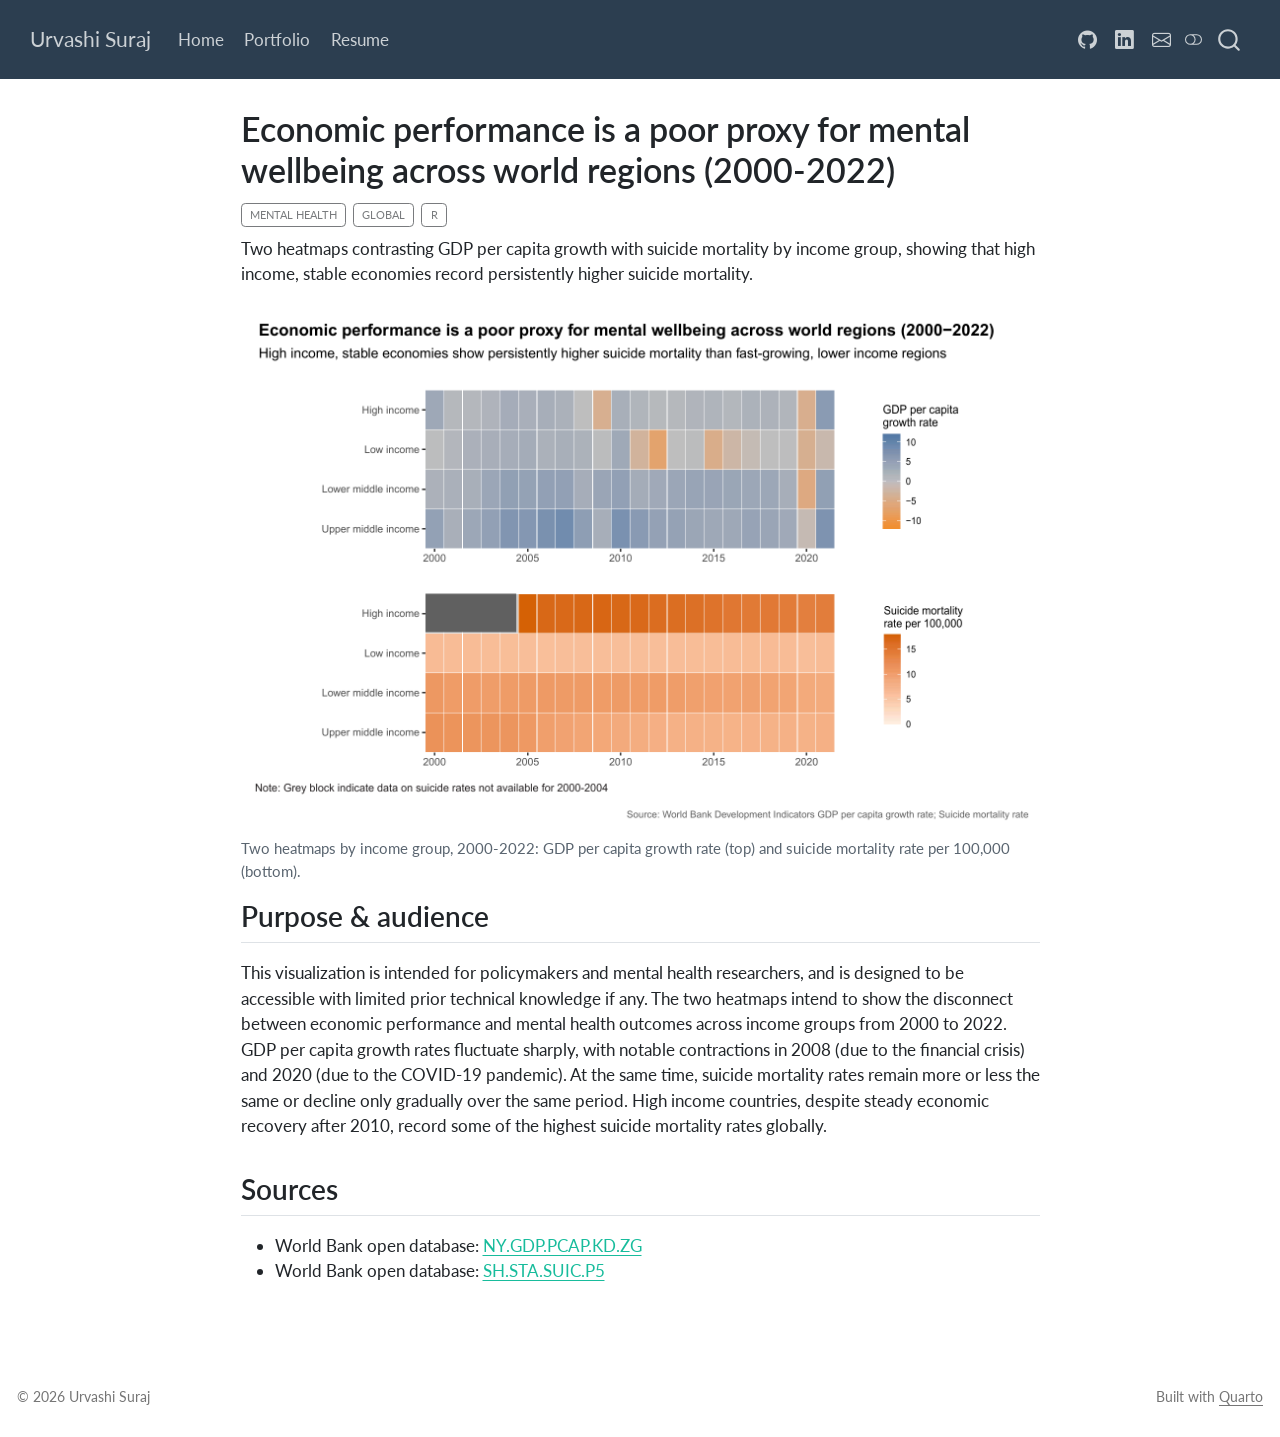
<file: docs/projects/gdp-vs-mental-wellbeing/index.html>
<!DOCTYPE html>
<html xmlns="http://www.w3.org/1999/xhtml" lang="en" xml:lang="en"><head>

<meta charset="utf-8">
<meta name="generator" content="quarto-1.11.9">

<meta name="viewport" content="width=device-width, initial-scale=1.0, user-scalable=yes">

<meta name="description" content="Two heatmaps contrasting GDP per capita growth with suicide mortality by income group, showing that high income, stable economies record persistently higher suicide mortality.">

<title>Economic performance is a poor proxy for mental wellbeing across world regions (2000-2022) – Urvashi Suraj</title>
<style>
/* Default styles provided by pandoc.
** See https://pandoc.org/MANUAL.html#variables-for-html for config info.
*/
span.smallcaps{font-variant: small-caps;}
div.columns{display: flex; gap: 1.5em;}
div.column{flex: auto;}
@media screen {
div.columns{gap: min(4vw, 1.5em);}
div.column{overflow-x: auto;}
}
div.hanging-indent{margin-left: 1.5em; text-indent: -1.5em;}
ul.task-list{list-style: none;}
ul.task-list li input[type="checkbox"] {
  width: 0.8em;
  margin: 0 0.8em 0.2em -1em; /* quarto-specific, see https://github.com/quarto-dev/quarto-cli/issues/4556 */ 
  vertical-align: middle;
}
</style>


<script src="../../site_libs/quarto-nav/quarto-nav.js"></script>
<script src="../../site_libs/quarto-nav/headroom.min.js"></script>
<script src="../../site_libs/clipboard/clipboard.min.js"></script>
<script src="../../site_libs/quarto-search/autocomplete.umd.js"></script>
<script src="../../site_libs/quarto-search/fuse.min.js"></script>
<script src="../../site_libs/quarto-search/quarto-search.js"></script>
<meta name="quarto:offset" content="../../">
<script src="../../site_libs/quarto-html/quarto.js" type="module"></script>
<script src="../../site_libs/quarto-html/tabsets/tabsets.js" type="module"></script>
<script src="../../site_libs/quarto-html/scrollable-regions/scrollable-regions.js" type="module"></script>
<script src="../../site_libs/quarto-html/popper.min.js"></script>
<script src="../../site_libs/quarto-html/tippy.umd.min.js"></script>
<script src="../../site_libs/quarto-html/anchor.min.js"></script>
<link href="../../site_libs/quarto-html/tippy.css" rel="stylesheet">
<link href="../../site_libs/quarto-html/quarto-syntax-highlighting-63b5708e65d6cd79cd7618c58d0c21e7.css" rel="stylesheet" class="quarto-color-scheme" id="quarto-text-highlighting-styles">
<link href="../../site_libs/quarto-html/quarto-syntax-highlighting-dark-447e42e69aaa9833c0ba1b986f430b20.css" rel="stylesheet" class="quarto-color-scheme quarto-color-alternate" id="quarto-text-highlighting-styles">
<link href="../../site_libs/quarto-html/quarto-syntax-highlighting-63b5708e65d6cd79cd7618c58d0c21e7.css" rel="stylesheet" class="quarto-color-scheme-extra" id="quarto-text-highlighting-styles">
<script src="../../site_libs/bootstrap/bootstrap.min.js"></script>
<link href="../../site_libs/bootstrap/bootstrap-icons.css" rel="stylesheet">
<link href="../../site_libs/bootstrap/bootstrap-4f284bd4e9ed61fbc505966a4ed2d220.min.css" rel="stylesheet" append-hash="true" class="quarto-color-scheme" id="quarto-bootstrap" data-mode="light">
<link href="../../site_libs/bootstrap/bootstrap-dark-9b3cc0c826b4a59f2dc288e70fb3f2be.min.css" rel="stylesheet" append-hash="true" class="quarto-color-scheme quarto-color-alternate" id="quarto-bootstrap" data-mode="dark">
<link href="../../site_libs/bootstrap/bootstrap-4f284bd4e9ed61fbc505966a4ed2d220.min.css" rel="stylesheet" append-hash="true" class="quarto-color-scheme-extra" id="quarto-bootstrap" data-mode="light">
<script id="quarto-search-options" type="application/json">{
  "location": "navbar",
  "copy-button": false,
  "collapse-after": 3,
  "panel-placement": "end",
  "type": "overlay",
  "limit": 50,
  "keyboard-shortcut": [
    "f",
    "/",
    "s"
  ],
  "show-item-context": false,
  "language": {
    "search-no-results-text": "No results",
    "search-matching-documents-text": "matching documents",
    "search-copy-link-title": "Copy link to search",
    "search-hide-matches-text": "Hide additional matches",
    "search-more-match-text": "more match in this document",
    "search-more-matches-text": "more matches in this document",
    "search-clear-button-title": "Clear",
    "search-text-placeholder": "",
    "search-detached-cancel-button-title": "Cancel",
    "search-submit-button-title": "Submit",
    "search-label": "Search"
  }
}</script>


</head>

<body class="nav-fixed fullcontent quarto-light"><a id="quarto-skip-link" class="visually-hidden-focusable" href="#quarto-document-content">Skip to main content</a><script id="quarto-html-before-body" type="application/javascript">
    const toggleBodyColorMode = (bsSheetEl) => {
      const mode = bsSheetEl.getAttribute("data-mode");
      const bodyEl = window.document.querySelector("body");
      if (mode === "dark") {
        bodyEl.classList.add("quarto-dark");
        bodyEl.classList.remove("quarto-light");
      } else {
        bodyEl.classList.add("quarto-light");
        bodyEl.classList.remove("quarto-dark");
      }
    }
    const toggleBodyColorPrimary = () => {
      const bsSheetEl = window.document.querySelector("link#quarto-bootstrap:not([rel=disabled-stylesheet])");
      if (bsSheetEl) {
        toggleBodyColorMode(bsSheetEl);
      }
    }
    const setColorSchemeToggle = (alternate) => {
      const toggles = window.document.querySelectorAll('.quarto-color-scheme-toggle');
      for (let i=0; i < toggles.length; i++) {
        const toggle = toggles[i];
        if (toggle) {
          toggle.setAttribute("aria-checked", alternate ? "true" : "false");
          if (alternate) {
            toggle.classList.add("alternate");
          } else {
            toggle.classList.remove("alternate");
          }
        }
      }
    };
    const toggleColorMode = (alternate) => {
      // Switch the stylesheets
      const primaryStylesheets = window.document.querySelectorAll('link.quarto-color-scheme:not(.quarto-color-alternate)');
      const alternateStylesheets = window.document.querySelectorAll('link.quarto-color-scheme.quarto-color-alternate');
      manageTransitions('#quarto-margin-sidebar .nav-link', false);
      if (alternate) {
        // note: dark is layered on light, we don't disable primary!
        enableStylesheet(alternateStylesheets);
        for (const sheetNode of alternateStylesheets) {
          if (sheetNode.id === "quarto-bootstrap") {
            toggleBodyColorMode(sheetNode);
          }
        }
      } else {
        disableStylesheet(alternateStylesheets);
        enableStylesheet(primaryStylesheets)
        toggleBodyColorPrimary();
      }
      manageTransitions('#quarto-margin-sidebar .nav-link', true);
      // Switch the toggles
      setColorSchemeToggle(alternate)
    }
    // Hack to workaround the fact that safari doesn't
    // properly recolor the scrollbar when toggling (#1455).
    // Not run on load: stylesheets are set before first paint there, and
    // scrolling would undo the scroll to a URL fragment (#14973).
    // The one pixel nudge keeps the reader where they were.
    const refreshSafariScrollbar = () => {
      if (navigator.userAgent.indexOf('Safari') > 0 && navigator.userAgent.indexOf('Chrome') == -1) {
        manageTransitions("body", false);
        const scrollY = window.scrollY;
        window.scrollTo(0, scrollY > 0 ? scrollY - 1 : 1);
        setTimeout(() => {
          window.scrollTo(0, scrollY);
          manageTransitions("body", true);
        }, 40);
      }
    }
    const disableStylesheet = (stylesheets) => {
      for (let i=0; i < stylesheets.length; i++) {
        const stylesheet = stylesheets[i];
        stylesheet.rel = 'disabled-stylesheet';
      }
    }
    const enableStylesheet = (stylesheets) => {
      for (let i=0; i < stylesheets.length; i++) {
        const stylesheet = stylesheets[i];
        if(stylesheet.rel !== 'stylesheet') { // for Chrome, which will still FOUC without this check
          stylesheet.rel = 'stylesheet';
        }
      }
    }
    const manageTransitions = (selector, allowTransitions) => {
      const els = window.document.querySelectorAll(selector);
      for (let i=0; i < els.length; i++) {
        const el = els[i];
        if (allowTransitions) {
          el.classList.remove('notransition');
        } else {
          el.classList.add('notransition');
        }
      }
    }
    const isFileUrl = () => {
      return window.location.protocol === 'file:';
    }
    const hasAlternateSentinel = () => {
      let styleSentinel = getColorSchemeSentinel();
      if (styleSentinel !== null) {
        return styleSentinel === "alternate";
      } else {
        return false;
      }
    }
    const setStyleSentinel = (alternate) => {
      const value = alternate ? "alternate" : "default";
      if (!isFileUrl()) {
        window.localStorage.setItem("quarto-color-scheme", value);
      } else {
        localAlternateSentinel = value;
      }
    }
    const getColorSchemeSentinel = () => {
      if (!isFileUrl()) {
        const storageValue = window.localStorage.getItem("quarto-color-scheme");
        return storageValue != null ? storageValue : localAlternateSentinel;
      } else {
        return localAlternateSentinel;
      }
    }
    const toggleGiscusIfUsed = (isAlternate, darkModeDefault) => {
      const baseTheme = document.querySelector('#giscus-base-theme')?.value ?? 'light';
      const alternateTheme = document.querySelector('#giscus-alt-theme')?.value ?? 'dark';
      let newTheme = '';
      if(authorPrefersDark) {
        newTheme = isAlternate ? baseTheme : alternateTheme;
      } else {
        newTheme = isAlternate ? alternateTheme : baseTheme;
      }
      const changeGiscusTheme = () => {
        // From: https://github.com/giscus/giscus/issues/336
        const sendMessage = (message) => {
          const iframe = document.querySelector('iframe.giscus-frame');
          if (!iframe) return;
          iframe.contentWindow.postMessage({ giscus: message }, 'https://giscus.app');
        }
        sendMessage({
          setConfig: {
            theme: newTheme
          }
        });
      }
      const isGiscussLoaded = window.document.querySelector('iframe.giscus-frame') !== null;
      if (isGiscussLoaded) {
        changeGiscusTheme();
      }
    };
    const authorPrefersDark = false;
    const darkModeDefault = authorPrefersDark;
      document.querySelector('link#quarto-text-highlighting-styles.quarto-color-scheme-extra').rel = 'disabled-stylesheet';
      document.querySelector('link#quarto-bootstrap.quarto-color-scheme-extra').rel = 'disabled-stylesheet';
    let localAlternateSentinel = darkModeDefault ? 'alternate' : 'default';
    // Dark / light mode switch
    window.quartoToggleColorScheme = () => {
      // Read the current dark / light value
      let toAlternate = !hasAlternateSentinel();
      toggleColorMode(toAlternate);
      refreshSafariScrollbar();
      setStyleSentinel(toAlternate);
      toggleGiscusIfUsed(toAlternate, darkModeDefault);
      window.dispatchEvent(new Event('resize'));
    };
    // Switch to dark mode if need be
    if (hasAlternateSentinel()) {
      toggleColorMode(true);
    } else {
      toggleColorMode(false);
    }
  </script>

<div id="quarto-search-results"></div>
  <header id="quarto-header" class="headroom fixed-top">
    <nav class="navbar navbar-expand-lg " data-bs-theme="dark" aria-label="Site">
      <div class="navbar-container container-fluid">
      <div class="navbar-brand-container mx-auto">
    <a class="navbar-brand" href="../../index.html">
    <span class="navbar-title">Urvashi Suraj</span>
    </a>
  </div>
          <button class="navbar-toggler" type="button" data-bs-toggle="collapse" data-bs-target="#navbarCollapse" aria-controls="navbarCollapse" aria-expanded="false" aria-label="Toggle navigation" onclick="if (window.quartoToggleHeadroom) { window.quartoToggleHeadroom(); }">
  <span class="navbar-toggler-icon"></span>
</button>
          <div class="collapse navbar-collapse" id="navbarCollapse">
            <ul class="navbar-nav navbar-nav-scroll me-auto">
  <li class="nav-item">
    <a class="nav-link" href="../../index.html"> 
<span class="menu-text">Home</span></a>
  </li>  
  <li class="nav-item">
    <a class="nav-link" href="../../portfolio.html"> 
<span class="menu-text">Portfolio</span></a>
  </li>  
  <li class="nav-item">
    <a class="nav-link" href="../../resume.html"> 
<span class="menu-text">Resume</span></a>
  </li>  
</ul>
            <ul class="navbar-nav navbar-nav-scroll ms-auto">
  <li class="nav-item compact">
    <a class="nav-link" href="https://github.com/uu14-cmyk"> <i class="bi bi-github" role="img" aria-label="GitHub">
</i> 
<span class="menu-text"></span></a>
  </li>  
  <li class="nav-item compact">
    <a class="nav-link" href="https://www.linkedin.com/in/your-handle"> <i class="bi bi-linkedin" role="img" aria-label="LinkedIn">
</i> 
<span class="menu-text"></span></a>
  </li>  
  <li class="nav-item compact">
    <a class="nav-link" href="mailto:you@example.com"> <i class="bi bi-envelope" role="img" aria-label="Email">
</i> 
<span class="menu-text"></span></a>
  </li>  
</ul>
          </div> <!-- /navcollapse -->
            <div class="quarto-navbar-tools">
  <button type="button" role="switch" aria-checked="false" class="quarto-color-scheme-toggle quarto-navigation-tool  px-1" onclick="window.quartoToggleColorScheme(); return false;" title="Toggle dark mode" aria-label="Toggle dark mode"><i class="bi"></i></button>
</div>
            <div id="quarto-search" class="" title="Search"></div>
      </div> <!-- /container-fluid -->
    </nav>
</header>
<!-- content -->
<div id="quarto-content" class="quarto-container page-columns page-rows-contents page-layout-article page-navbar">
<!-- sidebar -->
<!-- margin-sidebar -->
    
<!-- main -->
<main class="content" id="quarto-document-content" tabindex="-1">


<header id="title-block-header" class="quarto-title-block default">
<div class="quarto-title">
<h1 class="title">Economic performance is a poor proxy for mental wellbeing across world regions (2000-2022)</h1>
  <div class="quarto-categories">
    <div class="quarto-category">Mental health</div>
    <div class="quarto-category">Global</div>
    <div class="quarto-category">R</div>
  </div>
  </div>

<div>
  <div class="description">
    Two heatmaps contrasting GDP per capita growth with suicide mortality by income group, showing that high income, stable economies record persistently higher suicide mortality.
  </div>
</div>


<div class="quarto-title-meta">

    
  
    
  </div>
  


</header>


<div class="quarto-figure quarto-figure-center">
<figure class="figure">
<p><img src="chart.png" class="img-fluid figure-img" alt="Two stacked heatmaps with years 2000 to 2022 on the x-axis and four income groups on the y-axis. The top shows GDP per capita growth, with contractions around 2008 and 2020. The bottom shows suicide mortality per 100,000, which stays similar or declines slowly and is highest for high income countries; a grey block marks missing data for 2000-2004."></p>
<figcaption>Two heatmaps by income group, 2000-2022: GDP per capita growth rate (top) and suicide mortality rate per 100,000 (bottom).</figcaption>
</figure>
</div>
<section id="purpose-audience" class="level2">
<h2 class="anchored" data-anchor-id="purpose-audience">Purpose &amp; audience</h2>
<p>This visualization is intended for policymakers and mental health researchers, and is designed to be accessible with limited prior technical knowledge if any. The two heatmaps intend to show the disconnect between economic performance and mental health outcomes across income groups from 2000 to 2022. GDP per capita growth rates fluctuate sharply, with notable contractions in 2008 (due to the financial crisis) and 2020 (due to the COVID-19 pandemic). At the same time, suicide mortality rates remain more or less the same or decline only gradually over the same period. High income countries, despite steady economic recovery after 2010, record some of the highest suicide mortality rates globally.</p>
</section>
<section id="sources" class="level2">
<h2 class="anchored" data-anchor-id="sources">Sources</h2>
<ul>
<li>World Bank open database: <a href="https://data.worldbank.org/indicator/NY.GDP.PCAP.KD.ZG">NY.GDP.PCAP.KD.ZG</a></li>
<li>World Bank open database: <a href="https://data.worldbank.org/indicator/SH.STA.SUIC.P5">SH.STA.SUIC.P5</a></li>
</ul>


</section>

</main> <!-- /main -->
<script id="quarto-html-after-body" type="application/javascript">
  window.document.addEventListener("DOMContentLoaded", function (event) {
    // Ensure there is a toggle, if there isn't float one in the top right
    if (window.document.querySelector('.quarto-color-scheme-toggle') === null) {
      const toggle = window.document.createElement('button');
      toggle.type = "button";
      toggle.setAttribute("role", "switch");
      toggle.setAttribute("aria-checked", "false");
      toggle.classList.add('top-right');
      toggle.classList.add('quarto-color-scheme-toggle');
      toggle.setAttribute("aria-label", "Toggle dark mode");
      toggle.onclick = function() { try { window.quartoToggleColorScheme(); } catch {} return false; };
      const i = window.document.createElement("i");
      i.classList.add('bi');
      toggle.appendChild(i);
      // Put the toggle in a landmark of its own, so that landmark navigation
      // can reach it.
      //
      // The container is always a fresh direct child of body, and the toggle is
      // never moved into page furniture that the theme or the author controls.
      // The toggle is positioned against the page, so any ancestor that
      // establishes a containing block captures it: a positioned element or a
      // grid for position: absolute, and transform, filter, will-change or
      // contain for position: fixed. A direct child of body has none of these
      // to inherit, and the shift when one appears is silent and visual.
      //
      // ARIA says a document should have at most one banner, and axe reports a
      // duplicate whether or not the banners carry distinct labels. So use a
      // header when the page has no banner yet, and a named region otherwise.
      //
      // A header is a banner wherever it sits, unless it is inside sectioning
      // content, so this cannot just look at the children of body: a custom
      // page layout wraps the title block header in a plain div. An explicit
      // role="banner" always counts.
      const sectioning = 'article, aside, main, nav, section, [role="article"], [role="complementary"], [role="main"], [role="navigation"], [role="region"]';
      const hasBanner = Array.from(
        window.document.querySelectorAll('header:not([role]), [role="banner"]')
      ).some(function(el) {
        return el.hasAttribute("role") || el.closest(sectioning) === null;
      });
      const container = window.document.createElement(hasBanner ? "div" : "header");
      if (hasBanner) {
        container.setAttribute("role", "region");
        container.setAttribute("aria-label", "Toggle dark mode");
      }
      container.classList.add('quarto-color-scheme-toggle-container');
      container.appendChild(toggle);
      window.document.body.appendChild(container);
    }
    setColorSchemeToggle(hasAlternateSentinel())
    const icon = "";
    const anchorJS = new window.AnchorJS();
    anchorJS.options = {
      placement: 'right',
      icon: icon
    };
    anchorJS.add('.anchored');
    const isCodeAnnotation = (el) => {
      for (const clz of el.classList) {
        if (clz.startsWith('code-annotation-')) {                     
          return true;
        }
      }
      return false;
    }
    const onCopySuccess = function(e) {
      // button target
      const button = e.trigger;
      // don't keep focus
      button.blur();
      // flash "checked"
      button.classList.add('code-copy-button-checked');
      var currentTitle = button.getAttribute("title");
      button.setAttribute("title", "Copied!");
      let tooltip;
      if (window.bootstrap) {
        button.setAttribute("data-bs-toggle", "tooltip");
        button.setAttribute("data-bs-placement", "left");
        button.setAttribute("data-bs-title", "Copied!");
        tooltip = new bootstrap.Tooltip(button, 
          { trigger: "manual", 
            customClass: "code-copy-button-tooltip",
            offset: [0, -8]});
        tooltip.show();    
      }
      setTimeout(function() {
        if (tooltip) {
          tooltip.hide();
          button.removeAttribute("data-bs-title");
          button.removeAttribute("data-bs-toggle");
          button.removeAttribute("data-bs-placement");
        }
        button.setAttribute("title", currentTitle);
        button.classList.remove('code-copy-button-checked');
      }, 1000);
      // clear code selection
      e.clearSelection();
    }
    const getTextToCopy = function(trigger) {
      const outerScaffold = trigger.parentElement.cloneNode(true);
      const codeEl = outerScaffold.querySelector('code');
      for (const childEl of codeEl.children) {
        if (isCodeAnnotation(childEl)) {
          childEl.remove();
        }
      }
      return codeEl.innerText;
    }
    const clipboard = new window.ClipboardJS('.code-copy-button:not([data-in-quarto-modal])', {
      text: getTextToCopy
    });
    clipboard.on('success', onCopySuccess);
    if (window.document.getElementById('quarto-embedded-source-code-modal')) {
      const clipboardModal = new window.ClipboardJS('.code-copy-button[data-in-quarto-modal]', {
        text: getTextToCopy,
        container: window.document.getElementById('quarto-embedded-source-code-modal')
      });
      clipboardModal.on('success', onCopySuccess);
    }
      var localhostRegex = new RegExp(/^(?:http|https):\/\/localhost\:?[0-9]*\//);
      var mailtoRegex = new RegExp(/^mailto:/);
        var filterRegex = new RegExp('/' + window.location.host + '/');
      var isInternal = (href) => {
          return filterRegex.test(href) || localhostRegex.test(href) || mailtoRegex.test(href);
      }
      // Inspect non-navigation links and adorn them if external
      window.quartoDecorateExternalLinks = function (root) {
     var links = (root || window.document).querySelectorAll('a[href]:not(.nav-link):not(.navbar-brand):not(.toc-action):not(.sidebar-link):not(.sidebar-item-toggle):not(.pagination-link):not(.no-external):not([aria-hidden]):not(.dropdown-item):not(.quarto-navigation-tool):not(.about-link)');
      for (var i=0; i<links.length; i++) {
        const link = links[i];
        if (!isInternal(link.href)) {
          // undo the damage that might have been done by quarto-nav.js in the case of
          // links that we want to consider external
          if (link.dataset.originalHref !== undefined) {
            link.href = link.dataset.originalHref;
          }
          if (!link.classList.contains('no-external-icon')) {
          }
        }
      }
      };
      window.quartoDecorateExternalLinks(window.document);
    // Esc closes the popup (WCAG 1.4.13) and focus leaving both trigger and
    // popup closes it (WCAG 2.4.11); tippy handles neither for interactive popups.
    const hideOnEscAndFocusOut = {
      name: 'hideOnEscAndFocusOut',
      defaultValue: true,
      fn(instance) {
        const dismiss = () => {
          // A show scheduled by the trigger delay would otherwise reopen it
          instance.clearDelayTimeouts();
          instance.hide();
        };
        const onKeyDown = (event) => {
          if (event.key !== 'Escape') {
            return;
          }
          // Keep Esc from also reaching page handlers (e.g. reveal.js overview),
          // except an open reveal.js slide menu, which Esc should close too.
          // The menu handles keys only when its keyboard option is on.
          const menuHandlesEsc = window.Reveal?.getPlugin?.('menu')?.isOpen() &&
            window.Reveal.getConfig().menu?.keyboard !== false;
          if (!menuHandlesEsc) {
            event.stopPropagation();
          }
          if (instance.popper.contains(window.document.activeElement)) {
            // Disabled while refocusing so the focus trigger does not reopen it
            instance.disable();
            instance.reference.focus();
            instance.enable();
          }
          dismiss();
        };
        const onFocusOut = (event) => {
          const target = event.relatedTarget;
          if (target && !instance.reference.contains(target) &&
              !instance.popper.contains(target)) {
            dismiss();
          }
        };
        // On the trigger too: a click trigger (code-annotations: select) has no
        // blur handling. Attached for the instance's lifetime so leaving the
        // trigger also cancels a show still pending on the trigger delay.
        instance.reference.addEventListener('focusout', onFocusOut);
        return {
          onShow() {
            window.document.addEventListener('keydown', onKeyDown, true);
            instance.popper.addEventListener('focusout', onFocusOut);
          },
          onHide() {
            window.document.removeEventListener('keydown', onKeyDown, true);
            instance.popper.removeEventListener('focusout', onFocusOut);
          },
          onDestroy() {
            instance.reference.removeEventListener('focusout', onFocusOut);
          },
        };
      },
    };
    function tippyHover(el, contentFn, onTriggerFn, onUntriggerFn) {
      const config = {
        allowHTML: true,
        maxWidth: 500,
        delay: 100,
        arrow: false,
        appendTo: function(el) {
            return el.parentElement;
        },
        interactive: true,
        interactiveBorder: 10,
        theme: 'quarto',
        placement: 'bottom-start',
        plugins: [hideOnEscAndFocusOut],
      };
      if (contentFn) {
        config.content = contentFn;
      }
      if (onTriggerFn) {
        config.onTrigger = onTriggerFn;
      }
      if (onUntriggerFn) {
        config.onUntrigger = onUntriggerFn;
      }
      window.tippy(el, config); 
    }
    const noterefs = window.document.querySelectorAll('a[role="doc-noteref"]');
    for (var i=0; i<noterefs.length; i++) {
      const ref = noterefs[i];
      tippyHover(ref, function() {
        // use id or data attribute instead here
        let href = ref.getAttribute('data-footnote-href') || ref.getAttribute('href');
        try { href = new URL(href).hash; } catch {}
        const id = href.replace(/^#\/?/, "");
        const note = window.document.getElementById(id);
        if (note) {
          return note.innerHTML;
        } else {
          return "";
        }
      });
    }
    const xrefs = window.document.querySelectorAll('a.quarto-xref');
    const processXRef = (id, note) => {
      // Strip column container classes
      const stripColumnClz = (el) => {
        el.classList.remove("page-full", "page-columns");
        if (el.children) {
          for (const child of el.children) {
            stripColumnClz(child);
          }
        }
      }
      stripColumnClz(note)
      if (id === null || id.startsWith('sec-')) {
        // Special case sections, only their first couple elements
        const container = document.createElement("div");
        if (note.children && note.children.length > 2) {
          container.appendChild(note.children[0].cloneNode(true));
          for (let i = 1; i < note.children.length; i++) {
            const child = note.children[i];
            if (child.tagName === "P" && child.innerText === "") {
              continue;
            } else {
              container.appendChild(child.cloneNode(true));
              break;
            }
          }
          if (window.Quarto?.typesetMath) {
            window.Quarto.typesetMath(container);
          }
          return container.innerHTML
        } else {
          if (window.Quarto?.typesetMath) {
            window.Quarto.typesetMath(note);
          }
          return note.innerHTML;
        }
      } else {
        // Remove any anchor links if they are present
        const anchorLink = note.querySelector('a.anchorjs-link');
        if (anchorLink) {
          anchorLink.remove();
        }
        if (window.Quarto?.typesetMath) {
          window.Quarto.typesetMath(note);
        }
        if (note.classList.contains("callout")) {
          return note.outerHTML;
        } else {
          return note.innerHTML;
        }
      }
    }
    for (var i=0; i<xrefs.length; i++) {
      const xref = xrefs[i];
      tippyHover(xref, undefined, function(instance) {
        instance.disable();
        let url = xref.getAttribute('href');
        let hash = undefined; 
        if (url.startsWith('#')) {
          hash = url;
        } else {
          try { hash = new URL(url).hash; } catch {}
        }
        if (hash) {
          const id = hash.replace(/^#\/?/, "");
          const note = window.document.getElementById(id);
          if (note !== null) {
            try {
              const html = processXRef(id, note.cloneNode(true));
              instance.setContent(html);
            } finally {
              instance.enable();
              instance.show();
            }
          } else {
            // See if we can fetch this
            fetch(url.split('#')[0])
            .then(res => res.text())
            .then(html => {
              const parser = new DOMParser();
              const htmlDoc = parser.parseFromString(html, "text/html");
              const note = htmlDoc.getElementById(id);
              if (note !== null) {
                const html = processXRef(id, note);
                instance.setContent(html);
              } 
            }).finally(() => {
              instance.enable();
              instance.show();
            });
          }
        } else {
          // See if we can fetch a full url (with no hash to target)
          // This is a special case and we should probably do some content thinning / targeting
          fetch(url)
          .then(res => res.text())
          .then(html => {
            const parser = new DOMParser();
            const htmlDoc = parser.parseFromString(html, "text/html");
            const note = htmlDoc.querySelector('main.content');
            if (note !== null) {
              // This should only happen for chapter cross references
              // (since there is no id in the URL)
              // remove the first header
              if (note.children.length > 0 && note.children[0].tagName === "HEADER") {
                note.children[0].remove();
              }
              const html = processXRef(null, note);
              instance.setContent(html);
            } 
          }).finally(() => {
            instance.enable();
            instance.show();
          });
        }
      }, function(instance) {
      });
    }
        let selectedAnnoteEl;
        const selectorForAnnotation = ( cell, annotation) => {
          let cellAttr = 'data-code-cell="' + cell + '"';
          let lineAttr = 'data-code-annotation="' +  annotation + '"';
          const selector = 'span[' + cellAttr + '][' + lineAttr + ']';
          return selector;
        }
        const selectCodeLines = (annoteEl) => {
          const doc = window.document;
          const targetCell = annoteEl.getAttribute("data-target-cell");
          const targetAnnotation = annoteEl.getAttribute("data-target-annotation");
          const annoteSpan = window.document.querySelector(selectorForAnnotation(targetCell, targetAnnotation));
          const lines = annoteSpan.getAttribute("data-code-lines").split(",");
          const lineIds = lines.map((line) => {
            return targetCell + "-" + line;
          })
          // Each band is positioned against its own containing block, which is
          // not the offsetParent of the lines, so place it from client rects.
          const placeBand = (band, firstEl, lastEl, codeBlock) => {
            const container = band.offsetParent;
            if (container === null) {
              return;
            }
            const containerRect = container.getBoundingClientRect();
            // Reveal.js scales slides with a transform, so convert client
            // pixels back to the CSS pixels of the container.
            const scale = containerRect.height / container.offsetHeight || 1;
            const firstRect = firstEl.getBoundingClientRect();
            const lastRect = lastEl.getBoundingClientRect();
            const top = (firstRect.top - containerRect.top) / scale - container.clientTop + container.scrollTop;
            const height = (lastRect.bottom - firstRect.top) / scale;
            band.style.top = top - 2 + "px";
            band.style.height = height + 4 + "px";
            if (codeBlock) {
              // Without the copy button wrapper, the containing block is wider
              // than the code block, so span the code block explicitly.
              const blockRect = codeBlock.getBoundingClientRect();
              band.style.left = (blockRect.left - containerRect.left) / scale - container.clientLeft + container.scrollLeft + "px";
              band.style.width = blockRect.width / scale + "px";
            }
          };
          if (lineIds.length > 0) {
            const el = window.document.getElementById(lineIds[0]);
            const lastEl = window.document.getElementById(lineIds[lineIds.length - 1]);
            const parent = el.parentElement.parentElement;
            // cook up a div (if necessary) and position it
            let div = window.document.getElementById("code-annotation-line-highlight");
            if (div === null) {
              div = window.document.createElement("div");
              div.setAttribute("id", "code-annotation-line-highlight");
              div.style.position = 'absolute';
              parent.appendChild(div);
            }
            placeBand(div, el, lastEl, parent.closest("div.sourceCode") || parent);
            let gutterDiv = window.document.getElementById("code-annotation-line-highlight-gutter");
            if (gutterDiv === null) {
              gutterDiv = window.document.createElement("div");
              gutterDiv.setAttribute("id", "code-annotation-line-highlight-gutter");
              gutterDiv.style.position = 'absolute';
              const codeCell = window.document.getElementById(targetCell);
              const gutter = codeCell.querySelector('.code-annotation-gutter');
              gutter.appendChild(gutterDiv);
            }
            placeBand(gutterDiv, el, lastEl);
            selectedAnnoteEl = annoteEl;
          }
        };
        const unselectCodeLines = () => {
          const elementsIds = ["code-annotation-line-highlight", "code-annotation-line-highlight-gutter"];
          elementsIds.forEach((elId) => {
            const div = window.document.getElementById(elId);
            if (div) {
              div.remove();
            }
          });
          selectedAnnoteEl = undefined;
        };
          // Handle positioning of the toggle
      window.addEventListener(
        "resize",
        throttle(() => {
          elRect = undefined;
          if (selectedAnnoteEl) {
            selectCodeLines(selectedAnnoteEl);
          }
        }, 10)
      );
      function throttle(fn, ms) {
      let throttle = false;
      let timer;
        return (...args) => {
          if(!throttle) { // first call gets through
              fn.apply(this, args);
              throttle = true;
          } else { // all the others get throttled
              if(timer) clearTimeout(timer); // cancel #2
              timer = setTimeout(() => {
                fn.apply(this, args);
                timer = throttle = false;
              }, ms);
          }
        };
      }
        // Attach click handler to the DT
        const annoteDls = window.document.querySelectorAll('dt[data-target-cell]');
        for (const annoteDlNode of annoteDls) {
          annoteDlNode.addEventListener('click', (event) => {
            const clickedEl = event.target;
            if (clickedEl !== selectedAnnoteEl) {
              unselectCodeLines();
              const activeEl = window.document.querySelector('dt[data-target-cell].code-annotation-active');
              if (activeEl) {
                activeEl.classList.remove('code-annotation-active');
              }
              selectCodeLines(clickedEl);
              clickedEl.classList.add('code-annotation-active');
            } else {
              // Unselect the line
              unselectCodeLines();
              clickedEl.classList.remove('code-annotation-active');
            }
          });
        }
    const findCites = (el) => {
      const parentEl = el.parentElement;
      if (parentEl) {
        const cites = parentEl.dataset.cites;
        if (cites) {
          return {
            el,
            cites: cites.split(' ')
          };
        } else {
          return findCites(el.parentElement)
        }
      } else {
        return undefined;
      }
    };
    var bibliorefs = window.document.querySelectorAll('a[role="doc-biblioref"]');
    for (var i=0; i<bibliorefs.length; i++) {
      const ref = bibliorefs[i];
      const citeInfo = findCites(ref);
      if (citeInfo) {
        tippyHover(citeInfo.el, function() {
          var popup = window.document.createElement('div');
          citeInfo.cites.forEach(function(cite) {
            var citeDiv = window.document.createElement('div');
            citeDiv.classList.add('hanging-indent');
            citeDiv.classList.add('csl-entry');
            var biblioDiv = window.document.getElementById('ref-' + cite);
            if (biblioDiv) {
              citeDiv.innerHTML = biblioDiv.innerHTML;
            }
            popup.appendChild(citeDiv);
          });
          return popup.innerHTML;
        });
      }
    }
  });
  </script>
  <script type="application/javascript">
  window.quartoScrollableRegionsLabels = {"code":"Scrollable code","output":"Scrollable output"};
  </script>
</div> <!-- /content -->
<footer class="footer">
  <div class="nav-footer">
    <div class="nav-footer-left">
<p>© 2026 Urvashi Suraj</p>
</div>   
    <div class="nav-footer-center">
      &nbsp;
    </div>
    <div class="nav-footer-right">
<p>Built with <a href="https://quarto.org/">Quarto</a></p>
</div>
  </div>
</footer>




</body></html>
</file>
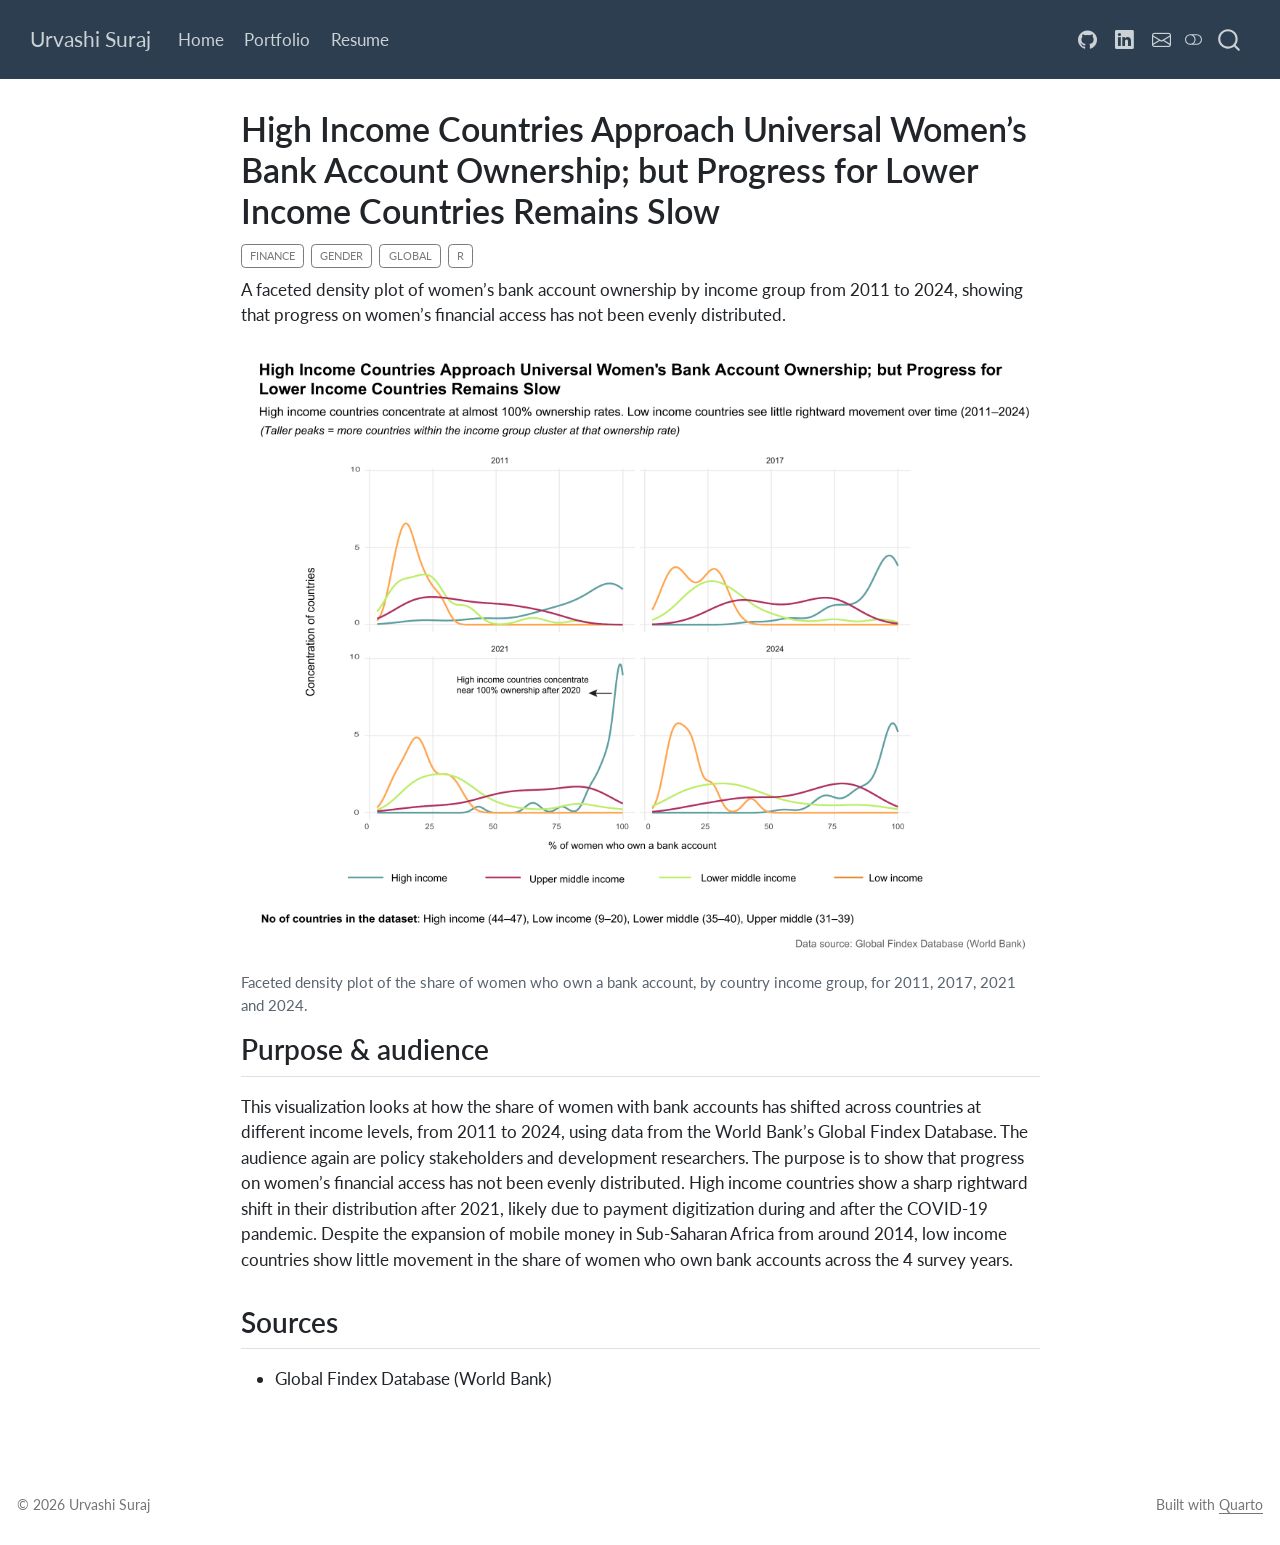
<file: docs/projects/womens-bank-accounts-density/index.html>
<!DOCTYPE html>
<html xmlns="http://www.w3.org/1999/xhtml" lang="en" xml:lang="en"><head>

<meta charset="utf-8">
<meta name="generator" content="quarto-1.11.9">

<meta name="viewport" content="width=device-width, initial-scale=1.0, user-scalable=yes">

<meta name="description" content="A faceted density plot of women’s bank account ownership by income group from 2011 to 2024, showing that progress on women’s financial access has not been evenly distributed.">

<title>High Income Countries Approach Universal Women’s Bank Account Ownership; but Progress for Lower Income Countries Remains Slow – Urvashi Suraj</title>
<style>
/* Default styles provided by pandoc.
** See https://pandoc.org/MANUAL.html#variables-for-html for config info.
*/
span.smallcaps{font-variant: small-caps;}
div.columns{display: flex; gap: 1.5em;}
div.column{flex: auto;}
@media screen {
div.columns{gap: min(4vw, 1.5em);}
div.column{overflow-x: auto;}
}
div.hanging-indent{margin-left: 1.5em; text-indent: -1.5em;}
ul.task-list{list-style: none;}
ul.task-list li input[type="checkbox"] {
  width: 0.8em;
  margin: 0 0.8em 0.2em -1em; /* quarto-specific, see https://github.com/quarto-dev/quarto-cli/issues/4556 */ 
  vertical-align: middle;
}
</style>


<script src="../../site_libs/quarto-nav/quarto-nav.js"></script>
<script src="../../site_libs/quarto-nav/headroom.min.js"></script>
<script src="../../site_libs/clipboard/clipboard.min.js"></script>
<script src="../../site_libs/quarto-search/autocomplete.umd.js"></script>
<script src="../../site_libs/quarto-search/fuse.min.js"></script>
<script src="../../site_libs/quarto-search/quarto-search.js"></script>
<meta name="quarto:offset" content="../../">
<script src="../../site_libs/quarto-html/quarto.js" type="module"></script>
<script src="../../site_libs/quarto-html/tabsets/tabsets.js" type="module"></script>
<script src="../../site_libs/quarto-html/scrollable-regions/scrollable-regions.js" type="module"></script>
<script src="../../site_libs/quarto-html/popper.min.js"></script>
<script src="../../site_libs/quarto-html/tippy.umd.min.js"></script>
<script src="../../site_libs/quarto-html/anchor.min.js"></script>
<link href="../../site_libs/quarto-html/tippy.css" rel="stylesheet">
<link href="../../site_libs/quarto-html/quarto-syntax-highlighting-63b5708e65d6cd79cd7618c58d0c21e7.css" rel="stylesheet" class="quarto-color-scheme" id="quarto-text-highlighting-styles">
<link href="../../site_libs/quarto-html/quarto-syntax-highlighting-dark-447e42e69aaa9833c0ba1b986f430b20.css" rel="stylesheet" class="quarto-color-scheme quarto-color-alternate" id="quarto-text-highlighting-styles">
<link href="../../site_libs/quarto-html/quarto-syntax-highlighting-63b5708e65d6cd79cd7618c58d0c21e7.css" rel="stylesheet" class="quarto-color-scheme-extra" id="quarto-text-highlighting-styles">
<script src="../../site_libs/bootstrap/bootstrap.min.js"></script>
<link href="../../site_libs/bootstrap/bootstrap-icons.css" rel="stylesheet">
<link href="../../site_libs/bootstrap/bootstrap-4f284bd4e9ed61fbc505966a4ed2d220.min.css" rel="stylesheet" append-hash="true" class="quarto-color-scheme" id="quarto-bootstrap" data-mode="light">
<link href="../../site_libs/bootstrap/bootstrap-dark-9b3cc0c826b4a59f2dc288e70fb3f2be.min.css" rel="stylesheet" append-hash="true" class="quarto-color-scheme quarto-color-alternate" id="quarto-bootstrap" data-mode="dark">
<link href="../../site_libs/bootstrap/bootstrap-4f284bd4e9ed61fbc505966a4ed2d220.min.css" rel="stylesheet" append-hash="true" class="quarto-color-scheme-extra" id="quarto-bootstrap" data-mode="light">
<script id="quarto-search-options" type="application/json">{
  "location": "navbar",
  "copy-button": false,
  "collapse-after": 3,
  "panel-placement": "end",
  "type": "overlay",
  "limit": 50,
  "keyboard-shortcut": [
    "f",
    "/",
    "s"
  ],
  "show-item-context": false,
  "language": {
    "search-no-results-text": "No results",
    "search-matching-documents-text": "matching documents",
    "search-copy-link-title": "Copy link to search",
    "search-hide-matches-text": "Hide additional matches",
    "search-more-match-text": "more match in this document",
    "search-more-matches-text": "more matches in this document",
    "search-clear-button-title": "Clear",
    "search-text-placeholder": "",
    "search-detached-cancel-button-title": "Cancel",
    "search-submit-button-title": "Submit",
    "search-label": "Search"
  }
}</script>


</head>

<body class="nav-fixed fullcontent quarto-light"><a id="quarto-skip-link" class="visually-hidden-focusable" href="#quarto-document-content">Skip to main content</a><script id="quarto-html-before-body" type="application/javascript">
    const toggleBodyColorMode = (bsSheetEl) => {
      const mode = bsSheetEl.getAttribute("data-mode");
      const bodyEl = window.document.querySelector("body");
      if (mode === "dark") {
        bodyEl.classList.add("quarto-dark");
        bodyEl.classList.remove("quarto-light");
      } else {
        bodyEl.classList.add("quarto-light");
        bodyEl.classList.remove("quarto-dark");
      }
    }
    const toggleBodyColorPrimary = () => {
      const bsSheetEl = window.document.querySelector("link#quarto-bootstrap:not([rel=disabled-stylesheet])");
      if (bsSheetEl) {
        toggleBodyColorMode(bsSheetEl);
      }
    }
    const setColorSchemeToggle = (alternate) => {
      const toggles = window.document.querySelectorAll('.quarto-color-scheme-toggle');
      for (let i=0; i < toggles.length; i++) {
        const toggle = toggles[i];
        if (toggle) {
          toggle.setAttribute("aria-checked", alternate ? "true" : "false");
          if (alternate) {
            toggle.classList.add("alternate");
          } else {
            toggle.classList.remove("alternate");
          }
        }
      }
    };
    const toggleColorMode = (alternate) => {
      // Switch the stylesheets
      const primaryStylesheets = window.document.querySelectorAll('link.quarto-color-scheme:not(.quarto-color-alternate)');
      const alternateStylesheets = window.document.querySelectorAll('link.quarto-color-scheme.quarto-color-alternate');
      manageTransitions('#quarto-margin-sidebar .nav-link', false);
      if (alternate) {
        // note: dark is layered on light, we don't disable primary!
        enableStylesheet(alternateStylesheets);
        for (const sheetNode of alternateStylesheets) {
          if (sheetNode.id === "quarto-bootstrap") {
            toggleBodyColorMode(sheetNode);
          }
        }
      } else {
        disableStylesheet(alternateStylesheets);
        enableStylesheet(primaryStylesheets)
        toggleBodyColorPrimary();
      }
      manageTransitions('#quarto-margin-sidebar .nav-link', true);
      // Switch the toggles
      setColorSchemeToggle(alternate)
    }
    // Hack to workaround the fact that safari doesn't
    // properly recolor the scrollbar when toggling (#1455).
    // Not run on load: stylesheets are set before first paint there, and
    // scrolling would undo the scroll to a URL fragment (#14973).
    // The one pixel nudge keeps the reader where they were.
    const refreshSafariScrollbar = () => {
      if (navigator.userAgent.indexOf('Safari') > 0 && navigator.userAgent.indexOf('Chrome') == -1) {
        manageTransitions("body", false);
        const scrollY = window.scrollY;
        window.scrollTo(0, scrollY > 0 ? scrollY - 1 : 1);
        setTimeout(() => {
          window.scrollTo(0, scrollY);
          manageTransitions("body", true);
        }, 40);
      }
    }
    const disableStylesheet = (stylesheets) => {
      for (let i=0; i < stylesheets.length; i++) {
        const stylesheet = stylesheets[i];
        stylesheet.rel = 'disabled-stylesheet';
      }
    }
    const enableStylesheet = (stylesheets) => {
      for (let i=0; i < stylesheets.length; i++) {
        const stylesheet = stylesheets[i];
        if(stylesheet.rel !== 'stylesheet') { // for Chrome, which will still FOUC without this check
          stylesheet.rel = 'stylesheet';
        }
      }
    }
    const manageTransitions = (selector, allowTransitions) => {
      const els = window.document.querySelectorAll(selector);
      for (let i=0; i < els.length; i++) {
        const el = els[i];
        if (allowTransitions) {
          el.classList.remove('notransition');
        } else {
          el.classList.add('notransition');
        }
      }
    }
    const isFileUrl = () => {
      return window.location.protocol === 'file:';
    }
    const hasAlternateSentinel = () => {
      let styleSentinel = getColorSchemeSentinel();
      if (styleSentinel !== null) {
        return styleSentinel === "alternate";
      } else {
        return false;
      }
    }
    const setStyleSentinel = (alternate) => {
      const value = alternate ? "alternate" : "default";
      if (!isFileUrl()) {
        window.localStorage.setItem("quarto-color-scheme", value);
      } else {
        localAlternateSentinel = value;
      }
    }
    const getColorSchemeSentinel = () => {
      if (!isFileUrl()) {
        const storageValue = window.localStorage.getItem("quarto-color-scheme");
        return storageValue != null ? storageValue : localAlternateSentinel;
      } else {
        return localAlternateSentinel;
      }
    }
    const toggleGiscusIfUsed = (isAlternate, darkModeDefault) => {
      const baseTheme = document.querySelector('#giscus-base-theme')?.value ?? 'light';
      const alternateTheme = document.querySelector('#giscus-alt-theme')?.value ?? 'dark';
      let newTheme = '';
      if(authorPrefersDark) {
        newTheme = isAlternate ? baseTheme : alternateTheme;
      } else {
        newTheme = isAlternate ? alternateTheme : baseTheme;
      }
      const changeGiscusTheme = () => {
        // From: https://github.com/giscus/giscus/issues/336
        const sendMessage = (message) => {
          const iframe = document.querySelector('iframe.giscus-frame');
          if (!iframe) return;
          iframe.contentWindow.postMessage({ giscus: message }, 'https://giscus.app');
        }
        sendMessage({
          setConfig: {
            theme: newTheme
          }
        });
      }
      const isGiscussLoaded = window.document.querySelector('iframe.giscus-frame') !== null;
      if (isGiscussLoaded) {
        changeGiscusTheme();
      }
    };
    const authorPrefersDark = false;
    const darkModeDefault = authorPrefersDark;
      document.querySelector('link#quarto-text-highlighting-styles.quarto-color-scheme-extra').rel = 'disabled-stylesheet';
      document.querySelector('link#quarto-bootstrap.quarto-color-scheme-extra').rel = 'disabled-stylesheet';
    let localAlternateSentinel = darkModeDefault ? 'alternate' : 'default';
    // Dark / light mode switch
    window.quartoToggleColorScheme = () => {
      // Read the current dark / light value
      let toAlternate = !hasAlternateSentinel();
      toggleColorMode(toAlternate);
      refreshSafariScrollbar();
      setStyleSentinel(toAlternate);
      toggleGiscusIfUsed(toAlternate, darkModeDefault);
      window.dispatchEvent(new Event('resize'));
    };
    // Switch to dark mode if need be
    if (hasAlternateSentinel()) {
      toggleColorMode(true);
    } else {
      toggleColorMode(false);
    }
  </script>

<div id="quarto-search-results"></div>
  <header id="quarto-header" class="headroom fixed-top">
    <nav class="navbar navbar-expand-lg " data-bs-theme="dark" aria-label="Site">
      <div class="navbar-container container-fluid">
      <div class="navbar-brand-container mx-auto">
    <a class="navbar-brand" href="../../index.html">
    <span class="navbar-title">Urvashi Suraj</span>
    </a>
  </div>
          <button class="navbar-toggler" type="button" data-bs-toggle="collapse" data-bs-target="#navbarCollapse" aria-controls="navbarCollapse" aria-expanded="false" aria-label="Toggle navigation" onclick="if (window.quartoToggleHeadroom) { window.quartoToggleHeadroom(); }">
  <span class="navbar-toggler-icon"></span>
</button>
          <div class="collapse navbar-collapse" id="navbarCollapse">
            <ul class="navbar-nav navbar-nav-scroll me-auto">
  <li class="nav-item">
    <a class="nav-link" href="../../index.html"> 
<span class="menu-text">Home</span></a>
  </li>  
  <li class="nav-item">
    <a class="nav-link" href="../../portfolio.html"> 
<span class="menu-text">Portfolio</span></a>
  </li>  
  <li class="nav-item">
    <a class="nav-link" href="../../resume.html"> 
<span class="menu-text">Resume</span></a>
  </li>  
</ul>
            <ul class="navbar-nav navbar-nav-scroll ms-auto">
  <li class="nav-item compact">
    <a class="nav-link" href="https://github.com/uu14-cmyk"> <i class="bi bi-github" role="img" aria-label="GitHub">
</i> 
<span class="menu-text"></span></a>
  </li>  
  <li class="nav-item compact">
    <a class="nav-link" href="https://www.linkedin.com/in/your-handle"> <i class="bi bi-linkedin" role="img" aria-label="LinkedIn">
</i> 
<span class="menu-text"></span></a>
  </li>  
  <li class="nav-item compact">
    <a class="nav-link" href="mailto:you@example.com"> <i class="bi bi-envelope" role="img" aria-label="Email">
</i> 
<span class="menu-text"></span></a>
  </li>  
</ul>
          </div> <!-- /navcollapse -->
            <div class="quarto-navbar-tools">
  <button type="button" role="switch" aria-checked="false" class="quarto-color-scheme-toggle quarto-navigation-tool  px-1" onclick="window.quartoToggleColorScheme(); return false;" title="Toggle dark mode" aria-label="Toggle dark mode"><i class="bi"></i></button>
</div>
            <div id="quarto-search" class="" title="Search"></div>
      </div> <!-- /container-fluid -->
    </nav>
</header>
<!-- content -->
<div id="quarto-content" class="quarto-container page-columns page-rows-contents page-layout-article page-navbar">
<!-- sidebar -->
<!-- margin-sidebar -->
    
<!-- main -->
<main class="content" id="quarto-document-content" tabindex="-1">


<header id="title-block-header" class="quarto-title-block default">
<div class="quarto-title">
<h1 class="title">High Income Countries Approach Universal Women’s Bank Account Ownership; but Progress for Lower Income Countries Remains Slow</h1>
  <div class="quarto-categories">
    <div class="quarto-category">Finance</div>
    <div class="quarto-category">Gender</div>
    <div class="quarto-category">Global</div>
    <div class="quarto-category">R</div>
  </div>
  </div>

<div>
  <div class="description">
    A faceted density plot of women’s bank account ownership by income group from 2011 to 2024, showing that progress on women’s financial access has not been evenly distributed.
  </div>
</div>


<div class="quarto-title-meta">

    
  
    
  </div>
  


</header>


<div class="quarto-figure quarto-figure-center">
<figure class="figure">
<p><img src="chart.png" class="img-fluid figure-img" alt="Faceted density plots of the percentage of women who own a bank account, with one line per income group in each survey year (2011, 2017, 2021, 2024). High income countries concentrate near 100% ownership after 2020, while low income countries show little rightward movement over time."></p>
<figcaption>Faceted density plot of the share of women who own a bank account, by country income group, for 2011, 2017, 2021 and 2024.</figcaption>
</figure>
</div>
<section id="purpose-audience" class="level2">
<h2 class="anchored" data-anchor-id="purpose-audience">Purpose &amp; audience</h2>
<p>This visualization looks at how the share of women with bank accounts has shifted across countries at different income levels, from 2011 to 2024, using data from the World Bank’s Global Findex Database. The audience again are policy stakeholders and development researchers. The purpose is to show that progress on women’s financial access has not been evenly distributed. High income countries show a sharp rightward shift in their distribution after 2021, likely due to payment digitization during and after the COVID-19 pandemic. Despite the expansion of mobile money in Sub-Saharan Africa from around 2014, low income countries show little movement in the share of women who own bank accounts across the 4 survey years.</p>
</section>
<section id="sources" class="level2">
<h2 class="anchored" data-anchor-id="sources">Sources</h2>
<ul>
<li>Global Findex Database (World Bank)</li>
</ul>


</section>

</main> <!-- /main -->
<script id="quarto-html-after-body" type="application/javascript">
  window.document.addEventListener("DOMContentLoaded", function (event) {
    // Ensure there is a toggle, if there isn't float one in the top right
    if (window.document.querySelector('.quarto-color-scheme-toggle') === null) {
      const toggle = window.document.createElement('button');
      toggle.type = "button";
      toggle.setAttribute("role", "switch");
      toggle.setAttribute("aria-checked", "false");
      toggle.classList.add('top-right');
      toggle.classList.add('quarto-color-scheme-toggle');
      toggle.setAttribute("aria-label", "Toggle dark mode");
      toggle.onclick = function() { try { window.quartoToggleColorScheme(); } catch {} return false; };
      const i = window.document.createElement("i");
      i.classList.add('bi');
      toggle.appendChild(i);
      // Put the toggle in a landmark of its own, so that landmark navigation
      // can reach it.
      //
      // The container is always a fresh direct child of body, and the toggle is
      // never moved into page furniture that the theme or the author controls.
      // The toggle is positioned against the page, so any ancestor that
      // establishes a containing block captures it: a positioned element or a
      // grid for position: absolute, and transform, filter, will-change or
      // contain for position: fixed. A direct child of body has none of these
      // to inherit, and the shift when one appears is silent and visual.
      //
      // ARIA says a document should have at most one banner, and axe reports a
      // duplicate whether or not the banners carry distinct labels. So use a
      // header when the page has no banner yet, and a named region otherwise.
      //
      // A header is a banner wherever it sits, unless it is inside sectioning
      // content, so this cannot just look at the children of body: a custom
      // page layout wraps the title block header in a plain div. An explicit
      // role="banner" always counts.
      const sectioning = 'article, aside, main, nav, section, [role="article"], [role="complementary"], [role="main"], [role="navigation"], [role="region"]';
      const hasBanner = Array.from(
        window.document.querySelectorAll('header:not([role]), [role="banner"]')
      ).some(function(el) {
        return el.hasAttribute("role") || el.closest(sectioning) === null;
      });
      const container = window.document.createElement(hasBanner ? "div" : "header");
      if (hasBanner) {
        container.setAttribute("role", "region");
        container.setAttribute("aria-label", "Toggle dark mode");
      }
      container.classList.add('quarto-color-scheme-toggle-container');
      container.appendChild(toggle);
      window.document.body.appendChild(container);
    }
    setColorSchemeToggle(hasAlternateSentinel())
    const icon = "";
    const anchorJS = new window.AnchorJS();
    anchorJS.options = {
      placement: 'right',
      icon: icon
    };
    anchorJS.add('.anchored');
    const isCodeAnnotation = (el) => {
      for (const clz of el.classList) {
        if (clz.startsWith('code-annotation-')) {                     
          return true;
        }
      }
      return false;
    }
    const onCopySuccess = function(e) {
      // button target
      const button = e.trigger;
      // don't keep focus
      button.blur();
      // flash "checked"
      button.classList.add('code-copy-button-checked');
      var currentTitle = button.getAttribute("title");
      button.setAttribute("title", "Copied!");
      let tooltip;
      if (window.bootstrap) {
        button.setAttribute("data-bs-toggle", "tooltip");
        button.setAttribute("data-bs-placement", "left");
        button.setAttribute("data-bs-title", "Copied!");
        tooltip = new bootstrap.Tooltip(button, 
          { trigger: "manual", 
            customClass: "code-copy-button-tooltip",
            offset: [0, -8]});
        tooltip.show();    
      }
      setTimeout(function() {
        if (tooltip) {
          tooltip.hide();
          button.removeAttribute("data-bs-title");
          button.removeAttribute("data-bs-toggle");
          button.removeAttribute("data-bs-placement");
        }
        button.setAttribute("title", currentTitle);
        button.classList.remove('code-copy-button-checked');
      }, 1000);
      // clear code selection
      e.clearSelection();
    }
    const getTextToCopy = function(trigger) {
      const outerScaffold = trigger.parentElement.cloneNode(true);
      const codeEl = outerScaffold.querySelector('code');
      for (const childEl of codeEl.children) {
        if (isCodeAnnotation(childEl)) {
          childEl.remove();
        }
      }
      return codeEl.innerText;
    }
    const clipboard = new window.ClipboardJS('.code-copy-button:not([data-in-quarto-modal])', {
      text: getTextToCopy
    });
    clipboard.on('success', onCopySuccess);
    if (window.document.getElementById('quarto-embedded-source-code-modal')) {
      const clipboardModal = new window.ClipboardJS('.code-copy-button[data-in-quarto-modal]', {
        text: getTextToCopy,
        container: window.document.getElementById('quarto-embedded-source-code-modal')
      });
      clipboardModal.on('success', onCopySuccess);
    }
      var localhostRegex = new RegExp(/^(?:http|https):\/\/localhost\:?[0-9]*\//);
      var mailtoRegex = new RegExp(/^mailto:/);
        var filterRegex = new RegExp('/' + window.location.host + '/');
      var isInternal = (href) => {
          return filterRegex.test(href) || localhostRegex.test(href) || mailtoRegex.test(href);
      }
      // Inspect non-navigation links and adorn them if external
      window.quartoDecorateExternalLinks = function (root) {
     var links = (root || window.document).querySelectorAll('a[href]:not(.nav-link):not(.navbar-brand):not(.toc-action):not(.sidebar-link):not(.sidebar-item-toggle):not(.pagination-link):not(.no-external):not([aria-hidden]):not(.dropdown-item):not(.quarto-navigation-tool):not(.about-link)');
      for (var i=0; i<links.length; i++) {
        const link = links[i];
        if (!isInternal(link.href)) {
          // undo the damage that might have been done by quarto-nav.js in the case of
          // links that we want to consider external
          if (link.dataset.originalHref !== undefined) {
            link.href = link.dataset.originalHref;
          }
          if (!link.classList.contains('no-external-icon')) {
          }
        }
      }
      };
      window.quartoDecorateExternalLinks(window.document);
    // Esc closes the popup (WCAG 1.4.13) and focus leaving both trigger and
    // popup closes it (WCAG 2.4.11); tippy handles neither for interactive popups.
    const hideOnEscAndFocusOut = {
      name: 'hideOnEscAndFocusOut',
      defaultValue: true,
      fn(instance) {
        const dismiss = () => {
          // A show scheduled by the trigger delay would otherwise reopen it
          instance.clearDelayTimeouts();
          instance.hide();
        };
        const onKeyDown = (event) => {
          if (event.key !== 'Escape') {
            return;
          }
          // Keep Esc from also reaching page handlers (e.g. reveal.js overview),
          // except an open reveal.js slide menu, which Esc should close too.
          // The menu handles keys only when its keyboard option is on.
          const menuHandlesEsc = window.Reveal?.getPlugin?.('menu')?.isOpen() &&
            window.Reveal.getConfig().menu?.keyboard !== false;
          if (!menuHandlesEsc) {
            event.stopPropagation();
          }
          if (instance.popper.contains(window.document.activeElement)) {
            // Disabled while refocusing so the focus trigger does not reopen it
            instance.disable();
            instance.reference.focus();
            instance.enable();
          }
          dismiss();
        };
        const onFocusOut = (event) => {
          const target = event.relatedTarget;
          if (target && !instance.reference.contains(target) &&
              !instance.popper.contains(target)) {
            dismiss();
          }
        };
        // On the trigger too: a click trigger (code-annotations: select) has no
        // blur handling. Attached for the instance's lifetime so leaving the
        // trigger also cancels a show still pending on the trigger delay.
        instance.reference.addEventListener('focusout', onFocusOut);
        return {
          onShow() {
            window.document.addEventListener('keydown', onKeyDown, true);
            instance.popper.addEventListener('focusout', onFocusOut);
          },
          onHide() {
            window.document.removeEventListener('keydown', onKeyDown, true);
            instance.popper.removeEventListener('focusout', onFocusOut);
          },
          onDestroy() {
            instance.reference.removeEventListener('focusout', onFocusOut);
          },
        };
      },
    };
    function tippyHover(el, contentFn, onTriggerFn, onUntriggerFn) {
      const config = {
        allowHTML: true,
        maxWidth: 500,
        delay: 100,
        arrow: false,
        appendTo: function(el) {
            return el.parentElement;
        },
        interactive: true,
        interactiveBorder: 10,
        theme: 'quarto',
        placement: 'bottom-start',
        plugins: [hideOnEscAndFocusOut],
      };
      if (contentFn) {
        config.content = contentFn;
      }
      if (onTriggerFn) {
        config.onTrigger = onTriggerFn;
      }
      if (onUntriggerFn) {
        config.onUntrigger = onUntriggerFn;
      }
      window.tippy(el, config); 
    }
    const noterefs = window.document.querySelectorAll('a[role="doc-noteref"]');
    for (var i=0; i<noterefs.length; i++) {
      const ref = noterefs[i];
      tippyHover(ref, function() {
        // use id or data attribute instead here
        let href = ref.getAttribute('data-footnote-href') || ref.getAttribute('href');
        try { href = new URL(href).hash; } catch {}
        const id = href.replace(/^#\/?/, "");
        const note = window.document.getElementById(id);
        if (note) {
          return note.innerHTML;
        } else {
          return "";
        }
      });
    }
    const xrefs = window.document.querySelectorAll('a.quarto-xref');
    const processXRef = (id, note) => {
      // Strip column container classes
      const stripColumnClz = (el) => {
        el.classList.remove("page-full", "page-columns");
        if (el.children) {
          for (const child of el.children) {
            stripColumnClz(child);
          }
        }
      }
      stripColumnClz(note)
      if (id === null || id.startsWith('sec-')) {
        // Special case sections, only their first couple elements
        const container = document.createElement("div");
        if (note.children && note.children.length > 2) {
          container.appendChild(note.children[0].cloneNode(true));
          for (let i = 1; i < note.children.length; i++) {
            const child = note.children[i];
            if (child.tagName === "P" && child.innerText === "") {
              continue;
            } else {
              container.appendChild(child.cloneNode(true));
              break;
            }
          }
          if (window.Quarto?.typesetMath) {
            window.Quarto.typesetMath(container);
          }
          return container.innerHTML
        } else {
          if (window.Quarto?.typesetMath) {
            window.Quarto.typesetMath(note);
          }
          return note.innerHTML;
        }
      } else {
        // Remove any anchor links if they are present
        const anchorLink = note.querySelector('a.anchorjs-link');
        if (anchorLink) {
          anchorLink.remove();
        }
        if (window.Quarto?.typesetMath) {
          window.Quarto.typesetMath(note);
        }
        if (note.classList.contains("callout")) {
          return note.outerHTML;
        } else {
          return note.innerHTML;
        }
      }
    }
    for (var i=0; i<xrefs.length; i++) {
      const xref = xrefs[i];
      tippyHover(xref, undefined, function(instance) {
        instance.disable();
        let url = xref.getAttribute('href');
        let hash = undefined; 
        if (url.startsWith('#')) {
          hash = url;
        } else {
          try { hash = new URL(url).hash; } catch {}
        }
        if (hash) {
          const id = hash.replace(/^#\/?/, "");
          const note = window.document.getElementById(id);
          if (note !== null) {
            try {
              const html = processXRef(id, note.cloneNode(true));
              instance.setContent(html);
            } finally {
              instance.enable();
              instance.show();
            }
          } else {
            // See if we can fetch this
            fetch(url.split('#')[0])
            .then(res => res.text())
            .then(html => {
              const parser = new DOMParser();
              const htmlDoc = parser.parseFromString(html, "text/html");
              const note = htmlDoc.getElementById(id);
              if (note !== null) {
                const html = processXRef(id, note);
                instance.setContent(html);
              } 
            }).finally(() => {
              instance.enable();
              instance.show();
            });
          }
        } else {
          // See if we can fetch a full url (with no hash to target)
          // This is a special case and we should probably do some content thinning / targeting
          fetch(url)
          .then(res => res.text())
          .then(html => {
            const parser = new DOMParser();
            const htmlDoc = parser.parseFromString(html, "text/html");
            const note = htmlDoc.querySelector('main.content');
            if (note !== null) {
              // This should only happen for chapter cross references
              // (since there is no id in the URL)
              // remove the first header
              if (note.children.length > 0 && note.children[0].tagName === "HEADER") {
                note.children[0].remove();
              }
              const html = processXRef(null, note);
              instance.setContent(html);
            } 
          }).finally(() => {
            instance.enable();
            instance.show();
          });
        }
      }, function(instance) {
      });
    }
        let selectedAnnoteEl;
        const selectorForAnnotation = ( cell, annotation) => {
          let cellAttr = 'data-code-cell="' + cell + '"';
          let lineAttr = 'data-code-annotation="' +  annotation + '"';
          const selector = 'span[' + cellAttr + '][' + lineAttr + ']';
          return selector;
        }
        const selectCodeLines = (annoteEl) => {
          const doc = window.document;
          const targetCell = annoteEl.getAttribute("data-target-cell");
          const targetAnnotation = annoteEl.getAttribute("data-target-annotation");
          const annoteSpan = window.document.querySelector(selectorForAnnotation(targetCell, targetAnnotation));
          const lines = annoteSpan.getAttribute("data-code-lines").split(",");
          const lineIds = lines.map((line) => {
            return targetCell + "-" + line;
          })
          // Each band is positioned against its own containing block, which is
          // not the offsetParent of the lines, so place it from client rects.
          const placeBand = (band, firstEl, lastEl, codeBlock) => {
            const container = band.offsetParent;
            if (container === null) {
              return;
            }
            const containerRect = container.getBoundingClientRect();
            // Reveal.js scales slides with a transform, so convert client
            // pixels back to the CSS pixels of the container.
            const scale = containerRect.height / container.offsetHeight || 1;
            const firstRect = firstEl.getBoundingClientRect();
            const lastRect = lastEl.getBoundingClientRect();
            const top = (firstRect.top - containerRect.top) / scale - container.clientTop + container.scrollTop;
            const height = (lastRect.bottom - firstRect.top) / scale;
            band.style.top = top - 2 + "px";
            band.style.height = height + 4 + "px";
            if (codeBlock) {
              // Without the copy button wrapper, the containing block is wider
              // than the code block, so span the code block explicitly.
              const blockRect = codeBlock.getBoundingClientRect();
              band.style.left = (blockRect.left - containerRect.left) / scale - container.clientLeft + container.scrollLeft + "px";
              band.style.width = blockRect.width / scale + "px";
            }
          };
          if (lineIds.length > 0) {
            const el = window.document.getElementById(lineIds[0]);
            const lastEl = window.document.getElementById(lineIds[lineIds.length - 1]);
            const parent = el.parentElement.parentElement;
            // cook up a div (if necessary) and position it
            let div = window.document.getElementById("code-annotation-line-highlight");
            if (div === null) {
              div = window.document.createElement("div");
              div.setAttribute("id", "code-annotation-line-highlight");
              div.style.position = 'absolute';
              parent.appendChild(div);
            }
            placeBand(div, el, lastEl, parent.closest("div.sourceCode") || parent);
            let gutterDiv = window.document.getElementById("code-annotation-line-highlight-gutter");
            if (gutterDiv === null) {
              gutterDiv = window.document.createElement("div");
              gutterDiv.setAttribute("id", "code-annotation-line-highlight-gutter");
              gutterDiv.style.position = 'absolute';
              const codeCell = window.document.getElementById(targetCell);
              const gutter = codeCell.querySelector('.code-annotation-gutter');
              gutter.appendChild(gutterDiv);
            }
            placeBand(gutterDiv, el, lastEl);
            selectedAnnoteEl = annoteEl;
          }
        };
        const unselectCodeLines = () => {
          const elementsIds = ["code-annotation-line-highlight", "code-annotation-line-highlight-gutter"];
          elementsIds.forEach((elId) => {
            const div = window.document.getElementById(elId);
            if (div) {
              div.remove();
            }
          });
          selectedAnnoteEl = undefined;
        };
          // Handle positioning of the toggle
      window.addEventListener(
        "resize",
        throttle(() => {
          elRect = undefined;
          if (selectedAnnoteEl) {
            selectCodeLines(selectedAnnoteEl);
          }
        }, 10)
      );
      function throttle(fn, ms) {
      let throttle = false;
      let timer;
        return (...args) => {
          if(!throttle) { // first call gets through
              fn.apply(this, args);
              throttle = true;
          } else { // all the others get throttled
              if(timer) clearTimeout(timer); // cancel #2
              timer = setTimeout(() => {
                fn.apply(this, args);
                timer = throttle = false;
              }, ms);
          }
        };
      }
        // Attach click handler to the DT
        const annoteDls = window.document.querySelectorAll('dt[data-target-cell]');
        for (const annoteDlNode of annoteDls) {
          annoteDlNode.addEventListener('click', (event) => {
            const clickedEl = event.target;
            if (clickedEl !== selectedAnnoteEl) {
              unselectCodeLines();
              const activeEl = window.document.querySelector('dt[data-target-cell].code-annotation-active');
              if (activeEl) {
                activeEl.classList.remove('code-annotation-active');
              }
              selectCodeLines(clickedEl);
              clickedEl.classList.add('code-annotation-active');
            } else {
              // Unselect the line
              unselectCodeLines();
              clickedEl.classList.remove('code-annotation-active');
            }
          });
        }
    const findCites = (el) => {
      const parentEl = el.parentElement;
      if (parentEl) {
        const cites = parentEl.dataset.cites;
        if (cites) {
          return {
            el,
            cites: cites.split(' ')
          };
        } else {
          return findCites(el.parentElement)
        }
      } else {
        return undefined;
      }
    };
    var bibliorefs = window.document.querySelectorAll('a[role="doc-biblioref"]');
    for (var i=0; i<bibliorefs.length; i++) {
      const ref = bibliorefs[i];
      const citeInfo = findCites(ref);
      if (citeInfo) {
        tippyHover(citeInfo.el, function() {
          var popup = window.document.createElement('div');
          citeInfo.cites.forEach(function(cite) {
            var citeDiv = window.document.createElement('div');
            citeDiv.classList.add('hanging-indent');
            citeDiv.classList.add('csl-entry');
            var biblioDiv = window.document.getElementById('ref-' + cite);
            if (biblioDiv) {
              citeDiv.innerHTML = biblioDiv.innerHTML;
            }
            popup.appendChild(citeDiv);
          });
          return popup.innerHTML;
        });
      }
    }
  });
  </script>
  <script type="application/javascript">
  window.quartoScrollableRegionsLabels = {"code":"Scrollable code","output":"Scrollable output"};
  </script>
</div> <!-- /content -->
<footer class="footer">
  <div class="nav-footer">
    <div class="nav-footer-left">
<p>© 2026 Urvashi Suraj</p>
</div>   
    <div class="nav-footer-center">
      &nbsp;
    </div>
    <div class="nav-footer-right">
<p>Built with <a href="https://quarto.org/">Quarto</a></p>
</div>
  </div>
</footer>




</body></html>
</file>
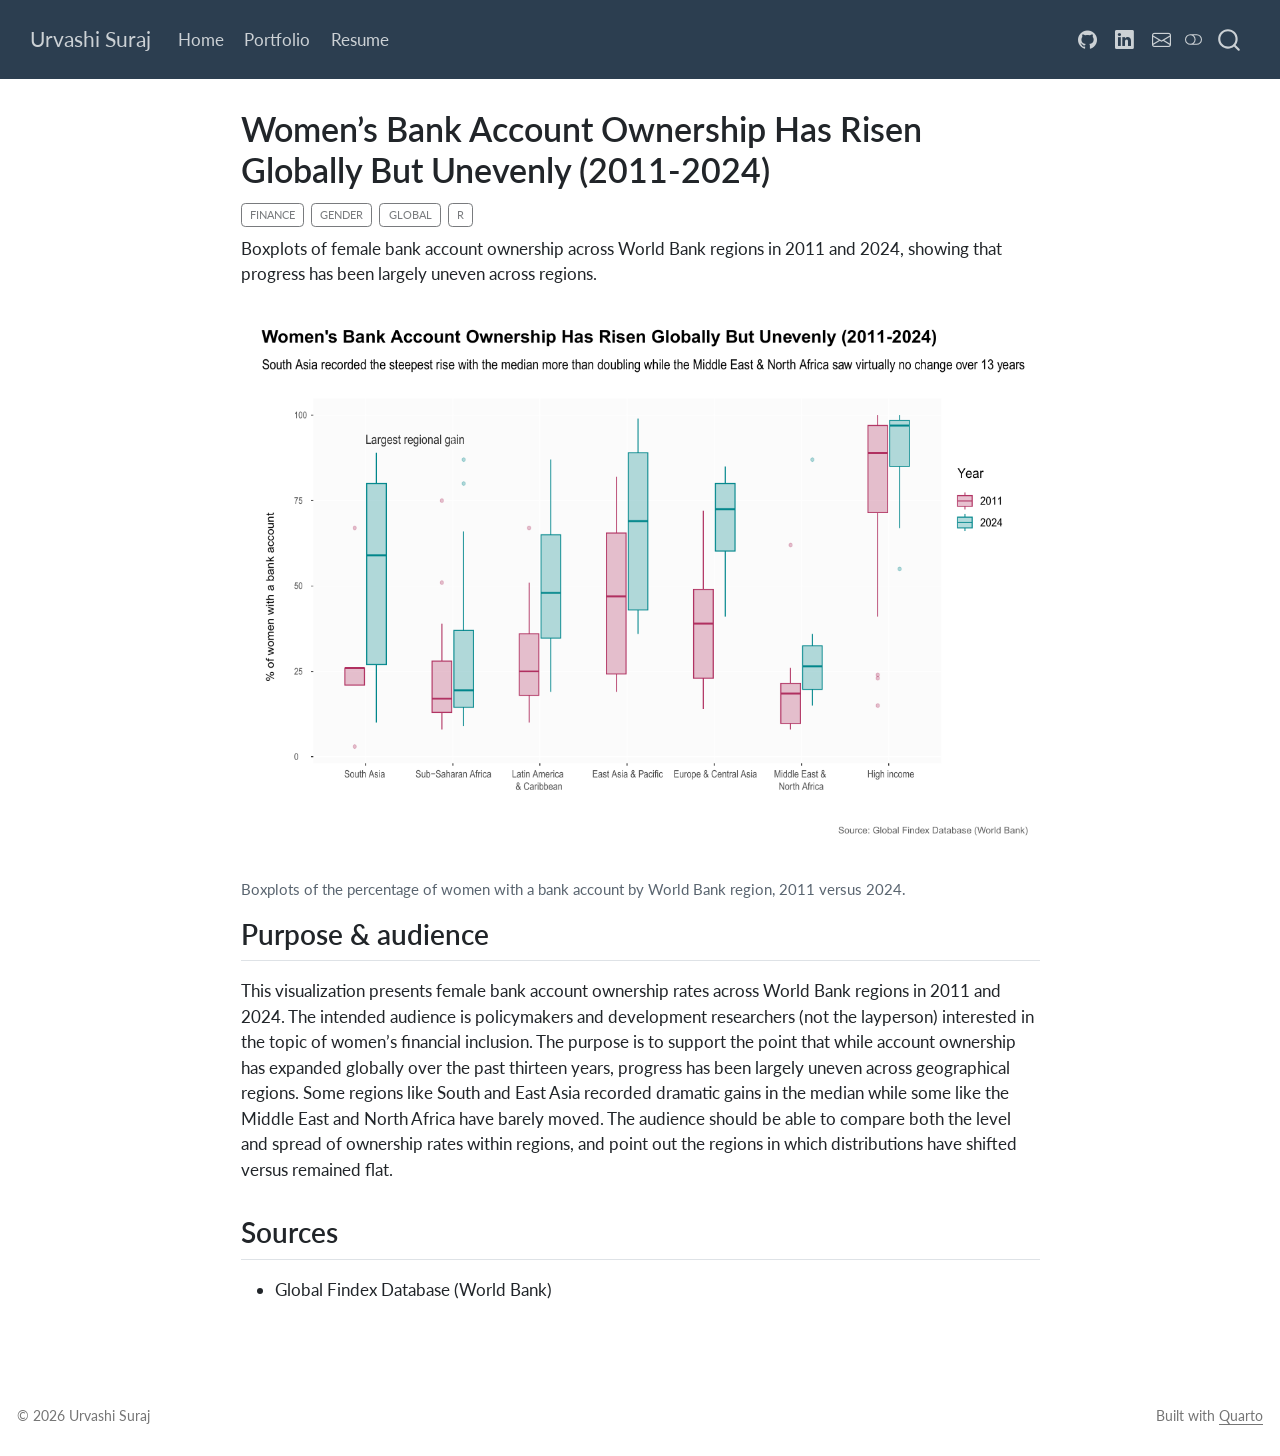
<file: docs/projects/womens-bank-accounts-regions/index.html>
<!DOCTYPE html>
<html xmlns="http://www.w3.org/1999/xhtml" lang="en" xml:lang="en"><head>

<meta charset="utf-8">
<meta name="generator" content="quarto-1.11.9">

<meta name="viewport" content="width=device-width, initial-scale=1.0, user-scalable=yes">

<meta name="description" content="Boxplots of female bank account ownership across World Bank regions in 2011 and 2024, showing that progress has been largely uneven across regions.">

<title>Women’s Bank Account Ownership Has Risen Globally But Unevenly (2011-2024) – Urvashi Suraj</title>
<style>
/* Default styles provided by pandoc.
** See https://pandoc.org/MANUAL.html#variables-for-html for config info.
*/
span.smallcaps{font-variant: small-caps;}
div.columns{display: flex; gap: 1.5em;}
div.column{flex: auto;}
@media screen {
div.columns{gap: min(4vw, 1.5em);}
div.column{overflow-x: auto;}
}
div.hanging-indent{margin-left: 1.5em; text-indent: -1.5em;}
ul.task-list{list-style: none;}
ul.task-list li input[type="checkbox"] {
  width: 0.8em;
  margin: 0 0.8em 0.2em -1em; /* quarto-specific, see https://github.com/quarto-dev/quarto-cli/issues/4556 */ 
  vertical-align: middle;
}
</style>


<script src="../../site_libs/quarto-nav/quarto-nav.js"></script>
<script src="../../site_libs/quarto-nav/headroom.min.js"></script>
<script src="../../site_libs/clipboard/clipboard.min.js"></script>
<script src="../../site_libs/quarto-search/autocomplete.umd.js"></script>
<script src="../../site_libs/quarto-search/fuse.min.js"></script>
<script src="../../site_libs/quarto-search/quarto-search.js"></script>
<meta name="quarto:offset" content="../../">
<script src="../../site_libs/quarto-html/quarto.js" type="module"></script>
<script src="../../site_libs/quarto-html/tabsets/tabsets.js" type="module"></script>
<script src="../../site_libs/quarto-html/scrollable-regions/scrollable-regions.js" type="module"></script>
<script src="../../site_libs/quarto-html/popper.min.js"></script>
<script src="../../site_libs/quarto-html/tippy.umd.min.js"></script>
<script src="../../site_libs/quarto-html/anchor.min.js"></script>
<link href="../../site_libs/quarto-html/tippy.css" rel="stylesheet">
<link href="../../site_libs/quarto-html/quarto-syntax-highlighting-63b5708e65d6cd79cd7618c58d0c21e7.css" rel="stylesheet" class="quarto-color-scheme" id="quarto-text-highlighting-styles">
<link href="../../site_libs/quarto-html/quarto-syntax-highlighting-dark-447e42e69aaa9833c0ba1b986f430b20.css" rel="stylesheet" class="quarto-color-scheme quarto-color-alternate" id="quarto-text-highlighting-styles">
<link href="../../site_libs/quarto-html/quarto-syntax-highlighting-63b5708e65d6cd79cd7618c58d0c21e7.css" rel="stylesheet" class="quarto-color-scheme-extra" id="quarto-text-highlighting-styles">
<script src="../../site_libs/bootstrap/bootstrap.min.js"></script>
<link href="../../site_libs/bootstrap/bootstrap-icons.css" rel="stylesheet">
<link href="../../site_libs/bootstrap/bootstrap-4f284bd4e9ed61fbc505966a4ed2d220.min.css" rel="stylesheet" append-hash="true" class="quarto-color-scheme" id="quarto-bootstrap" data-mode="light">
<link href="../../site_libs/bootstrap/bootstrap-dark-9b3cc0c826b4a59f2dc288e70fb3f2be.min.css" rel="stylesheet" append-hash="true" class="quarto-color-scheme quarto-color-alternate" id="quarto-bootstrap" data-mode="dark">
<link href="../../site_libs/bootstrap/bootstrap-4f284bd4e9ed61fbc505966a4ed2d220.min.css" rel="stylesheet" append-hash="true" class="quarto-color-scheme-extra" id="quarto-bootstrap" data-mode="light">
<script id="quarto-search-options" type="application/json">{
  "location": "navbar",
  "copy-button": false,
  "collapse-after": 3,
  "panel-placement": "end",
  "type": "overlay",
  "limit": 50,
  "keyboard-shortcut": [
    "f",
    "/",
    "s"
  ],
  "show-item-context": false,
  "language": {
    "search-no-results-text": "No results",
    "search-matching-documents-text": "matching documents",
    "search-copy-link-title": "Copy link to search",
    "search-hide-matches-text": "Hide additional matches",
    "search-more-match-text": "more match in this document",
    "search-more-matches-text": "more matches in this document",
    "search-clear-button-title": "Clear",
    "search-text-placeholder": "",
    "search-detached-cancel-button-title": "Cancel",
    "search-submit-button-title": "Submit",
    "search-label": "Search"
  }
}</script>


</head>

<body class="nav-fixed fullcontent quarto-light"><a id="quarto-skip-link" class="visually-hidden-focusable" href="#quarto-document-content">Skip to main content</a><script id="quarto-html-before-body" type="application/javascript">
    const toggleBodyColorMode = (bsSheetEl) => {
      const mode = bsSheetEl.getAttribute("data-mode");
      const bodyEl = window.document.querySelector("body");
      if (mode === "dark") {
        bodyEl.classList.add("quarto-dark");
        bodyEl.classList.remove("quarto-light");
      } else {
        bodyEl.classList.add("quarto-light");
        bodyEl.classList.remove("quarto-dark");
      }
    }
    const toggleBodyColorPrimary = () => {
      const bsSheetEl = window.document.querySelector("link#quarto-bootstrap:not([rel=disabled-stylesheet])");
      if (bsSheetEl) {
        toggleBodyColorMode(bsSheetEl);
      }
    }
    const setColorSchemeToggle = (alternate) => {
      const toggles = window.document.querySelectorAll('.quarto-color-scheme-toggle');
      for (let i=0; i < toggles.length; i++) {
        const toggle = toggles[i];
        if (toggle) {
          toggle.setAttribute("aria-checked", alternate ? "true" : "false");
          if (alternate) {
            toggle.classList.add("alternate");
          } else {
            toggle.classList.remove("alternate");
          }
        }
      }
    };
    const toggleColorMode = (alternate) => {
      // Switch the stylesheets
      const primaryStylesheets = window.document.querySelectorAll('link.quarto-color-scheme:not(.quarto-color-alternate)');
      const alternateStylesheets = window.document.querySelectorAll('link.quarto-color-scheme.quarto-color-alternate');
      manageTransitions('#quarto-margin-sidebar .nav-link', false);
      if (alternate) {
        // note: dark is layered on light, we don't disable primary!
        enableStylesheet(alternateStylesheets);
        for (const sheetNode of alternateStylesheets) {
          if (sheetNode.id === "quarto-bootstrap") {
            toggleBodyColorMode(sheetNode);
          }
        }
      } else {
        disableStylesheet(alternateStylesheets);
        enableStylesheet(primaryStylesheets)
        toggleBodyColorPrimary();
      }
      manageTransitions('#quarto-margin-sidebar .nav-link', true);
      // Switch the toggles
      setColorSchemeToggle(alternate)
    }
    // Hack to workaround the fact that safari doesn't
    // properly recolor the scrollbar when toggling (#1455).
    // Not run on load: stylesheets are set before first paint there, and
    // scrolling would undo the scroll to a URL fragment (#14973).
    // The one pixel nudge keeps the reader where they were.
    const refreshSafariScrollbar = () => {
      if (navigator.userAgent.indexOf('Safari') > 0 && navigator.userAgent.indexOf('Chrome') == -1) {
        manageTransitions("body", false);
        const scrollY = window.scrollY;
        window.scrollTo(0, scrollY > 0 ? scrollY - 1 : 1);
        setTimeout(() => {
          window.scrollTo(0, scrollY);
          manageTransitions("body", true);
        }, 40);
      }
    }
    const disableStylesheet = (stylesheets) => {
      for (let i=0; i < stylesheets.length; i++) {
        const stylesheet = stylesheets[i];
        stylesheet.rel = 'disabled-stylesheet';
      }
    }
    const enableStylesheet = (stylesheets) => {
      for (let i=0; i < stylesheets.length; i++) {
        const stylesheet = stylesheets[i];
        if(stylesheet.rel !== 'stylesheet') { // for Chrome, which will still FOUC without this check
          stylesheet.rel = 'stylesheet';
        }
      }
    }
    const manageTransitions = (selector, allowTransitions) => {
      const els = window.document.querySelectorAll(selector);
      for (let i=0; i < els.length; i++) {
        const el = els[i];
        if (allowTransitions) {
          el.classList.remove('notransition');
        } else {
          el.classList.add('notransition');
        }
      }
    }
    const isFileUrl = () => {
      return window.location.protocol === 'file:';
    }
    const hasAlternateSentinel = () => {
      let styleSentinel = getColorSchemeSentinel();
      if (styleSentinel !== null) {
        return styleSentinel === "alternate";
      } else {
        return false;
      }
    }
    const setStyleSentinel = (alternate) => {
      const value = alternate ? "alternate" : "default";
      if (!isFileUrl()) {
        window.localStorage.setItem("quarto-color-scheme", value);
      } else {
        localAlternateSentinel = value;
      }
    }
    const getColorSchemeSentinel = () => {
      if (!isFileUrl()) {
        const storageValue = window.localStorage.getItem("quarto-color-scheme");
        return storageValue != null ? storageValue : localAlternateSentinel;
      } else {
        return localAlternateSentinel;
      }
    }
    const toggleGiscusIfUsed = (isAlternate, darkModeDefault) => {
      const baseTheme = document.querySelector('#giscus-base-theme')?.value ?? 'light';
      const alternateTheme = document.querySelector('#giscus-alt-theme')?.value ?? 'dark';
      let newTheme = '';
      if(authorPrefersDark) {
        newTheme = isAlternate ? baseTheme : alternateTheme;
      } else {
        newTheme = isAlternate ? alternateTheme : baseTheme;
      }
      const changeGiscusTheme = () => {
        // From: https://github.com/giscus/giscus/issues/336
        const sendMessage = (message) => {
          const iframe = document.querySelector('iframe.giscus-frame');
          if (!iframe) return;
          iframe.contentWindow.postMessage({ giscus: message }, 'https://giscus.app');
        }
        sendMessage({
          setConfig: {
            theme: newTheme
          }
        });
      }
      const isGiscussLoaded = window.document.querySelector('iframe.giscus-frame') !== null;
      if (isGiscussLoaded) {
        changeGiscusTheme();
      }
    };
    const authorPrefersDark = false;
    const darkModeDefault = authorPrefersDark;
      document.querySelector('link#quarto-text-highlighting-styles.quarto-color-scheme-extra').rel = 'disabled-stylesheet';
      document.querySelector('link#quarto-bootstrap.quarto-color-scheme-extra').rel = 'disabled-stylesheet';
    let localAlternateSentinel = darkModeDefault ? 'alternate' : 'default';
    // Dark / light mode switch
    window.quartoToggleColorScheme = () => {
      // Read the current dark / light value
      let toAlternate = !hasAlternateSentinel();
      toggleColorMode(toAlternate);
      refreshSafariScrollbar();
      setStyleSentinel(toAlternate);
      toggleGiscusIfUsed(toAlternate, darkModeDefault);
      window.dispatchEvent(new Event('resize'));
    };
    // Switch to dark mode if need be
    if (hasAlternateSentinel()) {
      toggleColorMode(true);
    } else {
      toggleColorMode(false);
    }
  </script>

<div id="quarto-search-results"></div>
  <header id="quarto-header" class="headroom fixed-top">
    <nav class="navbar navbar-expand-lg " data-bs-theme="dark" aria-label="Site">
      <div class="navbar-container container-fluid">
      <div class="navbar-brand-container mx-auto">
    <a class="navbar-brand" href="../../index.html">
    <span class="navbar-title">Urvashi Suraj</span>
    </a>
  </div>
          <button class="navbar-toggler" type="button" data-bs-toggle="collapse" data-bs-target="#navbarCollapse" aria-controls="navbarCollapse" aria-expanded="false" aria-label="Toggle navigation" onclick="if (window.quartoToggleHeadroom) { window.quartoToggleHeadroom(); }">
  <span class="navbar-toggler-icon"></span>
</button>
          <div class="collapse navbar-collapse" id="navbarCollapse">
            <ul class="navbar-nav navbar-nav-scroll me-auto">
  <li class="nav-item">
    <a class="nav-link" href="../../index.html"> 
<span class="menu-text">Home</span></a>
  </li>  
  <li class="nav-item">
    <a class="nav-link" href="../../portfolio.html"> 
<span class="menu-text">Portfolio</span></a>
  </li>  
  <li class="nav-item">
    <a class="nav-link" href="../../resume.html"> 
<span class="menu-text">Resume</span></a>
  </li>  
</ul>
            <ul class="navbar-nav navbar-nav-scroll ms-auto">
  <li class="nav-item compact">
    <a class="nav-link" href="https://github.com/uu14-cmyk"> <i class="bi bi-github" role="img" aria-label="GitHub">
</i> 
<span class="menu-text"></span></a>
  </li>  
  <li class="nav-item compact">
    <a class="nav-link" href="https://www.linkedin.com/in/your-handle"> <i class="bi bi-linkedin" role="img" aria-label="LinkedIn">
</i> 
<span class="menu-text"></span></a>
  </li>  
  <li class="nav-item compact">
    <a class="nav-link" href="mailto:you@example.com"> <i class="bi bi-envelope" role="img" aria-label="Email">
</i> 
<span class="menu-text"></span></a>
  </li>  
</ul>
          </div> <!-- /navcollapse -->
            <div class="quarto-navbar-tools">
  <button type="button" role="switch" aria-checked="false" class="quarto-color-scheme-toggle quarto-navigation-tool  px-1" onclick="window.quartoToggleColorScheme(); return false;" title="Toggle dark mode" aria-label="Toggle dark mode"><i class="bi"></i></button>
</div>
            <div id="quarto-search" class="" title="Search"></div>
      </div> <!-- /container-fluid -->
    </nav>
</header>
<!-- content -->
<div id="quarto-content" class="quarto-container page-columns page-rows-contents page-layout-article page-navbar">
<!-- sidebar -->
<!-- margin-sidebar -->
    
<!-- main -->
<main class="content" id="quarto-document-content" tabindex="-1">


<header id="title-block-header" class="quarto-title-block default">
<div class="quarto-title">
<h1 class="title">Women’s Bank Account Ownership Has Risen Globally But Unevenly (2011-2024)</h1>
  <div class="quarto-categories">
    <div class="quarto-category">Finance</div>
    <div class="quarto-category">Gender</div>
    <div class="quarto-category">Global</div>
    <div class="quarto-category">R</div>
  </div>
  </div>

<div>
  <div class="description">
    Boxplots of female bank account ownership across World Bank regions in 2011 and 2024, showing that progress has been largely uneven across regions.
  </div>
</div>


<div class="quarto-title-meta">

    
  
    
  </div>
  


</header>


<div class="quarto-figure quarto-figure-center">
<figure class="figure">
<p><img src="chart.png" class="img-fluid figure-img" alt="Boxplots of the percentage of women with a bank account by region, comparing 2011 and 2024. South Asia shows the largest gain, with its median more than doubling, while the Middle East and North Africa shows virtually no change."></p>
<figcaption>Boxplots of the percentage of women with a bank account by World Bank region, 2011 versus 2024.</figcaption>
</figure>
</div>
<section id="purpose-audience" class="level2">
<h2 class="anchored" data-anchor-id="purpose-audience">Purpose &amp; audience</h2>
<p>This visualization presents female bank account ownership rates across World Bank regions in 2011 and 2024. The intended audience is policymakers and development researchers (not the layperson) interested in the topic of women’s financial inclusion. The purpose is to support the point that while account ownership has expanded globally over the past thirteen years, progress has been largely uneven across geographical regions. Some regions like South and East Asia recorded dramatic gains in the median while some like the Middle East and North Africa have barely moved. The audience should be able to compare both the level and spread of ownership rates within regions, and point out the regions in which distributions have shifted versus remained flat.</p>
</section>
<section id="sources" class="level2">
<h2 class="anchored" data-anchor-id="sources">Sources</h2>
<ul>
<li>Global Findex Database (World Bank)</li>
</ul>


</section>

</main> <!-- /main -->
<script id="quarto-html-after-body" type="application/javascript">
  window.document.addEventListener("DOMContentLoaded", function (event) {
    // Ensure there is a toggle, if there isn't float one in the top right
    if (window.document.querySelector('.quarto-color-scheme-toggle') === null) {
      const toggle = window.document.createElement('button');
      toggle.type = "button";
      toggle.setAttribute("role", "switch");
      toggle.setAttribute("aria-checked", "false");
      toggle.classList.add('top-right');
      toggle.classList.add('quarto-color-scheme-toggle');
      toggle.setAttribute("aria-label", "Toggle dark mode");
      toggle.onclick = function() { try { window.quartoToggleColorScheme(); } catch {} return false; };
      const i = window.document.createElement("i");
      i.classList.add('bi');
      toggle.appendChild(i);
      // Put the toggle in a landmark of its own, so that landmark navigation
      // can reach it.
      //
      // The container is always a fresh direct child of body, and the toggle is
      // never moved into page furniture that the theme or the author controls.
      // The toggle is positioned against the page, so any ancestor that
      // establishes a containing block captures it: a positioned element or a
      // grid for position: absolute, and transform, filter, will-change or
      // contain for position: fixed. A direct child of body has none of these
      // to inherit, and the shift when one appears is silent and visual.
      //
      // ARIA says a document should have at most one banner, and axe reports a
      // duplicate whether or not the banners carry distinct labels. So use a
      // header when the page has no banner yet, and a named region otherwise.
      //
      // A header is a banner wherever it sits, unless it is inside sectioning
      // content, so this cannot just look at the children of body: a custom
      // page layout wraps the title block header in a plain div. An explicit
      // role="banner" always counts.
      const sectioning = 'article, aside, main, nav, section, [role="article"], [role="complementary"], [role="main"], [role="navigation"], [role="region"]';
      const hasBanner = Array.from(
        window.document.querySelectorAll('header:not([role]), [role="banner"]')
      ).some(function(el) {
        return el.hasAttribute("role") || el.closest(sectioning) === null;
      });
      const container = window.document.createElement(hasBanner ? "div" : "header");
      if (hasBanner) {
        container.setAttribute("role", "region");
        container.setAttribute("aria-label", "Toggle dark mode");
      }
      container.classList.add('quarto-color-scheme-toggle-container');
      container.appendChild(toggle);
      window.document.body.appendChild(container);
    }
    setColorSchemeToggle(hasAlternateSentinel())
    const icon = "";
    const anchorJS = new window.AnchorJS();
    anchorJS.options = {
      placement: 'right',
      icon: icon
    };
    anchorJS.add('.anchored');
    const isCodeAnnotation = (el) => {
      for (const clz of el.classList) {
        if (clz.startsWith('code-annotation-')) {                     
          return true;
        }
      }
      return false;
    }
    const onCopySuccess = function(e) {
      // button target
      const button = e.trigger;
      // don't keep focus
      button.blur();
      // flash "checked"
      button.classList.add('code-copy-button-checked');
      var currentTitle = button.getAttribute("title");
      button.setAttribute("title", "Copied!");
      let tooltip;
      if (window.bootstrap) {
        button.setAttribute("data-bs-toggle", "tooltip");
        button.setAttribute("data-bs-placement", "left");
        button.setAttribute("data-bs-title", "Copied!");
        tooltip = new bootstrap.Tooltip(button, 
          { trigger: "manual", 
            customClass: "code-copy-button-tooltip",
            offset: [0, -8]});
        tooltip.show();    
      }
      setTimeout(function() {
        if (tooltip) {
          tooltip.hide();
          button.removeAttribute("data-bs-title");
          button.removeAttribute("data-bs-toggle");
          button.removeAttribute("data-bs-placement");
        }
        button.setAttribute("title", currentTitle);
        button.classList.remove('code-copy-button-checked');
      }, 1000);
      // clear code selection
      e.clearSelection();
    }
    const getTextToCopy = function(trigger) {
      const outerScaffold = trigger.parentElement.cloneNode(true);
      const codeEl = outerScaffold.querySelector('code');
      for (const childEl of codeEl.children) {
        if (isCodeAnnotation(childEl)) {
          childEl.remove();
        }
      }
      return codeEl.innerText;
    }
    const clipboard = new window.ClipboardJS('.code-copy-button:not([data-in-quarto-modal])', {
      text: getTextToCopy
    });
    clipboard.on('success', onCopySuccess);
    if (window.document.getElementById('quarto-embedded-source-code-modal')) {
      const clipboardModal = new window.ClipboardJS('.code-copy-button[data-in-quarto-modal]', {
        text: getTextToCopy,
        container: window.document.getElementById('quarto-embedded-source-code-modal')
      });
      clipboardModal.on('success', onCopySuccess);
    }
      var localhostRegex = new RegExp(/^(?:http|https):\/\/localhost\:?[0-9]*\//);
      var mailtoRegex = new RegExp(/^mailto:/);
        var filterRegex = new RegExp('/' + window.location.host + '/');
      var isInternal = (href) => {
          return filterRegex.test(href) || localhostRegex.test(href) || mailtoRegex.test(href);
      }
      // Inspect non-navigation links and adorn them if external
      window.quartoDecorateExternalLinks = function (root) {
     var links = (root || window.document).querySelectorAll('a[href]:not(.nav-link):not(.navbar-brand):not(.toc-action):not(.sidebar-link):not(.sidebar-item-toggle):not(.pagination-link):not(.no-external):not([aria-hidden]):not(.dropdown-item):not(.quarto-navigation-tool):not(.about-link)');
      for (var i=0; i<links.length; i++) {
        const link = links[i];
        if (!isInternal(link.href)) {
          // undo the damage that might have been done by quarto-nav.js in the case of
          // links that we want to consider external
          if (link.dataset.originalHref !== undefined) {
            link.href = link.dataset.originalHref;
          }
          if (!link.classList.contains('no-external-icon')) {
          }
        }
      }
      };
      window.quartoDecorateExternalLinks(window.document);
    // Esc closes the popup (WCAG 1.4.13) and focus leaving both trigger and
    // popup closes it (WCAG 2.4.11); tippy handles neither for interactive popups.
    const hideOnEscAndFocusOut = {
      name: 'hideOnEscAndFocusOut',
      defaultValue: true,
      fn(instance) {
        const dismiss = () => {
          // A show scheduled by the trigger delay would otherwise reopen it
          instance.clearDelayTimeouts();
          instance.hide();
        };
        const onKeyDown = (event) => {
          if (event.key !== 'Escape') {
            return;
          }
          // Keep Esc from also reaching page handlers (e.g. reveal.js overview),
          // except an open reveal.js slide menu, which Esc should close too.
          // The menu handles keys only when its keyboard option is on.
          const menuHandlesEsc = window.Reveal?.getPlugin?.('menu')?.isOpen() &&
            window.Reveal.getConfig().menu?.keyboard !== false;
          if (!menuHandlesEsc) {
            event.stopPropagation();
          }
          if (instance.popper.contains(window.document.activeElement)) {
            // Disabled while refocusing so the focus trigger does not reopen it
            instance.disable();
            instance.reference.focus();
            instance.enable();
          }
          dismiss();
        };
        const onFocusOut = (event) => {
          const target = event.relatedTarget;
          if (target && !instance.reference.contains(target) &&
              !instance.popper.contains(target)) {
            dismiss();
          }
        };
        // On the trigger too: a click trigger (code-annotations: select) has no
        // blur handling. Attached for the instance's lifetime so leaving the
        // trigger also cancels a show still pending on the trigger delay.
        instance.reference.addEventListener('focusout', onFocusOut);
        return {
          onShow() {
            window.document.addEventListener('keydown', onKeyDown, true);
            instance.popper.addEventListener('focusout', onFocusOut);
          },
          onHide() {
            window.document.removeEventListener('keydown', onKeyDown, true);
            instance.popper.removeEventListener('focusout', onFocusOut);
          },
          onDestroy() {
            instance.reference.removeEventListener('focusout', onFocusOut);
          },
        };
      },
    };
    function tippyHover(el, contentFn, onTriggerFn, onUntriggerFn) {
      const config = {
        allowHTML: true,
        maxWidth: 500,
        delay: 100,
        arrow: false,
        appendTo: function(el) {
            return el.parentElement;
        },
        interactive: true,
        interactiveBorder: 10,
        theme: 'quarto',
        placement: 'bottom-start',
        plugins: [hideOnEscAndFocusOut],
      };
      if (contentFn) {
        config.content = contentFn;
      }
      if (onTriggerFn) {
        config.onTrigger = onTriggerFn;
      }
      if (onUntriggerFn) {
        config.onUntrigger = onUntriggerFn;
      }
      window.tippy(el, config); 
    }
    const noterefs = window.document.querySelectorAll('a[role="doc-noteref"]');
    for (var i=0; i<noterefs.length; i++) {
      const ref = noterefs[i];
      tippyHover(ref, function() {
        // use id or data attribute instead here
        let href = ref.getAttribute('data-footnote-href') || ref.getAttribute('href');
        try { href = new URL(href).hash; } catch {}
        const id = href.replace(/^#\/?/, "");
        const note = window.document.getElementById(id);
        if (note) {
          return note.innerHTML;
        } else {
          return "";
        }
      });
    }
    const xrefs = window.document.querySelectorAll('a.quarto-xref');
    const processXRef = (id, note) => {
      // Strip column container classes
      const stripColumnClz = (el) => {
        el.classList.remove("page-full", "page-columns");
        if (el.children) {
          for (const child of el.children) {
            stripColumnClz(child);
          }
        }
      }
      stripColumnClz(note)
      if (id === null || id.startsWith('sec-')) {
        // Special case sections, only their first couple elements
        const container = document.createElement("div");
        if (note.children && note.children.length > 2) {
          container.appendChild(note.children[0].cloneNode(true));
          for (let i = 1; i < note.children.length; i++) {
            const child = note.children[i];
            if (child.tagName === "P" && child.innerText === "") {
              continue;
            } else {
              container.appendChild(child.cloneNode(true));
              break;
            }
          }
          if (window.Quarto?.typesetMath) {
            window.Quarto.typesetMath(container);
          }
          return container.innerHTML
        } else {
          if (window.Quarto?.typesetMath) {
            window.Quarto.typesetMath(note);
          }
          return note.innerHTML;
        }
      } else {
        // Remove any anchor links if they are present
        const anchorLink = note.querySelector('a.anchorjs-link');
        if (anchorLink) {
          anchorLink.remove();
        }
        if (window.Quarto?.typesetMath) {
          window.Quarto.typesetMath(note);
        }
        if (note.classList.contains("callout")) {
          return note.outerHTML;
        } else {
          return note.innerHTML;
        }
      }
    }
    for (var i=0; i<xrefs.length; i++) {
      const xref = xrefs[i];
      tippyHover(xref, undefined, function(instance) {
        instance.disable();
        let url = xref.getAttribute('href');
        let hash = undefined; 
        if (url.startsWith('#')) {
          hash = url;
        } else {
          try { hash = new URL(url).hash; } catch {}
        }
        if (hash) {
          const id = hash.replace(/^#\/?/, "");
          const note = window.document.getElementById(id);
          if (note !== null) {
            try {
              const html = processXRef(id, note.cloneNode(true));
              instance.setContent(html);
            } finally {
              instance.enable();
              instance.show();
            }
          } else {
            // See if we can fetch this
            fetch(url.split('#')[0])
            .then(res => res.text())
            .then(html => {
              const parser = new DOMParser();
              const htmlDoc = parser.parseFromString(html, "text/html");
              const note = htmlDoc.getElementById(id);
              if (note !== null) {
                const html = processXRef(id, note);
                instance.setContent(html);
              } 
            }).finally(() => {
              instance.enable();
              instance.show();
            });
          }
        } else {
          // See if we can fetch a full url (with no hash to target)
          // This is a special case and we should probably do some content thinning / targeting
          fetch(url)
          .then(res => res.text())
          .then(html => {
            const parser = new DOMParser();
            const htmlDoc = parser.parseFromString(html, "text/html");
            const note = htmlDoc.querySelector('main.content');
            if (note !== null) {
              // This should only happen for chapter cross references
              // (since there is no id in the URL)
              // remove the first header
              if (note.children.length > 0 && note.children[0].tagName === "HEADER") {
                note.children[0].remove();
              }
              const html = processXRef(null, note);
              instance.setContent(html);
            } 
          }).finally(() => {
            instance.enable();
            instance.show();
          });
        }
      }, function(instance) {
      });
    }
        let selectedAnnoteEl;
        const selectorForAnnotation = ( cell, annotation) => {
          let cellAttr = 'data-code-cell="' + cell + '"';
          let lineAttr = 'data-code-annotation="' +  annotation + '"';
          const selector = 'span[' + cellAttr + '][' + lineAttr + ']';
          return selector;
        }
        const selectCodeLines = (annoteEl) => {
          const doc = window.document;
          const targetCell = annoteEl.getAttribute("data-target-cell");
          const targetAnnotation = annoteEl.getAttribute("data-target-annotation");
          const annoteSpan = window.document.querySelector(selectorForAnnotation(targetCell, targetAnnotation));
          const lines = annoteSpan.getAttribute("data-code-lines").split(",");
          const lineIds = lines.map((line) => {
            return targetCell + "-" + line;
          })
          // Each band is positioned against its own containing block, which is
          // not the offsetParent of the lines, so place it from client rects.
          const placeBand = (band, firstEl, lastEl, codeBlock) => {
            const container = band.offsetParent;
            if (container === null) {
              return;
            }
            const containerRect = container.getBoundingClientRect();
            // Reveal.js scales slides with a transform, so convert client
            // pixels back to the CSS pixels of the container.
            const scale = containerRect.height / container.offsetHeight || 1;
            const firstRect = firstEl.getBoundingClientRect();
            const lastRect = lastEl.getBoundingClientRect();
            const top = (firstRect.top - containerRect.top) / scale - container.clientTop + container.scrollTop;
            const height = (lastRect.bottom - firstRect.top) / scale;
            band.style.top = top - 2 + "px";
            band.style.height = height + 4 + "px";
            if (codeBlock) {
              // Without the copy button wrapper, the containing block is wider
              // than the code block, so span the code block explicitly.
              const blockRect = codeBlock.getBoundingClientRect();
              band.style.left = (blockRect.left - containerRect.left) / scale - container.clientLeft + container.scrollLeft + "px";
              band.style.width = blockRect.width / scale + "px";
            }
          };
          if (lineIds.length > 0) {
            const el = window.document.getElementById(lineIds[0]);
            const lastEl = window.document.getElementById(lineIds[lineIds.length - 1]);
            const parent = el.parentElement.parentElement;
            // cook up a div (if necessary) and position it
            let div = window.document.getElementById("code-annotation-line-highlight");
            if (div === null) {
              div = window.document.createElement("div");
              div.setAttribute("id", "code-annotation-line-highlight");
              div.style.position = 'absolute';
              parent.appendChild(div);
            }
            placeBand(div, el, lastEl, parent.closest("div.sourceCode") || parent);
            let gutterDiv = window.document.getElementById("code-annotation-line-highlight-gutter");
            if (gutterDiv === null) {
              gutterDiv = window.document.createElement("div");
              gutterDiv.setAttribute("id", "code-annotation-line-highlight-gutter");
              gutterDiv.style.position = 'absolute';
              const codeCell = window.document.getElementById(targetCell);
              const gutter = codeCell.querySelector('.code-annotation-gutter');
              gutter.appendChild(gutterDiv);
            }
            placeBand(gutterDiv, el, lastEl);
            selectedAnnoteEl = annoteEl;
          }
        };
        const unselectCodeLines = () => {
          const elementsIds = ["code-annotation-line-highlight", "code-annotation-line-highlight-gutter"];
          elementsIds.forEach((elId) => {
            const div = window.document.getElementById(elId);
            if (div) {
              div.remove();
            }
          });
          selectedAnnoteEl = undefined;
        };
          // Handle positioning of the toggle
      window.addEventListener(
        "resize",
        throttle(() => {
          elRect = undefined;
          if (selectedAnnoteEl) {
            selectCodeLines(selectedAnnoteEl);
          }
        }, 10)
      );
      function throttle(fn, ms) {
      let throttle = false;
      let timer;
        return (...args) => {
          if(!throttle) { // first call gets through
              fn.apply(this, args);
              throttle = true;
          } else { // all the others get throttled
              if(timer) clearTimeout(timer); // cancel #2
              timer = setTimeout(() => {
                fn.apply(this, args);
                timer = throttle = false;
              }, ms);
          }
        };
      }
        // Attach click handler to the DT
        const annoteDls = window.document.querySelectorAll('dt[data-target-cell]');
        for (const annoteDlNode of annoteDls) {
          annoteDlNode.addEventListener('click', (event) => {
            const clickedEl = event.target;
            if (clickedEl !== selectedAnnoteEl) {
              unselectCodeLines();
              const activeEl = window.document.querySelector('dt[data-target-cell].code-annotation-active');
              if (activeEl) {
                activeEl.classList.remove('code-annotation-active');
              }
              selectCodeLines(clickedEl);
              clickedEl.classList.add('code-annotation-active');
            } else {
              // Unselect the line
              unselectCodeLines();
              clickedEl.classList.remove('code-annotation-active');
            }
          });
        }
    const findCites = (el) => {
      const parentEl = el.parentElement;
      if (parentEl) {
        const cites = parentEl.dataset.cites;
        if (cites) {
          return {
            el,
            cites: cites.split(' ')
          };
        } else {
          return findCites(el.parentElement)
        }
      } else {
        return undefined;
      }
    };
    var bibliorefs = window.document.querySelectorAll('a[role="doc-biblioref"]');
    for (var i=0; i<bibliorefs.length; i++) {
      const ref = bibliorefs[i];
      const citeInfo = findCites(ref);
      if (citeInfo) {
        tippyHover(citeInfo.el, function() {
          var popup = window.document.createElement('div');
          citeInfo.cites.forEach(function(cite) {
            var citeDiv = window.document.createElement('div');
            citeDiv.classList.add('hanging-indent');
            citeDiv.classList.add('csl-entry');
            var biblioDiv = window.document.getElementById('ref-' + cite);
            if (biblioDiv) {
              citeDiv.innerHTML = biblioDiv.innerHTML;
            }
            popup.appendChild(citeDiv);
          });
          return popup.innerHTML;
        });
      }
    }
  });
  </script>
  <script type="application/javascript">
  window.quartoScrollableRegionsLabels = {"code":"Scrollable code","output":"Scrollable output"};
  </script>
</div> <!-- /content -->
<footer class="footer">
  <div class="nav-footer">
    <div class="nav-footer-left">
<p>© 2026 Urvashi Suraj</p>
</div>   
    <div class="nav-footer-center">
      &nbsp;
    </div>
    <div class="nav-footer-right">
<p>Built with <a href="https://quarto.org/">Quarto</a></p>
</div>
  </div>
</footer>




</body></html>
</file>
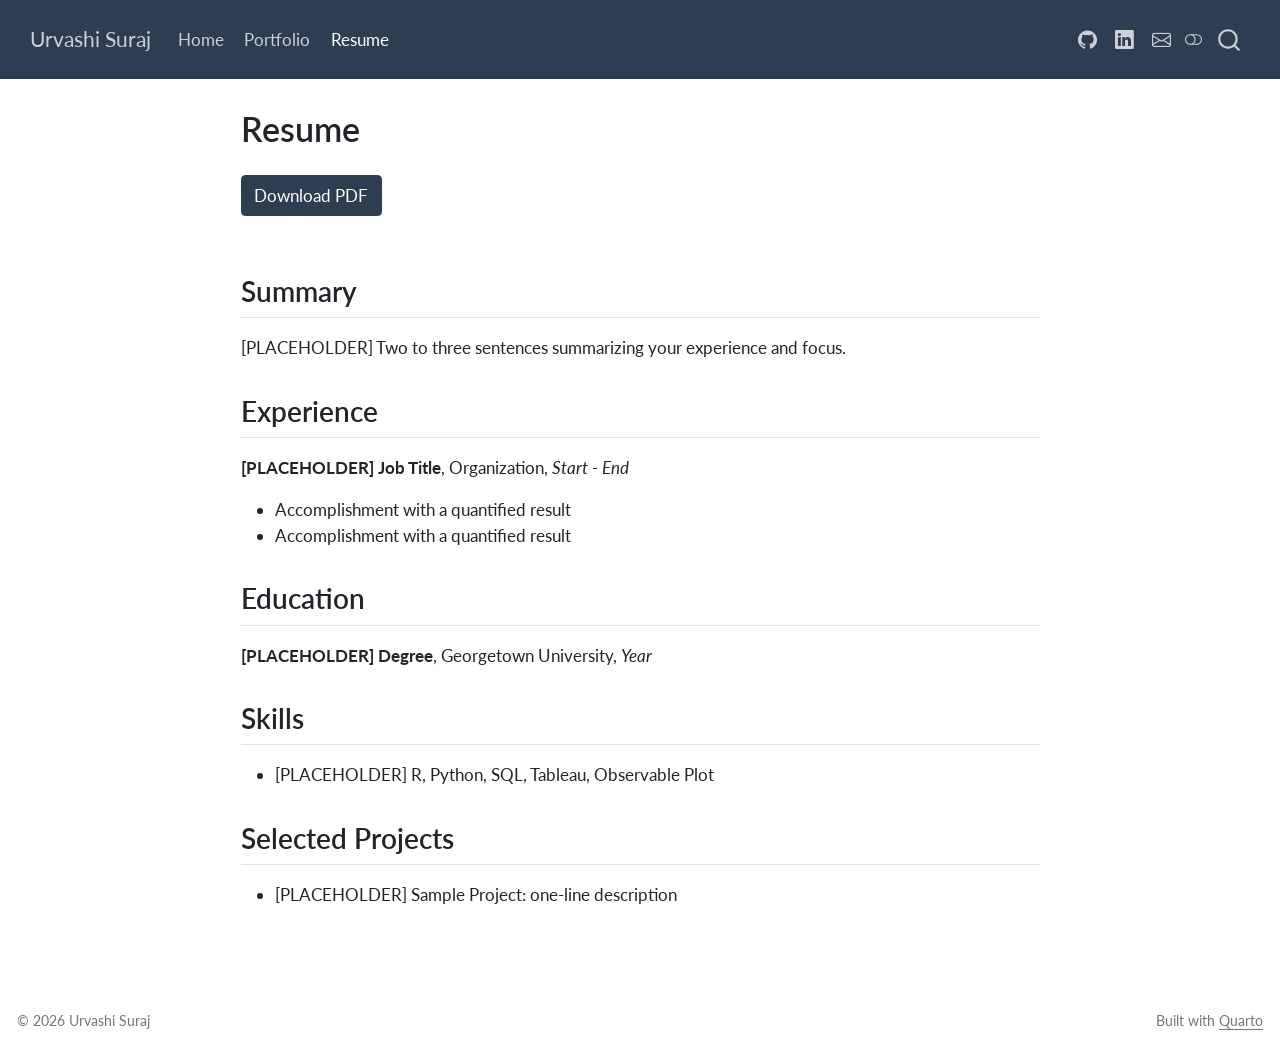
<file: docs/resume.html>
<!DOCTYPE html>
<html xmlns="http://www.w3.org/1999/xhtml" lang="en" xml:lang="en"><head>

<meta charset="utf-8">
<meta name="generator" content="quarto-1.11.9">

<meta name="viewport" content="width=device-width, initial-scale=1.0, user-scalable=yes">


<title>Resume – Urvashi Suraj</title>
<style>
/* Default styles provided by pandoc.
** See https://pandoc.org/MANUAL.html#variables-for-html for config info.
*/
span.smallcaps{font-variant: small-caps;}
div.columns{display: flex; gap: 1.5em;}
div.column{flex: auto;}
@media screen {
div.columns{gap: min(4vw, 1.5em);}
div.column{overflow-x: auto;}
}
div.hanging-indent{margin-left: 1.5em; text-indent: -1.5em;}
ul.task-list{list-style: none;}
ul.task-list li input[type="checkbox"] {
  width: 0.8em;
  margin: 0 0.8em 0.2em -1em; /* quarto-specific, see https://github.com/quarto-dev/quarto-cli/issues/4556 */ 
  vertical-align: middle;
}
</style>


<script src="site_libs/quarto-nav/quarto-nav.js"></script>
<script src="site_libs/quarto-nav/headroom.min.js"></script>
<script src="site_libs/clipboard/clipboard.min.js"></script>
<script src="site_libs/quarto-search/autocomplete.umd.js"></script>
<script src="site_libs/quarto-search/fuse.min.js"></script>
<script src="site_libs/quarto-search/quarto-search.js"></script>
<meta name="quarto:offset" content="./">
<script src="site_libs/quarto-html/quarto.js" type="module"></script>
<script src="site_libs/quarto-html/tabsets/tabsets.js" type="module"></script>
<script src="site_libs/quarto-html/scrollable-regions/scrollable-regions.js" type="module"></script>
<script src="site_libs/quarto-html/popper.min.js"></script>
<script src="site_libs/quarto-html/tippy.umd.min.js"></script>
<script src="site_libs/quarto-html/anchor.min.js"></script>
<link href="site_libs/quarto-html/tippy.css" rel="stylesheet">
<link href="site_libs/quarto-html/quarto-syntax-highlighting-63b5708e65d6cd79cd7618c58d0c21e7.css" rel="stylesheet" class="quarto-color-scheme" id="quarto-text-highlighting-styles">
<link href="site_libs/quarto-html/quarto-syntax-highlighting-dark-447e42e69aaa9833c0ba1b986f430b20.css" rel="stylesheet" class="quarto-color-scheme quarto-color-alternate" id="quarto-text-highlighting-styles">
<link href="site_libs/quarto-html/quarto-syntax-highlighting-63b5708e65d6cd79cd7618c58d0c21e7.css" rel="stylesheet" class="quarto-color-scheme-extra" id="quarto-text-highlighting-styles">
<script src="site_libs/bootstrap/bootstrap.min.js"></script>
<link href="site_libs/bootstrap/bootstrap-icons.css" rel="stylesheet">
<link href="site_libs/bootstrap/bootstrap-4f284bd4e9ed61fbc505966a4ed2d220.min.css" rel="stylesheet" append-hash="true" class="quarto-color-scheme" id="quarto-bootstrap" data-mode="light">
<link href="site_libs/bootstrap/bootstrap-dark-9b3cc0c826b4a59f2dc288e70fb3f2be.min.css" rel="stylesheet" append-hash="true" class="quarto-color-scheme quarto-color-alternate" id="quarto-bootstrap" data-mode="dark">
<link href="site_libs/bootstrap/bootstrap-4f284bd4e9ed61fbc505966a4ed2d220.min.css" rel="stylesheet" append-hash="true" class="quarto-color-scheme-extra" id="quarto-bootstrap" data-mode="light">
<script id="quarto-search-options" type="application/json">{
  "location": "navbar",
  "copy-button": false,
  "collapse-after": 3,
  "panel-placement": "end",
  "type": "overlay",
  "limit": 50,
  "keyboard-shortcut": [
    "f",
    "/",
    "s"
  ],
  "show-item-context": false,
  "language": {
    "search-no-results-text": "No results",
    "search-matching-documents-text": "matching documents",
    "search-copy-link-title": "Copy link to search",
    "search-hide-matches-text": "Hide additional matches",
    "search-more-match-text": "more match in this document",
    "search-more-matches-text": "more matches in this document",
    "search-clear-button-title": "Clear",
    "search-text-placeholder": "",
    "search-detached-cancel-button-title": "Cancel",
    "search-submit-button-title": "Submit",
    "search-label": "Search"
  }
}</script>


</head>

<body class="nav-fixed fullcontent quarto-light"><a id="quarto-skip-link" class="visually-hidden-focusable" href="#quarto-document-content">Skip to main content</a><script id="quarto-html-before-body" type="application/javascript">
    const toggleBodyColorMode = (bsSheetEl) => {
      const mode = bsSheetEl.getAttribute("data-mode");
      const bodyEl = window.document.querySelector("body");
      if (mode === "dark") {
        bodyEl.classList.add("quarto-dark");
        bodyEl.classList.remove("quarto-light");
      } else {
        bodyEl.classList.add("quarto-light");
        bodyEl.classList.remove("quarto-dark");
      }
    }
    const toggleBodyColorPrimary = () => {
      const bsSheetEl = window.document.querySelector("link#quarto-bootstrap:not([rel=disabled-stylesheet])");
      if (bsSheetEl) {
        toggleBodyColorMode(bsSheetEl);
      }
    }
    const setColorSchemeToggle = (alternate) => {
      const toggles = window.document.querySelectorAll('.quarto-color-scheme-toggle');
      for (let i=0; i < toggles.length; i++) {
        const toggle = toggles[i];
        if (toggle) {
          toggle.setAttribute("aria-checked", alternate ? "true" : "false");
          if (alternate) {
            toggle.classList.add("alternate");
          } else {
            toggle.classList.remove("alternate");
          }
        }
      }
    };
    const toggleColorMode = (alternate) => {
      // Switch the stylesheets
      const primaryStylesheets = window.document.querySelectorAll('link.quarto-color-scheme:not(.quarto-color-alternate)');
      const alternateStylesheets = window.document.querySelectorAll('link.quarto-color-scheme.quarto-color-alternate');
      manageTransitions('#quarto-margin-sidebar .nav-link', false);
      if (alternate) {
        // note: dark is layered on light, we don't disable primary!
        enableStylesheet(alternateStylesheets);
        for (const sheetNode of alternateStylesheets) {
          if (sheetNode.id === "quarto-bootstrap") {
            toggleBodyColorMode(sheetNode);
          }
        }
      } else {
        disableStylesheet(alternateStylesheets);
        enableStylesheet(primaryStylesheets)
        toggleBodyColorPrimary();
      }
      manageTransitions('#quarto-margin-sidebar .nav-link', true);
      // Switch the toggles
      setColorSchemeToggle(alternate)
    }
    // Hack to workaround the fact that safari doesn't
    // properly recolor the scrollbar when toggling (#1455).
    // Not run on load: stylesheets are set before first paint there, and
    // scrolling would undo the scroll to a URL fragment (#14973).
    // The one pixel nudge keeps the reader where they were.
    const refreshSafariScrollbar = () => {
      if (navigator.userAgent.indexOf('Safari') > 0 && navigator.userAgent.indexOf('Chrome') == -1) {
        manageTransitions("body", false);
        const scrollY = window.scrollY;
        window.scrollTo(0, scrollY > 0 ? scrollY - 1 : 1);
        setTimeout(() => {
          window.scrollTo(0, scrollY);
          manageTransitions("body", true);
        }, 40);
      }
    }
    const disableStylesheet = (stylesheets) => {
      for (let i=0; i < stylesheets.length; i++) {
        const stylesheet = stylesheets[i];
        stylesheet.rel = 'disabled-stylesheet';
      }
    }
    const enableStylesheet = (stylesheets) => {
      for (let i=0; i < stylesheets.length; i++) {
        const stylesheet = stylesheets[i];
        if(stylesheet.rel !== 'stylesheet') { // for Chrome, which will still FOUC without this check
          stylesheet.rel = 'stylesheet';
        }
      }
    }
    const manageTransitions = (selector, allowTransitions) => {
      const els = window.document.querySelectorAll(selector);
      for (let i=0; i < els.length; i++) {
        const el = els[i];
        if (allowTransitions) {
          el.classList.remove('notransition');
        } else {
          el.classList.add('notransition');
        }
      }
    }
    const isFileUrl = () => {
      return window.location.protocol === 'file:';
    }
    const hasAlternateSentinel = () => {
      let styleSentinel = getColorSchemeSentinel();
      if (styleSentinel !== null) {
        return styleSentinel === "alternate";
      } else {
        return false;
      }
    }
    const setStyleSentinel = (alternate) => {
      const value = alternate ? "alternate" : "default";
      if (!isFileUrl()) {
        window.localStorage.setItem("quarto-color-scheme", value);
      } else {
        localAlternateSentinel = value;
      }
    }
    const getColorSchemeSentinel = () => {
      if (!isFileUrl()) {
        const storageValue = window.localStorage.getItem("quarto-color-scheme");
        return storageValue != null ? storageValue : localAlternateSentinel;
      } else {
        return localAlternateSentinel;
      }
    }
    const toggleGiscusIfUsed = (isAlternate, darkModeDefault) => {
      const baseTheme = document.querySelector('#giscus-base-theme')?.value ?? 'light';
      const alternateTheme = document.querySelector('#giscus-alt-theme')?.value ?? 'dark';
      let newTheme = '';
      if(authorPrefersDark) {
        newTheme = isAlternate ? baseTheme : alternateTheme;
      } else {
        newTheme = isAlternate ? alternateTheme : baseTheme;
      }
      const changeGiscusTheme = () => {
        // From: https://github.com/giscus/giscus/issues/336
        const sendMessage = (message) => {
          const iframe = document.querySelector('iframe.giscus-frame');
          if (!iframe) return;
          iframe.contentWindow.postMessage({ giscus: message }, 'https://giscus.app');
        }
        sendMessage({
          setConfig: {
            theme: newTheme
          }
        });
      }
      const isGiscussLoaded = window.document.querySelector('iframe.giscus-frame') !== null;
      if (isGiscussLoaded) {
        changeGiscusTheme();
      }
    };
    const authorPrefersDark = false;
    const darkModeDefault = authorPrefersDark;
      document.querySelector('link#quarto-text-highlighting-styles.quarto-color-scheme-extra').rel = 'disabled-stylesheet';
      document.querySelector('link#quarto-bootstrap.quarto-color-scheme-extra').rel = 'disabled-stylesheet';
    let localAlternateSentinel = darkModeDefault ? 'alternate' : 'default';
    // Dark / light mode switch
    window.quartoToggleColorScheme = () => {
      // Read the current dark / light value
      let toAlternate = !hasAlternateSentinel();
      toggleColorMode(toAlternate);
      refreshSafariScrollbar();
      setStyleSentinel(toAlternate);
      toggleGiscusIfUsed(toAlternate, darkModeDefault);
      window.dispatchEvent(new Event('resize'));
    };
    // Switch to dark mode if need be
    if (hasAlternateSentinel()) {
      toggleColorMode(true);
    } else {
      toggleColorMode(false);
    }
  </script>

<div id="quarto-search-results"></div>
  <header id="quarto-header" class="headroom fixed-top">
    <nav class="navbar navbar-expand-lg " data-bs-theme="dark" aria-label="Site">
      <div class="navbar-container container-fluid">
      <div class="navbar-brand-container mx-auto">
    <a class="navbar-brand" href="./index.html">
    <span class="navbar-title">Urvashi Suraj</span>
    </a>
  </div>
          <button class="navbar-toggler" type="button" data-bs-toggle="collapse" data-bs-target="#navbarCollapse" aria-controls="navbarCollapse" aria-expanded="false" aria-label="Toggle navigation" onclick="if (window.quartoToggleHeadroom) { window.quartoToggleHeadroom(); }">
  <span class="navbar-toggler-icon"></span>
</button>
          <div class="collapse navbar-collapse" id="navbarCollapse">
            <ul class="navbar-nav navbar-nav-scroll me-auto">
  <li class="nav-item">
    <a class="nav-link" href="./index.html"> 
<span class="menu-text">Home</span></a>
  </li>  
  <li class="nav-item">
    <a class="nav-link" href="./portfolio.html"> 
<span class="menu-text">Portfolio</span></a>
  </li>  
  <li class="nav-item">
    <a class="nav-link active" href="./resume.html" aria-current="page"> 
<span class="menu-text">Resume</span></a>
  </li>  
</ul>
            <ul class="navbar-nav navbar-nav-scroll ms-auto">
  <li class="nav-item compact">
    <a class="nav-link" href="https://github.com/uu14-cmyk"> <i class="bi bi-github" role="img" aria-label="GitHub">
</i> 
<span class="menu-text"></span></a>
  </li>  
  <li class="nav-item compact">
    <a class="nav-link" href="https://www.linkedin.com/in/your-handle"> <i class="bi bi-linkedin" role="img" aria-label="LinkedIn">
</i> 
<span class="menu-text"></span></a>
  </li>  
  <li class="nav-item compact">
    <a class="nav-link" href="mailto:you@example.com"> <i class="bi bi-envelope" role="img" aria-label="Email">
</i> 
<span class="menu-text"></span></a>
  </li>  
</ul>
          </div> <!-- /navcollapse -->
            <div class="quarto-navbar-tools">
  <button type="button" role="switch" aria-checked="false" class="quarto-color-scheme-toggle quarto-navigation-tool  px-1" onclick="window.quartoToggleColorScheme(); return false;" title="Toggle dark mode" aria-label="Toggle dark mode"><i class="bi"></i></button>
</div>
            <div id="quarto-search" class="" title="Search"></div>
      </div> <!-- /container-fluid -->
    </nav>
</header>
<!-- content -->
<div id="quarto-content" class="quarto-container page-columns page-rows-contents page-layout-article page-navbar">
<!-- sidebar -->
<!-- margin-sidebar -->
    
<!-- main -->
<main class="content" id="quarto-document-content" tabindex="-1">


<header id="title-block-header" class="quarto-title-block default">
<div class="quarto-title">
<h1 class="title">Resume</h1>
</div>



<div class="quarto-title-meta">

    
  
    
  </div>
  


</header>


<p><a href="files/resume.pdf" class="btn btn-primary btn-resume">Download PDF</a></p>
<section id="summary" class="level2">
<h2 class="anchored" data-anchor-id="summary">Summary</h2>
<p>[PLACEHOLDER] Two to three sentences summarizing your experience and focus.</p>
</section>
<section id="experience" class="level2">
<h2 class="anchored" data-anchor-id="experience">Experience</h2>
<p><strong>[PLACEHOLDER] Job Title</strong>, Organization, <em>Start - End</em></p>
<ul>
<li>Accomplishment with a quantified result</li>
<li>Accomplishment with a quantified result</li>
</ul>
</section>
<section id="education" class="level2">
<h2 class="anchored" data-anchor-id="education">Education</h2>
<p><strong>[PLACEHOLDER] Degree</strong>, Georgetown University, <em>Year</em></p>
</section>
<section id="skills" class="level2">
<h2 class="anchored" data-anchor-id="skills">Skills</h2>
<ul>
<li>[PLACEHOLDER] R, Python, SQL, Tableau, Observable Plot</li>
</ul>
</section>
<section id="selected-projects" class="level2">
<h2 class="anchored" data-anchor-id="selected-projects">Selected Projects</h2>
<ul>
<li>[PLACEHOLDER] Sample Project: one-line description</li>
</ul>


</section>

</main> <!-- /main -->
<script id="quarto-html-after-body" type="application/javascript">
  window.document.addEventListener("DOMContentLoaded", function (event) {
    // Ensure there is a toggle, if there isn't float one in the top right
    if (window.document.querySelector('.quarto-color-scheme-toggle') === null) {
      const toggle = window.document.createElement('button');
      toggle.type = "button";
      toggle.setAttribute("role", "switch");
      toggle.setAttribute("aria-checked", "false");
      toggle.classList.add('top-right');
      toggle.classList.add('quarto-color-scheme-toggle');
      toggle.setAttribute("aria-label", "Toggle dark mode");
      toggle.onclick = function() { try { window.quartoToggleColorScheme(); } catch {} return false; };
      const i = window.document.createElement("i");
      i.classList.add('bi');
      toggle.appendChild(i);
      // Put the toggle in a landmark of its own, so that landmark navigation
      // can reach it.
      //
      // The container is always a fresh direct child of body, and the toggle is
      // never moved into page furniture that the theme or the author controls.
      // The toggle is positioned against the page, so any ancestor that
      // establishes a containing block captures it: a positioned element or a
      // grid for position: absolute, and transform, filter, will-change or
      // contain for position: fixed. A direct child of body has none of these
      // to inherit, and the shift when one appears is silent and visual.
      //
      // ARIA says a document should have at most one banner, and axe reports a
      // duplicate whether or not the banners carry distinct labels. So use a
      // header when the page has no banner yet, and a named region otherwise.
      //
      // A header is a banner wherever it sits, unless it is inside sectioning
      // content, so this cannot just look at the children of body: a custom
      // page layout wraps the title block header in a plain div. An explicit
      // role="banner" always counts.
      const sectioning = 'article, aside, main, nav, section, [role="article"], [role="complementary"], [role="main"], [role="navigation"], [role="region"]';
      const hasBanner = Array.from(
        window.document.querySelectorAll('header:not([role]), [role="banner"]')
      ).some(function(el) {
        return el.hasAttribute("role") || el.closest(sectioning) === null;
      });
      const container = window.document.createElement(hasBanner ? "div" : "header");
      if (hasBanner) {
        container.setAttribute("role", "region");
        container.setAttribute("aria-label", "Toggle dark mode");
      }
      container.classList.add('quarto-color-scheme-toggle-container');
      container.appendChild(toggle);
      window.document.body.appendChild(container);
    }
    setColorSchemeToggle(hasAlternateSentinel())
    const icon = "";
    const anchorJS = new window.AnchorJS();
    anchorJS.options = {
      placement: 'right',
      icon: icon
    };
    anchorJS.add('.anchored');
    const isCodeAnnotation = (el) => {
      for (const clz of el.classList) {
        if (clz.startsWith('code-annotation-')) {                     
          return true;
        }
      }
      return false;
    }
    const onCopySuccess = function(e) {
      // button target
      const button = e.trigger;
      // don't keep focus
      button.blur();
      // flash "checked"
      button.classList.add('code-copy-button-checked');
      var currentTitle = button.getAttribute("title");
      button.setAttribute("title", "Copied!");
      let tooltip;
      if (window.bootstrap) {
        button.setAttribute("data-bs-toggle", "tooltip");
        button.setAttribute("data-bs-placement", "left");
        button.setAttribute("data-bs-title", "Copied!");
        tooltip = new bootstrap.Tooltip(button, 
          { trigger: "manual", 
            customClass: "code-copy-button-tooltip",
            offset: [0, -8]});
        tooltip.show();    
      }
      setTimeout(function() {
        if (tooltip) {
          tooltip.hide();
          button.removeAttribute("data-bs-title");
          button.removeAttribute("data-bs-toggle");
          button.removeAttribute("data-bs-placement");
        }
        button.setAttribute("title", currentTitle);
        button.classList.remove('code-copy-button-checked');
      }, 1000);
      // clear code selection
      e.clearSelection();
    }
    const getTextToCopy = function(trigger) {
      const outerScaffold = trigger.parentElement.cloneNode(true);
      const codeEl = outerScaffold.querySelector('code');
      for (const childEl of codeEl.children) {
        if (isCodeAnnotation(childEl)) {
          childEl.remove();
        }
      }
      return codeEl.innerText;
    }
    const clipboard = new window.ClipboardJS('.code-copy-button:not([data-in-quarto-modal])', {
      text: getTextToCopy
    });
    clipboard.on('success', onCopySuccess);
    if (window.document.getElementById('quarto-embedded-source-code-modal')) {
      const clipboardModal = new window.ClipboardJS('.code-copy-button[data-in-quarto-modal]', {
        text: getTextToCopy,
        container: window.document.getElementById('quarto-embedded-source-code-modal')
      });
      clipboardModal.on('success', onCopySuccess);
    }
      var localhostRegex = new RegExp(/^(?:http|https):\/\/localhost\:?[0-9]*\//);
      var mailtoRegex = new RegExp(/^mailto:/);
        var filterRegex = new RegExp('/' + window.location.host + '/');
      var isInternal = (href) => {
          return filterRegex.test(href) || localhostRegex.test(href) || mailtoRegex.test(href);
      }
      // Inspect non-navigation links and adorn them if external
      window.quartoDecorateExternalLinks = function (root) {
     var links = (root || window.document).querySelectorAll('a[href]:not(.nav-link):not(.navbar-brand):not(.toc-action):not(.sidebar-link):not(.sidebar-item-toggle):not(.pagination-link):not(.no-external):not([aria-hidden]):not(.dropdown-item):not(.quarto-navigation-tool):not(.about-link)');
      for (var i=0; i<links.length; i++) {
        const link = links[i];
        if (!isInternal(link.href)) {
          // undo the damage that might have been done by quarto-nav.js in the case of
          // links that we want to consider external
          if (link.dataset.originalHref !== undefined) {
            link.href = link.dataset.originalHref;
          }
          if (!link.classList.contains('no-external-icon')) {
          }
        }
      }
      };
      window.quartoDecorateExternalLinks(window.document);
    // Esc closes the popup (WCAG 1.4.13) and focus leaving both trigger and
    // popup closes it (WCAG 2.4.11); tippy handles neither for interactive popups.
    const hideOnEscAndFocusOut = {
      name: 'hideOnEscAndFocusOut',
      defaultValue: true,
      fn(instance) {
        const dismiss = () => {
          // A show scheduled by the trigger delay would otherwise reopen it
          instance.clearDelayTimeouts();
          instance.hide();
        };
        const onKeyDown = (event) => {
          if (event.key !== 'Escape') {
            return;
          }
          // Keep Esc from also reaching page handlers (e.g. reveal.js overview),
          // except an open reveal.js slide menu, which Esc should close too.
          // The menu handles keys only when its keyboard option is on.
          const menuHandlesEsc = window.Reveal?.getPlugin?.('menu')?.isOpen() &&
            window.Reveal.getConfig().menu?.keyboard !== false;
          if (!menuHandlesEsc) {
            event.stopPropagation();
          }
          if (instance.popper.contains(window.document.activeElement)) {
            // Disabled while refocusing so the focus trigger does not reopen it
            instance.disable();
            instance.reference.focus();
            instance.enable();
          }
          dismiss();
        };
        const onFocusOut = (event) => {
          const target = event.relatedTarget;
          if (target && !instance.reference.contains(target) &&
              !instance.popper.contains(target)) {
            dismiss();
          }
        };
        // On the trigger too: a click trigger (code-annotations: select) has no
        // blur handling. Attached for the instance's lifetime so leaving the
        // trigger also cancels a show still pending on the trigger delay.
        instance.reference.addEventListener('focusout', onFocusOut);
        return {
          onShow() {
            window.document.addEventListener('keydown', onKeyDown, true);
            instance.popper.addEventListener('focusout', onFocusOut);
          },
          onHide() {
            window.document.removeEventListener('keydown', onKeyDown, true);
            instance.popper.removeEventListener('focusout', onFocusOut);
          },
          onDestroy() {
            instance.reference.removeEventListener('focusout', onFocusOut);
          },
        };
      },
    };
    function tippyHover(el, contentFn, onTriggerFn, onUntriggerFn) {
      const config = {
        allowHTML: true,
        maxWidth: 500,
        delay: 100,
        arrow: false,
        appendTo: function(el) {
            return el.parentElement;
        },
        interactive: true,
        interactiveBorder: 10,
        theme: 'quarto',
        placement: 'bottom-start',
        plugins: [hideOnEscAndFocusOut],
      };
      if (contentFn) {
        config.content = contentFn;
      }
      if (onTriggerFn) {
        config.onTrigger = onTriggerFn;
      }
      if (onUntriggerFn) {
        config.onUntrigger = onUntriggerFn;
      }
      window.tippy(el, config); 
    }
    const noterefs = window.document.querySelectorAll('a[role="doc-noteref"]');
    for (var i=0; i<noterefs.length; i++) {
      const ref = noterefs[i];
      tippyHover(ref, function() {
        // use id or data attribute instead here
        let href = ref.getAttribute('data-footnote-href') || ref.getAttribute('href');
        try { href = new URL(href).hash; } catch {}
        const id = href.replace(/^#\/?/, "");
        const note = window.document.getElementById(id);
        if (note) {
          return note.innerHTML;
        } else {
          return "";
        }
      });
    }
    const xrefs = window.document.querySelectorAll('a.quarto-xref');
    const processXRef = (id, note) => {
      // Strip column container classes
      const stripColumnClz = (el) => {
        el.classList.remove("page-full", "page-columns");
        if (el.children) {
          for (const child of el.children) {
            stripColumnClz(child);
          }
        }
      }
      stripColumnClz(note)
      if (id === null || id.startsWith('sec-')) {
        // Special case sections, only their first couple elements
        const container = document.createElement("div");
        if (note.children && note.children.length > 2) {
          container.appendChild(note.children[0].cloneNode(true));
          for (let i = 1; i < note.children.length; i++) {
            const child = note.children[i];
            if (child.tagName === "P" && child.innerText === "") {
              continue;
            } else {
              container.appendChild(child.cloneNode(true));
              break;
            }
          }
          if (window.Quarto?.typesetMath) {
            window.Quarto.typesetMath(container);
          }
          return container.innerHTML
        } else {
          if (window.Quarto?.typesetMath) {
            window.Quarto.typesetMath(note);
          }
          return note.innerHTML;
        }
      } else {
        // Remove any anchor links if they are present
        const anchorLink = note.querySelector('a.anchorjs-link');
        if (anchorLink) {
          anchorLink.remove();
        }
        if (window.Quarto?.typesetMath) {
          window.Quarto.typesetMath(note);
        }
        if (note.classList.contains("callout")) {
          return note.outerHTML;
        } else {
          return note.innerHTML;
        }
      }
    }
    for (var i=0; i<xrefs.length; i++) {
      const xref = xrefs[i];
      tippyHover(xref, undefined, function(instance) {
        instance.disable();
        let url = xref.getAttribute('href');
        let hash = undefined; 
        if (url.startsWith('#')) {
          hash = url;
        } else {
          try { hash = new URL(url).hash; } catch {}
        }
        if (hash) {
          const id = hash.replace(/^#\/?/, "");
          const note = window.document.getElementById(id);
          if (note !== null) {
            try {
              const html = processXRef(id, note.cloneNode(true));
              instance.setContent(html);
            } finally {
              instance.enable();
              instance.show();
            }
          } else {
            // See if we can fetch this
            fetch(url.split('#')[0])
            .then(res => res.text())
            .then(html => {
              const parser = new DOMParser();
              const htmlDoc = parser.parseFromString(html, "text/html");
              const note = htmlDoc.getElementById(id);
              if (note !== null) {
                const html = processXRef(id, note);
                instance.setContent(html);
              } 
            }).finally(() => {
              instance.enable();
              instance.show();
            });
          }
        } else {
          // See if we can fetch a full url (with no hash to target)
          // This is a special case and we should probably do some content thinning / targeting
          fetch(url)
          .then(res => res.text())
          .then(html => {
            const parser = new DOMParser();
            const htmlDoc = parser.parseFromString(html, "text/html");
            const note = htmlDoc.querySelector('main.content');
            if (note !== null) {
              // This should only happen for chapter cross references
              // (since there is no id in the URL)
              // remove the first header
              if (note.children.length > 0 && note.children[0].tagName === "HEADER") {
                note.children[0].remove();
              }
              const html = processXRef(null, note);
              instance.setContent(html);
            } 
          }).finally(() => {
            instance.enable();
            instance.show();
          });
        }
      }, function(instance) {
      });
    }
        let selectedAnnoteEl;
        const selectorForAnnotation = ( cell, annotation) => {
          let cellAttr = 'data-code-cell="' + cell + '"';
          let lineAttr = 'data-code-annotation="' +  annotation + '"';
          const selector = 'span[' + cellAttr + '][' + lineAttr + ']';
          return selector;
        }
        const selectCodeLines = (annoteEl) => {
          const doc = window.document;
          const targetCell = annoteEl.getAttribute("data-target-cell");
          const targetAnnotation = annoteEl.getAttribute("data-target-annotation");
          const annoteSpan = window.document.querySelector(selectorForAnnotation(targetCell, targetAnnotation));
          const lines = annoteSpan.getAttribute("data-code-lines").split(",");
          const lineIds = lines.map((line) => {
            return targetCell + "-" + line;
          })
          // Each band is positioned against its own containing block, which is
          // not the offsetParent of the lines, so place it from client rects.
          const placeBand = (band, firstEl, lastEl, codeBlock) => {
            const container = band.offsetParent;
            if (container === null) {
              return;
            }
            const containerRect = container.getBoundingClientRect();
            // Reveal.js scales slides with a transform, so convert client
            // pixels back to the CSS pixels of the container.
            const scale = containerRect.height / container.offsetHeight || 1;
            const firstRect = firstEl.getBoundingClientRect();
            const lastRect = lastEl.getBoundingClientRect();
            const top = (firstRect.top - containerRect.top) / scale - container.clientTop + container.scrollTop;
            const height = (lastRect.bottom - firstRect.top) / scale;
            band.style.top = top - 2 + "px";
            band.style.height = height + 4 + "px";
            if (codeBlock) {
              // Without the copy button wrapper, the containing block is wider
              // than the code block, so span the code block explicitly.
              const blockRect = codeBlock.getBoundingClientRect();
              band.style.left = (blockRect.left - containerRect.left) / scale - container.clientLeft + container.scrollLeft + "px";
              band.style.width = blockRect.width / scale + "px";
            }
          };
          if (lineIds.length > 0) {
            const el = window.document.getElementById(lineIds[0]);
            const lastEl = window.document.getElementById(lineIds[lineIds.length - 1]);
            const parent = el.parentElement.parentElement;
            // cook up a div (if necessary) and position it
            let div = window.document.getElementById("code-annotation-line-highlight");
            if (div === null) {
              div = window.document.createElement("div");
              div.setAttribute("id", "code-annotation-line-highlight");
              div.style.position = 'absolute';
              parent.appendChild(div);
            }
            placeBand(div, el, lastEl, parent.closest("div.sourceCode") || parent);
            let gutterDiv = window.document.getElementById("code-annotation-line-highlight-gutter");
            if (gutterDiv === null) {
              gutterDiv = window.document.createElement("div");
              gutterDiv.setAttribute("id", "code-annotation-line-highlight-gutter");
              gutterDiv.style.position = 'absolute';
              const codeCell = window.document.getElementById(targetCell);
              const gutter = codeCell.querySelector('.code-annotation-gutter');
              gutter.appendChild(gutterDiv);
            }
            placeBand(gutterDiv, el, lastEl);
            selectedAnnoteEl = annoteEl;
          }
        };
        const unselectCodeLines = () => {
          const elementsIds = ["code-annotation-line-highlight", "code-annotation-line-highlight-gutter"];
          elementsIds.forEach((elId) => {
            const div = window.document.getElementById(elId);
            if (div) {
              div.remove();
            }
          });
          selectedAnnoteEl = undefined;
        };
          // Handle positioning of the toggle
      window.addEventListener(
        "resize",
        throttle(() => {
          elRect = undefined;
          if (selectedAnnoteEl) {
            selectCodeLines(selectedAnnoteEl);
          }
        }, 10)
      );
      function throttle(fn, ms) {
      let throttle = false;
      let timer;
        return (...args) => {
          if(!throttle) { // first call gets through
              fn.apply(this, args);
              throttle = true;
          } else { // all the others get throttled
              if(timer) clearTimeout(timer); // cancel #2
              timer = setTimeout(() => {
                fn.apply(this, args);
                timer = throttle = false;
              }, ms);
          }
        };
      }
        // Attach click handler to the DT
        const annoteDls = window.document.querySelectorAll('dt[data-target-cell]');
        for (const annoteDlNode of annoteDls) {
          annoteDlNode.addEventListener('click', (event) => {
            const clickedEl = event.target;
            if (clickedEl !== selectedAnnoteEl) {
              unselectCodeLines();
              const activeEl = window.document.querySelector('dt[data-target-cell].code-annotation-active');
              if (activeEl) {
                activeEl.classList.remove('code-annotation-active');
              }
              selectCodeLines(clickedEl);
              clickedEl.classList.add('code-annotation-active');
            } else {
              // Unselect the line
              unselectCodeLines();
              clickedEl.classList.remove('code-annotation-active');
            }
          });
        }
    const findCites = (el) => {
      const parentEl = el.parentElement;
      if (parentEl) {
        const cites = parentEl.dataset.cites;
        if (cites) {
          return {
            el,
            cites: cites.split(' ')
          };
        } else {
          return findCites(el.parentElement)
        }
      } else {
        return undefined;
      }
    };
    var bibliorefs = window.document.querySelectorAll('a[role="doc-biblioref"]');
    for (var i=0; i<bibliorefs.length; i++) {
      const ref = bibliorefs[i];
      const citeInfo = findCites(ref);
      if (citeInfo) {
        tippyHover(citeInfo.el, function() {
          var popup = window.document.createElement('div');
          citeInfo.cites.forEach(function(cite) {
            var citeDiv = window.document.createElement('div');
            citeDiv.classList.add('hanging-indent');
            citeDiv.classList.add('csl-entry');
            var biblioDiv = window.document.getElementById('ref-' + cite);
            if (biblioDiv) {
              citeDiv.innerHTML = biblioDiv.innerHTML;
            }
            popup.appendChild(citeDiv);
          });
          return popup.innerHTML;
        });
      }
    }
  });
  </script>
  <script type="application/javascript">
  window.quartoScrollableRegionsLabels = {"code":"Scrollable code","output":"Scrollable output"};
  </script>
</div> <!-- /content -->
<footer class="footer">
  <div class="nav-footer">
    <div class="nav-footer-left">
<p>© 2026 Urvashi Suraj</p>
</div>   
    <div class="nav-footer-center">
      &nbsp;
    </div>
    <div class="nav-footer-right">
<p>Built with <a href="https://quarto.org/">Quarto</a></p>
</div>
  </div>
</footer>




</body></html>
</file>
<file: docs/site_libs/quarto-html/tippy.css>
.tippy-box[data-animation=fade][data-state=hidden]{opacity:0}[data-tippy-root]{max-width:calc(100vw - 10px)}.tippy-box{position:relative;background-color:#333;color:#fff;border-radius:4px;font-size:14px;line-height:1.4;white-space:normal;outline:0;transition-property:transform,visibility,opacity}.tippy-box[data-placement^=top]>.tippy-arrow{bottom:0}.tippy-box[data-placement^=top]>.tippy-arrow:before{bottom:-7px;left:0;border-width:8px 8px 0;border-top-color:initial;transform-origin:center top}.tippy-box[data-placement^=bottom]>.tippy-arrow{top:0}.tippy-box[data-placement^=bottom]>.tippy-arrow:before{top:-7px;left:0;border-width:0 8px 8px;border-bottom-color:initial;transform-origin:center bottom}.tippy-box[data-placement^=left]>.tippy-arrow{right:0}.tippy-box[data-placement^=left]>.tippy-arrow:before{border-width:8px 0 8px 8px;border-left-color:initial;right:-7px;transform-origin:center left}.tippy-box[data-placement^=right]>.tippy-arrow{left:0}.tippy-box[data-placement^=right]>.tippy-arrow:before{left:-7px;border-width:8px 8px 8px 0;border-right-color:initial;transform-origin:center right}.tippy-box[data-inertia][data-state=visible]{transition-timing-function:cubic-bezier(.54,1.5,.38,1.11)}.tippy-arrow{width:16px;height:16px;color:#333}.tippy-arrow:before{content:"";position:absolute;border-color:transparent;border-style:solid}.tippy-content{position:relative;padding:5px 9px;z-index:1}
</file>
<file: docs/site_libs/quarto-html/quarto-syntax-highlighting-63b5708e65d6cd79cd7618c58d0c21e7.css>
/* quarto syntax highlight colors */
:root {
  --quarto-hl-ot-color: #003B4F;
  --quarto-hl-at-color: #657422;
  --quarto-hl-ss-color: #20794D;
  --quarto-hl-an-color: #5E5E5E;
  --quarto-hl-fu-color: #4758AB;
  --quarto-hl-st-color: #20794D;
  --quarto-hl-cf-color: #003B4F;
  --quarto-hl-op-color: #5E5E5E;
  --quarto-hl-er-color: #AD0000;
  --quarto-hl-bn-color: #AD0000;
  --quarto-hl-al-color: #AD0000;
  --quarto-hl-va-color: #111111;
  --quarto-hl-bu-color: inherit;
  --quarto-hl-ex-color: inherit;
  --quarto-hl-pp-color: #AD0000;
  --quarto-hl-in-color: #5E5E5E;
  --quarto-hl-vs-color: #20794D;
  --quarto-hl-wa-color: #5E5E5E;
  --quarto-hl-do-color: #5E5E5E;
  --quarto-hl-im-color: #00769E;
  --quarto-hl-ch-color: #20794D;
  --quarto-hl-dt-color: #AD0000;
  --quarto-hl-fl-color: #AD0000;
  --quarto-hl-co-color: #5E5E5E;
  --quarto-hl-cv-color: #5E5E5E;
  --quarto-hl-cn-color: #8f5902;
  --quarto-hl-sc-color: #5E5E5E;
  --quarto-hl-dv-color: #AD0000;
  --quarto-hl-kw-color: #003B4F;
}

/* other quarto variables */
:root {
  --quarto-font-monospace: SFMono-Regular, Menlo, Monaco, Consolas, "Liberation Mono", "Courier New", monospace;
}

/* syntax highlight based on Pandoc's rules */
pre > code.sourceCode > span {
  color: #003B4F;
}

code.sourceCode > span {
  color: #003B4F;
}

div.sourceCode,
div.sourceCode pre.sourceCode {
  color: #003B4F;
}

/* Normal */
code span {
  color: #003B4F;
}

/* Alert */
code span.al {
  color: #AD0000;
  font-style: inherit;
}

/* Annotation */
code span.an {
  color: #5E5E5E;
  font-style: inherit;
}

/* Attribute */
code span.at {
  color: #657422;
  font-style: inherit;
}

/* BaseN */
code span.bn {
  color: #AD0000;
  font-style: inherit;
}

/* BuiltIn */
code span.bu {
  font-style: inherit;
}

/* ControlFlow */
code span.cf {
  color: #003B4F;
  font-weight: bold;
  font-style: inherit;
}

/* Char */
code span.ch {
  color: #20794D;
  font-style: inherit;
}

/* Constant */
code span.cn {
  color: #8f5902;
  font-style: inherit;
}

/* Comment */
code span.co {
  color: #5E5E5E;
  font-style: inherit;
}

/* CommentVar */
code span.cv {
  color: #5E5E5E;
  font-style: italic;
}

/* Documentation */
code span.do {
  color: #5E5E5E;
  font-style: italic;
}

/* DataType */
code span.dt {
  color: #AD0000;
  font-style: inherit;
}

/* DecVal */
code span.dv {
  color: #AD0000;
  font-style: inherit;
}

/* Error */
code span.er {
  color: #AD0000;
  font-style: inherit;
}

/* Extension */
code span.ex {
  font-style: inherit;
}

/* Float */
code span.fl {
  color: #AD0000;
  font-style: inherit;
}

/* Function */
code span.fu {
  color: #4758AB;
  font-style: inherit;
}

/* Import */
code span.im {
  color: #00769E;
  font-style: inherit;
}

/* Information */
code span.in {
  color: #5E5E5E;
  font-style: inherit;
}

/* Keyword */
code span.kw {
  color: #003B4F;
  font-weight: bold;
  font-style: inherit;
}

/* Operator */
code span.op {
  color: #5E5E5E;
  font-style: inherit;
}

/* Other */
code span.ot {
  color: #003B4F;
  font-style: inherit;
}

/* Preprocessor */
code span.pp {
  color: #AD0000;
  font-style: inherit;
}

/* SpecialChar */
code span.sc {
  color: #5E5E5E;
  font-style: inherit;
}

/* SpecialString */
code span.ss {
  color: #20794D;
  font-style: inherit;
}

/* String */
code span.st {
  color: #20794D;
  font-style: inherit;
}

/* Variable */
code span.va {
  color: #111111;
  font-style: inherit;
}

/* VerbatimString */
code span.vs {
  color: #20794D;
  font-style: inherit;
}

/* Warning */
code span.wa {
  color: #5E5E5E;
  font-style: italic;
}

.prevent-inlining {
  content: "</";
}

/*# sourceMappingURL=054cc16b9e9817627be6994582d2ffb5.css.map */
</file>
<file: docs/site_libs/quarto-html/quarto-syntax-highlighting-dark-447e42e69aaa9833c0ba1b986f430b20.css>
/* quarto syntax highlight colors */
:root {
  --quarto-hl-al-color: #f07178;
  --quarto-hl-an-color: #d4d0ab;
  --quarto-hl-at-color: #00e0e0;
  --quarto-hl-bn-color: #d4d0ab;
  --quarto-hl-bu-color: #abe338;
  --quarto-hl-ch-color: #abe338;
  --quarto-hl-co-color: #f8f8f2;
  --quarto-hl-cv-color: #ffd700;
  --quarto-hl-cn-color: #ffd700;
  --quarto-hl-cf-color: #ffa07a;
  --quarto-hl-dt-color: #ffa07a;
  --quarto-hl-dv-color: #d4d0ab;
  --quarto-hl-do-color: #f8f8f2;
  --quarto-hl-er-color: #f07178;
  --quarto-hl-ex-color: #00e0e0;
  --quarto-hl-fl-color: #d4d0ab;
  --quarto-hl-fu-color: #ffa07a;
  --quarto-hl-im-color: #abe338;
  --quarto-hl-in-color: #d4d0ab;
  --quarto-hl-kw-color: #ffa07a;
  --quarto-hl-op-color: #ffa07a;
  --quarto-hl-ot-color: #00e0e0;
  --quarto-hl-pp-color: #dcc6e0;
  --quarto-hl-re-color: #00e0e0;
  --quarto-hl-sc-color: #abe338;
  --quarto-hl-ss-color: #abe338;
  --quarto-hl-st-color: #abe338;
  --quarto-hl-va-color: #00e0e0;
  --quarto-hl-vs-color: #abe338;
  --quarto-hl-wa-color: #dcc6e0;
}

/* other quarto variables */
:root {
  --quarto-font-monospace: SFMono-Regular, Menlo, Monaco, Consolas, "Liberation Mono", "Courier New", monospace;
}

/* syntax highlight based on Pandoc's rules */
pre > code.sourceCode > span {
  color: #f8f8f2;
}

code.sourceCode > span {
  color: #f8f8f2;
}

div.sourceCode,
div.sourceCode pre.sourceCode {
  color: #f8f8f2;
}

/* Normal */
code span {
  color: #f8f8f2;
}

/* Alert */
code span.al {
  color: #f07178;
}

/* Annotation */
code span.an {
  color: #d4d0ab;
}

/* Attribute */
code span.at {
  color: #00e0e0;
}

/* BaseN */
code span.bn {
  color: #d4d0ab;
}

/* BuiltIn */
code span.bu {
  color: #abe338;
}

/* ControlFlow */
code span.cf {
  font-weight: bold;
  color: #ffa07a;
}

/* Char */
code span.ch {
  color: #abe338;
}

/* Constant */
code span.cn {
  color: #ffd700;
}

/* Comment */
code span.co {
  font-style: italic;
  color: #f8f8f2;
}

/* CommentVar */
code span.cv {
  color: #ffd700;
}

/* Documentation */
code span.do {
  color: #f8f8f2;
}

/* DataType */
code span.dt {
  color: #ffa07a;
}

/* DecVal */
code span.dv {
  color: #d4d0ab;
}

/* Error */
code span.er {
  color: #f07178;
  text-decoration: underline;
}

/* Extension */
code span.ex {
  font-weight: bold;
  color: #00e0e0;
}

/* Float */
code span.fl {
  color: #d4d0ab;
}

/* Function */
code span.fu {
  color: #ffa07a;
}

/* Import */
code span.im {
  color: #abe338;
}

/* Information */
code span.in {
  color: #d4d0ab;
}

/* Keyword */
code span.kw {
  font-weight: bold;
  color: #ffa07a;
}

/* Operator */
code span.op {
  color: #ffa07a;
}

/* Other */
code span.ot {
  color: #00e0e0;
}

/* Preprocessor */
code span.pp {
  color: #dcc6e0;
}

/* RegionMarker */
code span.re {
  background-color: #f8f8f2;
  color: #00e0e0;
}

/* SpecialChar */
code span.sc {
  color: #abe338;
}

/* SpecialString */
code span.ss {
  color: #abe338;
}

/* String */
code span.st {
  color: #abe338;
}

/* Variable */
code span.va {
  color: #00e0e0;
}

/* VerbatimString */
code span.vs {
  color: #abe338;
}

/* Warning */
code span.wa {
  color: #dcc6e0;
}

.prevent-inlining {
  content: "</";
}

/*# sourceMappingURL=be8e1111c2b710f7c3a4926ffa2967aa.css.map */
</file>
